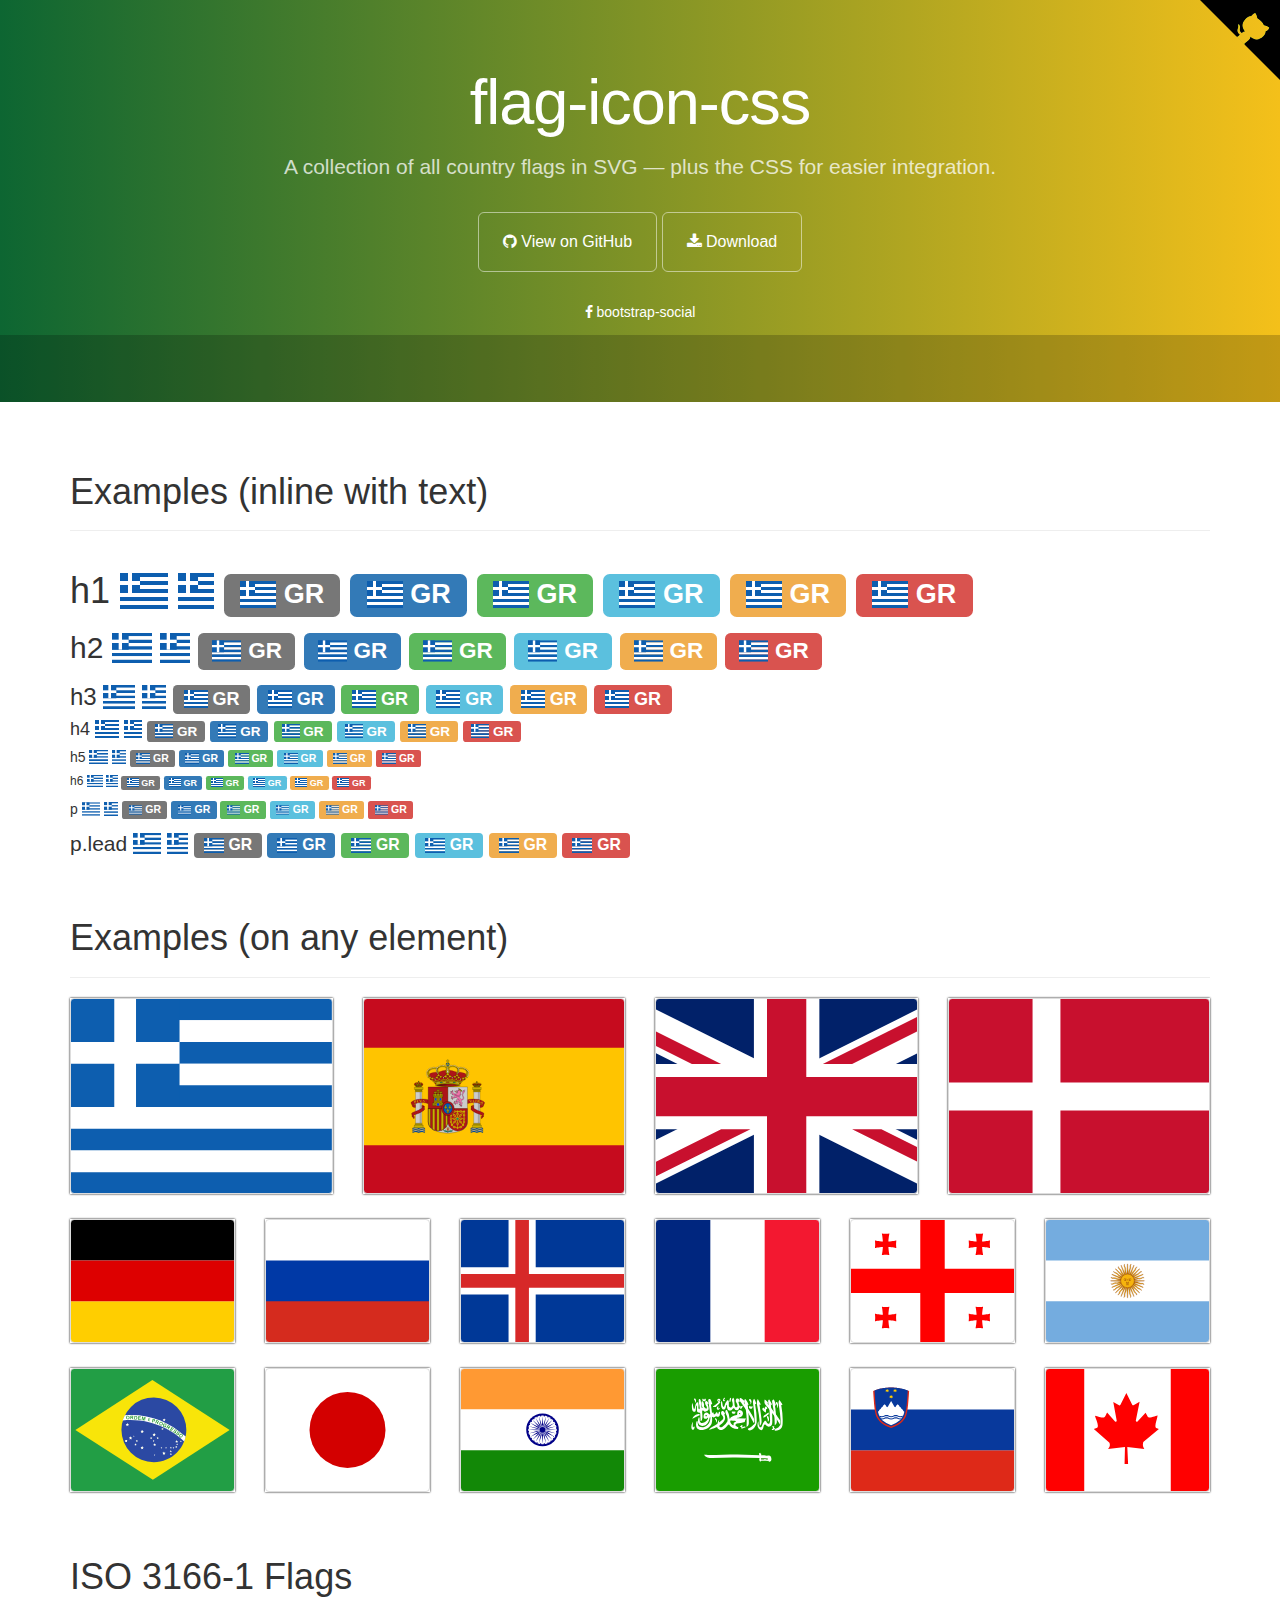
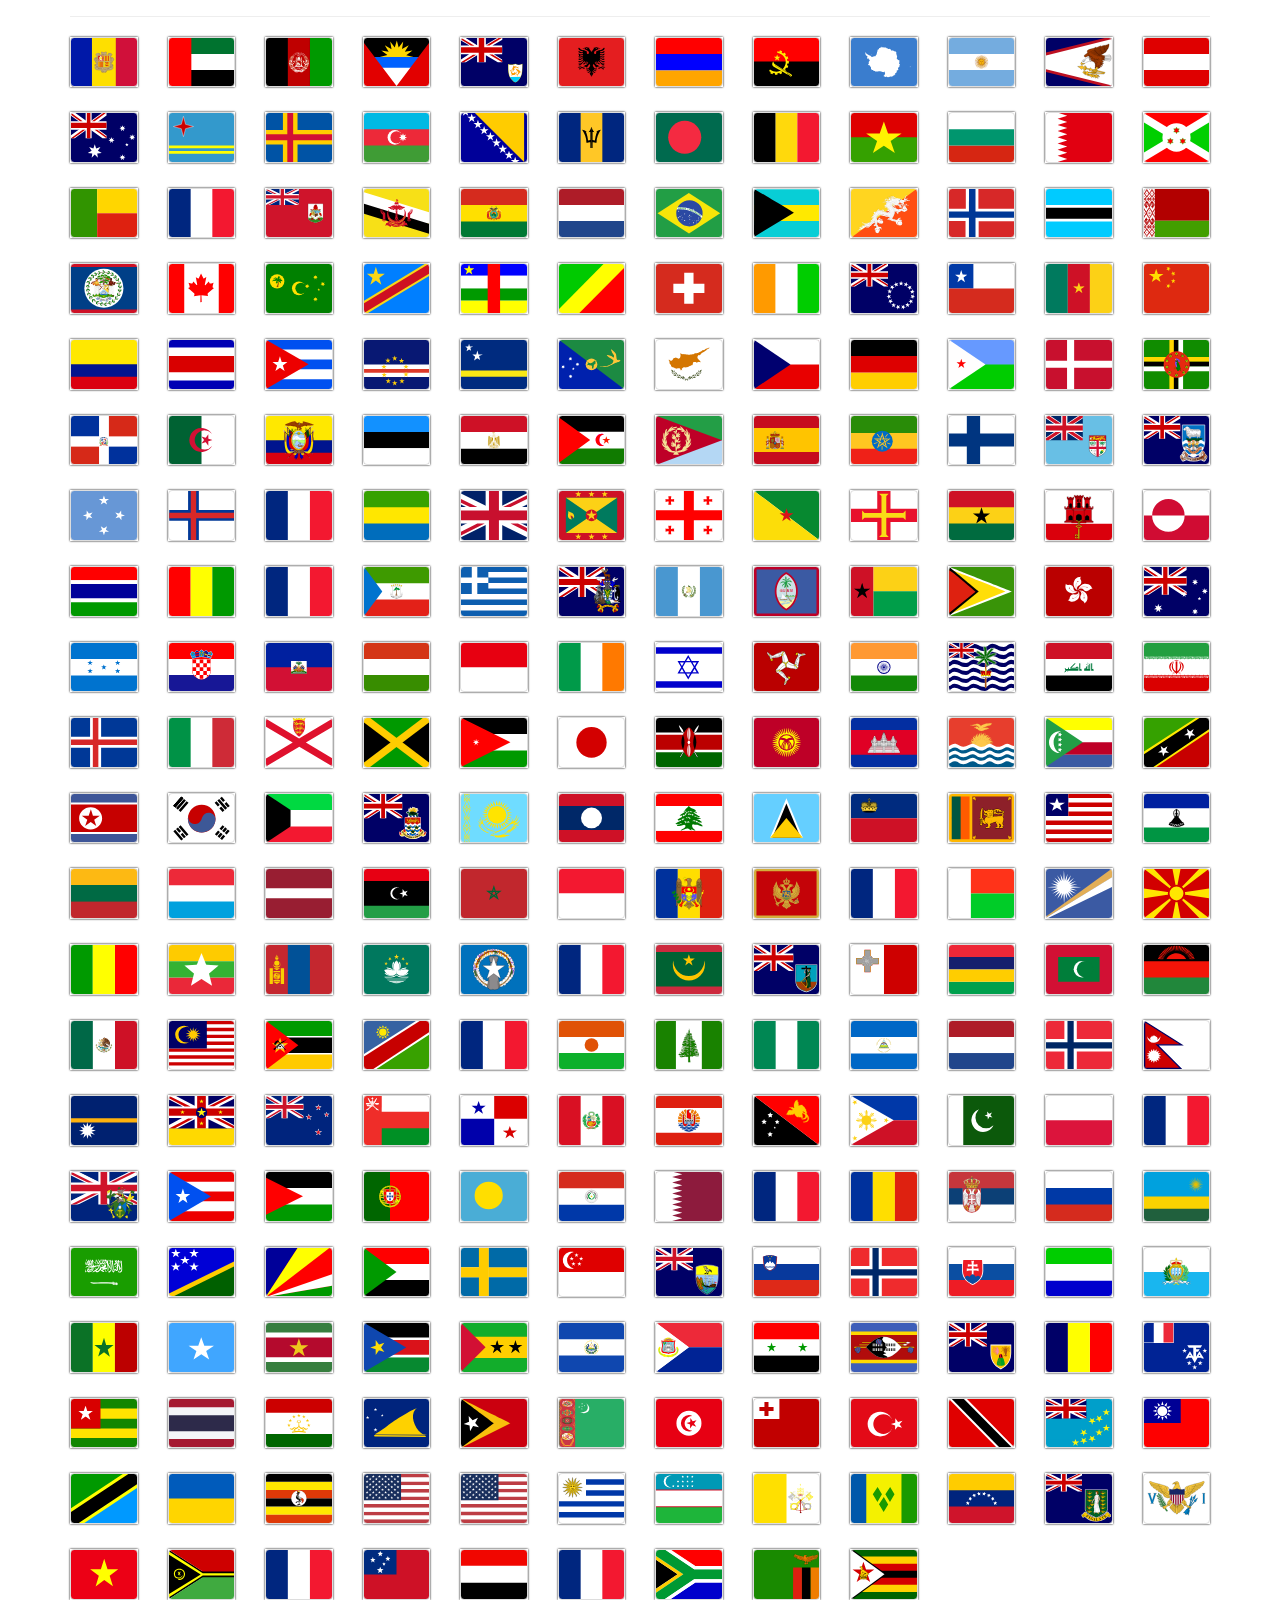
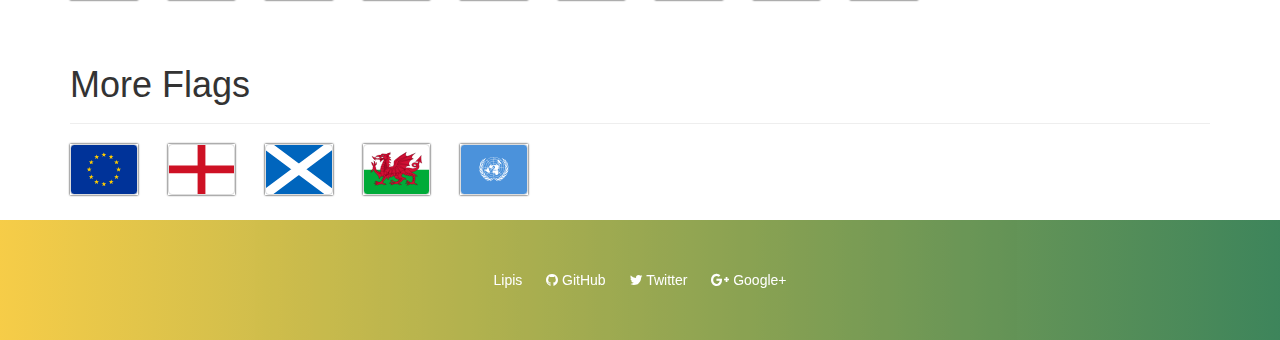
<file: Web/assets/vendors/iconfonts/flag-icon-css/index.html>
<!DOCTYPE html>
<html lang="en">
  <head>
    <meta charset="utf-8">
    <meta name="viewport" content="width=device-width, initial-scale=1.0">
    <meta property="og:type" content="website" />
    <meta property="og:url" content="https://lipis.github.io/flag-icon-css/" />
    <title>SVG Country Flags | flag-icon-css</title>
    <link href="https://maxcdn.bootstrapcdn.com/bootstrap/3.3.6/css/bootstrap.min.css" rel="stylesheet" id="bootstrap">
    <link href="https://maxcdn.bootstrapcdn.com/font-awesome/4.5.0/css/font-awesome.min.css" rel="stylesheet">
    <link href="./assets/docs.css" rel="stylesheet">
    <link href="./css/flag-icon.css" rel="stylesheet">
  </head>
  <body>
    <div class="jumbotron">
      <div class="container">
        <h1>flag-icon-css</h1>
        <p> A collection of all country flags in SVG — plus the CSS for easier integration. </p>
        <a href="https://github.com/lipis/flag-icon-css" class="btn btn-outline btn-lg"><span class="fa fa-github"></span> View on GitHub</a>
        <a href="https://github.com/lipis/flag-icon-css/archive/master.zip" class="btn btn-outline btn-lg"><span class="fa fa-download"></span> Download</a>
        <ul class="jumbotron-links">
          <li><a href="https://lipis.github.io/bootstrap-social"><span class="fa fa-facebook"></span> bootstrap-social</a></li>
        </ul>
      </div>
      <div class="bottom">
        <iframe src="https://ghbtns.com/github-btn.html?user=lipis&amp;repo=flag-icon-css&amp;type=watch&amp;count=true" class="social-share"></iframe>
      </div>
    </div>
    <script>
      if (window.location.hostname.indexOf('github') > 0)
      {
        window.location.replace("http://flag-icon-css.lip.is/");
      }
    </script>
    <div class="container">
      <section id="examples">
        <div class="page-header">
          <h1>Examples (inline with text)</h1>
        </div>
        <div class="no-wrap">
          <h1> h1 <span class="flag-icon flag-icon-gr"></span>
            <span class="flag-icon flag-icon-squared flag-icon-gr"></span>
            <span class="label label-default"><span class="flag-icon flag-icon-gr"></span> GR</span>
            <span class="label label-primary"><span class="flag-icon flag-icon-gr"></span> GR</span>
            <span class="label label-success"><span class="flag-icon flag-icon-gr"></span> GR</span>
            <span class="label label-info"><span class="flag-icon flag-icon-gr"></span> GR</span>
            <span class="label label-warning"><span class="flag-icon flag-icon-gr"></span> GR</span>
            <span class="label label-danger"><span class="flag-icon flag-icon-gr"></span> GR</span>
          </h1>
          <h2> h2 <span class="flag-icon flag-icon-gr"></span>
            <span class="flag-icon flag-icon-squared flag-icon-gr"></span>
            <span class="label label-default"><span class="flag-icon flag-icon-gr"></span> GR</span>
            <span class="label label-primary"><span class="flag-icon flag-icon-gr"></span> GR</span>
            <span class="label label-success"><span class="flag-icon flag-icon-gr"></span> GR</span>
            <span class="label label-info"><span class="flag-icon flag-icon-gr"></span> GR</span>
            <span class="label label-warning"><span class="flag-icon flag-icon-gr"></span> GR</span>
            <span class="label label-danger"><span class="flag-icon flag-icon-gr"></span> GR</span>
          </h2>
          <h3> h3 <span class="flag-icon flag-icon-gr"></span>
            <span class="flag-icon flag-icon-squared flag-icon-gr"></span>
            <span class="label label-default"><span class="flag-icon flag-icon-gr"></span> GR</span>
            <span class="label label-primary"><span class="flag-icon flag-icon-gr"></span> GR</span>
            <span class="label label-success"><span class="flag-icon flag-icon-gr"></span> GR</span>
            <span class="label label-info"><span class="flag-icon flag-icon-gr"></span> GR</span>
            <span class="label label-warning"><span class="flag-icon flag-icon-gr"></span> GR</span>
            <span class="label label-danger"><span class="flag-icon flag-icon-gr"></span> GR</span>
          </h3>
          <h4> h4 <span class="flag-icon flag-icon-gr"></span>
            <span class="flag-icon flag-icon-squared flag-icon-gr"></span>
            <span class="label label-default"><span class="flag-icon flag-icon-gr"></span> GR</span>
            <span class="label label-primary"><span class="flag-icon flag-icon-gr"></span> GR</span>
            <span class="label label-success"><span class="flag-icon flag-icon-gr"></span> GR</span>
            <span class="label label-info"><span class="flag-icon flag-icon-gr"></span> GR</span>
            <span class="label label-warning"><span class="flag-icon flag-icon-gr"></span> GR</span>
            <span class="label label-danger"><span class="flag-icon flag-icon-gr"></span> GR</span>
          </h4>
          <h5> h5 <span class="flag-icon flag-icon-gr"></span>
            <span class="flag-icon flag-icon-squared flag-icon-gr"></span>
            <span class="label label-default"><span class="flag-icon flag-icon-gr"></span> GR</span>
            <span class="label label-primary"><span class="flag-icon flag-icon-gr"></span> GR</span>
            <span class="label label-success"><span class="flag-icon flag-icon-gr"></span> GR</span>
            <span class="label label-info"><span class="flag-icon flag-icon-gr"></span> GR</span>
            <span class="label label-warning"><span class="flag-icon flag-icon-gr"></span> GR</span>
            <span class="label label-danger"><span class="flag-icon flag-icon-gr"></span> GR</span>
          </h5>
          <h6> h6 <span class="flag-icon flag-icon-gr"></span>
            <span class="flag-icon flag-icon-squared flag-icon-gr"></span>
            <span class="label label-default"><span class="flag-icon flag-icon-gr"></span> GR</span>
            <span class="label label-primary"><span class="flag-icon flag-icon-gr"></span> GR</span>
            <span class="label label-success"><span class="flag-icon flag-icon-gr"></span> GR</span>
            <span class="label label-info"><span class="flag-icon flag-icon-gr"></span> GR</span>
            <span class="label label-warning"><span class="flag-icon flag-icon-gr"></span> GR</span>
            <span class="label label-danger"><span class="flag-icon flag-icon-gr"></span> GR</span>
          </h6>
          <p> p <span class="flag-icon flag-icon-gr"></span>
            <span class="flag-icon flag-icon-squared flag-icon-gr"></span>
            <span class="label label-default"><span class="flag-icon flag-icon-gr"></span> GR</span>
            <span class="label label-primary"><span class="flag-icon flag-icon-gr"></span> GR</span>
            <span class="label label-success"><span class="flag-icon flag-icon-gr"></span> GR</span>
            <span class="label label-info"><span class="flag-icon flag-icon-gr"></span> GR</span>
            <span class="label label-warning"><span class="flag-icon flag-icon-gr"></span> GR</span>
            <span class="label label-danger"><span class="flag-icon flag-icon-gr"></span> GR</span>
          </p>
          <p class="lead"> p.lead <span class="flag-icon flag-icon-gr"></span>
            <span class="flag-icon flag-icon-squared flag-icon-gr"></span>
            <span class="label label-default"><span class="flag-icon flag-icon-gr"></span> GR</span>
            <span class="label label-primary"><span class="flag-icon flag-icon-gr"></span> GR</span>
            <span class="label label-success"><span class="flag-icon flag-icon-gr"></span> GR</span>
            <span class="label label-info"><span class="flag-icon flag-icon-gr"></span> GR</span>
            <span class="label label-warning"><span class="flag-icon flag-icon-gr"></span> GR</span>
            <span class="label label-danger"><span class="flag-icon flag-icon-gr"></span> GR</span>
          </p>
      </section>
      </section>
      <section id="more" class="d">
        <div class="page-header">
          <h1>Examples (on any element)</h1>
        </div>
        <div class="row">
          <div class="col-lg-3 col-md-4 col-sm-4 col-xs-6">
            <div class="flag-wrapper">
              <div class="img-thumbnail flag flag-icon-background flag-icon-gr"></div>
            </div>
          </div>
          <div class="col-lg-3 col-md-4 col-sm-4 col-xs-6">
            <div class="flag-wrapper">
              <div class="img-thumbnail flag flag-icon-background flag-icon-es"></div>
            </div>
          </div>
          <div class="col-lg-3 col-md-4 col-sm-4 col-xs-3">
            <div class="flag-wrapper">
              <div class="img-thumbnail flag flag-icon-background flag-icon-gb"></div>
            </div>
          </div>
          <div class="col-lg-3 col-sm-2 col-xs-3">
            <div class="flag-wrapper">
              <div class="img-thumbnail flag flag-icon-background flag-icon-dk"></div>
            </div>
          </div>
          <div class="col-sm-2 col-xs-3">
            <div class="flag-wrapper">
              <div class="img-thumbnail flag flag-icon-background flag-icon-de"></div>
            </div>
          </div>
          <div class="col-sm-2 col-xs-3">
            <div class="flag-wrapper">
              <div class="img-thumbnail flag flag-icon-background flag-icon-ru"></div>
            </div>
          </div>
          <div class="col-sm-2 col-xs-3">
            <div class="flag-wrapper">
              <div class="img-thumbnail flag flag-icon-background flag-icon-is"></div>
            </div>
          </div>
          <div class="col-sm-2 col-xs-3">
            <div class="flag-wrapper">
              <div class="img-thumbnail flag flag-icon-background flag-icon-fr"></div>
            </div>
          </div>
          <div class="col-sm-2 col-xs-3">
            <div class="flag-wrapper">
              <div class="img-thumbnail flag flag-icon-background flag-icon-ge"></div>
            </div>
          </div>
          <div class="col-sm-2 col-xs-3">
            <div class="flag-wrapper">
              <div class="img-thumbnail flag flag-icon-background flag-icon-ar"></div>
            </div>
          </div>
          <div class="col-sm-2 col-xs-3">
            <div class="flag-wrapper">
              <div class="img-thumbnail flag flag-icon-background flag-icon-br"></div>
            </div>
          </div>
          <div class="col-sm-2 col-xs-3">
            <div class="flag-wrapper">
              <div class="img-thumbnail flag flag-icon-background flag-icon-jp"></div>
            </div>
          </div>
          <div class="col-sm-2 col-xs-3 hidden-xs">
            <div class="flag-wrapper">
              <div class="img-thumbnail flag flag-icon-background flag-icon-in"></div>
            </div>
          </div>
          <div class="col-sm-2 col-xs-3">
            <div class="flag-wrapper">
              <div class="img-thumbnail flag flag-icon-background flag-icon-sa"></div>
            </div>
          </div>
          <div class="col-sm-2 col-xs-3">
            <div class="flag-wrapper">
              <div class="img-thumbnail flag flag-icon-background flag-icon-si"></div>
            </div>
          </div>
          <div class="col-sm-2 col-xs-3 visible-lg">
            <div class="flag-wrapper">
              <div class="img-thumbnail flag flag-icon-background flag-icon-ca"></div>
            </div>
          </div>
        </div>
      </section>
      <section class="all-flags">
        <div class="page-header">
          <h1>ISO 3166-1 Flags</h1>
        </div>
        <div class="row">
          <div class="col-md-1 col-sm-2 col-xs-3">
            <div class="flag-wrapper">
              <div class="img-thumbnail flag flag-icon-background flag-icon-ad" title="ad" id="ad"></div>
            </div>
          </div>
          <div class="col-md-1 col-sm-2 col-xs-3">
            <div class="flag-wrapper">
              <div class="img-thumbnail flag flag-icon-background flag-icon-ae" title="ae" id="ae"></div>
            </div>
          </div>
          <div class="col-md-1 col-sm-2 col-xs-3">
            <div class="flag-wrapper">
              <div class="img-thumbnail flag flag-icon-background flag-icon-af" title="af" id="af"></div>
            </div>
          </div>
          <div class="col-md-1 col-sm-2 col-xs-3">
            <div class="flag-wrapper">
              <div class="img-thumbnail flag flag-icon-background flag-icon-ag" title="ag" id="ag"></div>
            </div>
          </div>
          <div class="col-md-1 col-sm-2 col-xs-3">
            <div class="flag-wrapper">
              <div class="img-thumbnail flag flag-icon-background flag-icon-ai" title="ai" id="ai"></div>
            </div>
          </div>
          <div class="col-md-1 col-sm-2 col-xs-3">
            <div class="flag-wrapper">
              <div class="img-thumbnail flag flag-icon-background flag-icon-al" title="al" id="al"></div>
            </div>
          </div>
          <div class="col-md-1 col-sm-2 col-xs-3">
            <div class="flag-wrapper">
              <div class="img-thumbnail flag flag-icon-background flag-icon-am" title="am" id="am"></div>
            </div>
          </div>
          <div class="col-md-1 col-sm-2 col-xs-3">
            <div class="flag-wrapper">
              <div class="img-thumbnail flag flag-icon-background flag-icon-ao" title="ao" id="ao"></div>
            </div>
          </div>
          <div class="col-md-1 col-sm-2 col-xs-3">
            <div class="flag-wrapper">
              <div class="img-thumbnail flag flag-icon-background flag-icon-aq" title="aq" id="aq"></div>
            </div>
          </div>
          <div class="col-md-1 col-sm-2 col-xs-3">
            <div class="flag-wrapper">
              <div class="img-thumbnail flag flag-icon-background flag-icon-ar" title="ar" id="ar"></div>
            </div>
          </div>
          <div class="col-md-1 col-sm-2 col-xs-3">
            <div class="flag-wrapper">
              <div class="img-thumbnail flag flag-icon-background flag-icon-as" title="as" id="as"></div>
            </div>
          </div>
          <div class="col-md-1 col-sm-2 col-xs-3">
            <div class="flag-wrapper">
              <div class="img-thumbnail flag flag-icon-background flag-icon-at" title="at" id="at"></div>
            </div>
          </div>
          <div class="col-md-1 col-sm-2 col-xs-3">
            <div class="flag-wrapper">
              <div class="img-thumbnail flag flag-icon-background flag-icon-au" title="au" id="au"></div>
            </div>
          </div>
          <div class="col-md-1 col-sm-2 col-xs-3">
            <div class="flag-wrapper">
              <div class="img-thumbnail flag flag-icon-background flag-icon-aw" title="aw" id="aw"></div>
            </div>
          </div>
          <div class="col-md-1 col-sm-2 col-xs-3">
            <div class="flag-wrapper">
              <div class="img-thumbnail flag flag-icon-background flag-icon-ax" title="ax" id="ax"></div>
            </div>
          </div>
          <div class="col-md-1 col-sm-2 col-xs-3">
            <div class="flag-wrapper">
              <div class="img-thumbnail flag flag-icon-background flag-icon-az" title="az" id="az"></div>
            </div>
          </div>
          <div class="col-md-1 col-sm-2 col-xs-3">
            <div class="flag-wrapper">
              <div class="img-thumbnail flag flag-icon-background flag-icon-ba" title="ba" id="ba"></div>
            </div>
          </div>
          <div class="col-md-1 col-sm-2 col-xs-3">
            <div class="flag-wrapper">
              <div class="img-thumbnail flag flag-icon-background flag-icon-bb" title="bb" id="bb"></div>
            </div>
          </div>
          <div class="col-md-1 col-sm-2 col-xs-3">
            <div class="flag-wrapper">
              <div class="img-thumbnail flag flag-icon-background flag-icon-bd" title="bd" id="bd"></div>
            </div>
          </div>
          <div class="col-md-1 col-sm-2 col-xs-3">
            <div class="flag-wrapper">
              <div class="img-thumbnail flag flag-icon-background flag-icon-be" title="be" id="be"></div>
            </div>
          </div>
          <div class="col-md-1 col-sm-2 col-xs-3">
            <div class="flag-wrapper">
              <div class="img-thumbnail flag flag-icon-background flag-icon-bf" title="bf" id="bf"></div>
            </div>
          </div>
          <div class="col-md-1 col-sm-2 col-xs-3">
            <div class="flag-wrapper">
              <div class="img-thumbnail flag flag-icon-background flag-icon-bg" title="bg" id="bg"></div>
            </div>
          </div>
          <div class="col-md-1 col-sm-2 col-xs-3">
            <div class="flag-wrapper">
              <div class="img-thumbnail flag flag-icon-background flag-icon-bh" title="bh" id="bh"></div>
            </div>
          </div>
          <div class="col-md-1 col-sm-2 col-xs-3">
            <div class="flag-wrapper">
              <div class="img-thumbnail flag flag-icon-background flag-icon-bi" title="bi" id="bi"></div>
            </div>
          </div>
          <div class="col-md-1 col-sm-2 col-xs-3">
            <div class="flag-wrapper">
              <div class="img-thumbnail flag flag-icon-background flag-icon-bj" title="bj" id="bj"></div>
            </div>
          </div>
          <div class="col-md-1 col-sm-2 col-xs-3">
            <div class="flag-wrapper">
              <div class="img-thumbnail flag flag-icon-background flag-icon-bl" title="bl" id="bl"></div>
            </div>
          </div>
          <div class="col-md-1 col-sm-2 col-xs-3">
            <div class="flag-wrapper">
              <div class="img-thumbnail flag flag-icon-background flag-icon-bm" title="bm" id="bm"></div>
            </div>
          </div>
          <div class="col-md-1 col-sm-2 col-xs-3">
            <div class="flag-wrapper">
              <div class="img-thumbnail flag flag-icon-background flag-icon-bn" title="bn" id="bn"></div>
            </div>
          </div>
          <div class="col-md-1 col-sm-2 col-xs-3">
            <div class="flag-wrapper">
              <div class="img-thumbnail flag flag-icon-background flag-icon-bo" title="bo" id="bo"></div>
            </div>
          </div>
          <div class="col-md-1 col-sm-2 col-xs-3">
            <div class="flag-wrapper">
              <div class="img-thumbnail flag flag-icon-background flag-icon-bq" title="bq" id="bq"></div>
            </div>
          </div>
          <div class="col-md-1 col-sm-2 col-xs-3">
            <div class="flag-wrapper">
              <div class="img-thumbnail flag flag-icon-background flag-icon-br" title="br" id="br"></div>
            </div>
          </div>
          <div class="col-md-1 col-sm-2 col-xs-3">
            <div class="flag-wrapper">
              <div class="img-thumbnail flag flag-icon-background flag-icon-bs" title="bs" id="bs"></div>
            </div>
          </div>
          <div class="col-md-1 col-sm-2 col-xs-3">
            <div class="flag-wrapper">
              <div class="img-thumbnail flag flag-icon-background flag-icon-bt" title="bt" id="bt"></div>
            </div>
          </div>
          <div class="col-md-1 col-sm-2 col-xs-3">
            <div class="flag-wrapper">
              <div class="img-thumbnail flag flag-icon-background flag-icon-bv" title="bv" id="bv"></div>
            </div>
          </div>
          <div class="col-md-1 col-sm-2 col-xs-3">
            <div class="flag-wrapper">
              <div class="img-thumbnail flag flag-icon-background flag-icon-bw" title="bw" id="bw"></div>
            </div>
          </div>
          <div class="col-md-1 col-sm-2 col-xs-3">
            <div class="flag-wrapper">
              <div class="img-thumbnail flag flag-icon-background flag-icon-by" title="by" id="by"></div>
            </div>
          </div>
          <div class="col-md-1 col-sm-2 col-xs-3">
            <div class="flag-wrapper">
              <div class="img-thumbnail flag flag-icon-background flag-icon-bz" title="bz" id="bz"></div>
            </div>
          </div>
          <div class="col-md-1 col-sm-2 col-xs-3">
            <div class="flag-wrapper">
              <div class="img-thumbnail flag flag-icon-background flag-icon-ca" title="ca" id="ca"></div>
            </div>
          </div>
          <div class="col-md-1 col-sm-2 col-xs-3">
            <div class="flag-wrapper">
              <div class="img-thumbnail flag flag-icon-background flag-icon-cc" title="cc" id="cc"></div>
            </div>
          </div>
          <div class="col-md-1 col-sm-2 col-xs-3">
            <div class="flag-wrapper">
              <div class="img-thumbnail flag flag-icon-background flag-icon-cd" title="cd" id="cd"></div>
            </div>
          </div>
          <div class="col-md-1 col-sm-2 col-xs-3">
            <div class="flag-wrapper">
              <div class="img-thumbnail flag flag-icon-background flag-icon-cf" title="cf" id="cf"></div>
            </div>
          </div>
          <div class="col-md-1 col-sm-2 col-xs-3">
            <div class="flag-wrapper">
              <div class="img-thumbnail flag flag-icon-background flag-icon-cg" title="cg" id="cg"></div>
            </div>
          </div>
          <div class="col-md-1 col-sm-2 col-xs-3">
            <div class="flag-wrapper">
              <div class="img-thumbnail flag flag-icon-background flag-icon-ch" title="ch" id="ch"></div>
            </div>
          </div>
          <div class="col-md-1 col-sm-2 col-xs-3">
            <div class="flag-wrapper">
              <div class="img-thumbnail flag flag-icon-background flag-icon-ci" title="ci" id="ci"></div>
            </div>
          </div>
          <div class="col-md-1 col-sm-2 col-xs-3">
            <div class="flag-wrapper">
              <div class="img-thumbnail flag flag-icon-background flag-icon-ck" title="ck" id="ck"></div>
            </div>
          </div>
          <div class="col-md-1 col-sm-2 col-xs-3">
            <div class="flag-wrapper">
              <div class="img-thumbnail flag flag-icon-background flag-icon-cl" title="cl" id="cl"></div>
            </div>
          </div>
          <div class="col-md-1 col-sm-2 col-xs-3">
            <div class="flag-wrapper">
              <div class="img-thumbnail flag flag-icon-background flag-icon-cm" title="cm" id="cm"></div>
            </div>
          </div>
          <div class="col-md-1 col-sm-2 col-xs-3">
            <div class="flag-wrapper">
              <div class="img-thumbnail flag flag-icon-background flag-icon-cn" title="cn" id="cn"></div>
            </div>
          </div>
          <div class="col-md-1 col-sm-2 col-xs-3">
            <div class="flag-wrapper">
              <div class="img-thumbnail flag flag-icon-background flag-icon-co" title="co" id="co"></div>
            </div>
          </div>
          <div class="col-md-1 col-sm-2 col-xs-3">
            <div class="flag-wrapper">
              <div class="img-thumbnail flag flag-icon-background flag-icon-cr" title="cr" id="cr"></div>
            </div>
          </div>
          <div class="col-md-1 col-sm-2 col-xs-3">
            <div class="flag-wrapper">
              <div class="img-thumbnail flag flag-icon-background flag-icon-cu" title="cu" id="cu"></div>
            </div>
          </div>
          <div class="col-md-1 col-sm-2 col-xs-3">
            <div class="flag-wrapper">
              <div class="img-thumbnail flag flag-icon-background flag-icon-cv" title="cv" id="cv"></div>
            </div>
          </div>
          <div class="col-md-1 col-sm-2 col-xs-3">
            <div class="flag-wrapper">
              <div class="img-thumbnail flag flag-icon-background flag-icon-cw" title="cw" id="cw"></div>
            </div>
          </div>
          <div class="col-md-1 col-sm-2 col-xs-3">
            <div class="flag-wrapper">
              <div class="img-thumbnail flag flag-icon-background flag-icon-cx" title="cx" id="cx"></div>
            </div>
          </div>
          <div class="col-md-1 col-sm-2 col-xs-3">
            <div class="flag-wrapper">
              <div class="img-thumbnail flag flag-icon-background flag-icon-cy" title="cy" id="cy"></div>
            </div>
          </div>
          <div class="col-md-1 col-sm-2 col-xs-3">
            <div class="flag-wrapper">
              <div class="img-thumbnail flag flag-icon-background flag-icon-cz" title="cz" id="cz"></div>
            </div>
          </div>
          <div class="col-md-1 col-sm-2 col-xs-3">
            <div class="flag-wrapper">
              <div class="img-thumbnail flag flag-icon-background flag-icon-de" title="de" id="de"></div>
            </div>
          </div>
          <div class="col-md-1 col-sm-2 col-xs-3">
            <div class="flag-wrapper">
              <div class="img-thumbnail flag flag-icon-background flag-icon-dj" title="dj" id="dj"></div>
            </div>
          </div>
          <div class="col-md-1 col-sm-2 col-xs-3">
            <div class="flag-wrapper">
              <div class="img-thumbnail flag flag-icon-background flag-icon-dk" title="dk" id="dk"></div>
            </div>
          </div>
          <div class="col-md-1 col-sm-2 col-xs-3">
            <div class="flag-wrapper">
              <div class="img-thumbnail flag flag-icon-background flag-icon-dm" title="dm" id="dm"></div>
            </div>
          </div>
          <div class="col-md-1 col-sm-2 col-xs-3">
            <div class="flag-wrapper">
              <div class="img-thumbnail flag flag-icon-background flag-icon-do" title="do" id="do"></div>
            </div>
          </div>
          <div class="col-md-1 col-sm-2 col-xs-3">
            <div class="flag-wrapper">
              <div class="img-thumbnail flag flag-icon-background flag-icon-dz" title="dz" id="dz"></div>
            </div>
          </div>
          <div class="col-md-1 col-sm-2 col-xs-3">
            <div class="flag-wrapper">
              <div class="img-thumbnail flag flag-icon-background flag-icon-ec" title="ec" id="ec"></div>
            </div>
          </div>
          <div class="col-md-1 col-sm-2 col-xs-3">
            <div class="flag-wrapper">
              <div class="img-thumbnail flag flag-icon-background flag-icon-ee" title="ee" id="ee"></div>
            </div>
          </div>
          <div class="col-md-1 col-sm-2 col-xs-3">
            <div class="flag-wrapper">
              <div class="img-thumbnail flag flag-icon-background flag-icon-eg" title="eg" id="eg"></div>
            </div>
          </div>
          <div class="col-md-1 col-sm-2 col-xs-3">
            <div class="flag-wrapper">
              <div class="img-thumbnail flag flag-icon-background flag-icon-eh" title="eh" id="eh"></div>
            </div>
          </div>
          <div class="col-md-1 col-sm-2 col-xs-3">
            <div class="flag-wrapper">
              <div class="img-thumbnail flag flag-icon-background flag-icon-er" title="er" id="er"></div>
            </div>
          </div>
          <div class="col-md-1 col-sm-2 col-xs-3">
            <div class="flag-wrapper">
              <div class="img-thumbnail flag flag-icon-background flag-icon-es" title="es" id="es"></div>
            </div>
          </div>
          <div class="col-md-1 col-sm-2 col-xs-3">
            <div class="flag-wrapper">
              <div class="img-thumbnail flag flag-icon-background flag-icon-et" title="et" id="et"></div>
            </div>
          </div>
          <div class="col-md-1 col-sm-2 col-xs-3">
            <div class="flag-wrapper">
              <div class="img-thumbnail flag flag-icon-background flag-icon-fi" title="fi" id="fi"></div>
            </div>
          </div>
          <div class="col-md-1 col-sm-2 col-xs-3">
            <div class="flag-wrapper">
              <div class="img-thumbnail flag flag-icon-background flag-icon-fj" title="fj" id="fj"></div>
            </div>
          </div>
          <div class="col-md-1 col-sm-2 col-xs-3">
            <div class="flag-wrapper">
              <div class="img-thumbnail flag flag-icon-background flag-icon-fk" title="fk" id="fk"></div>
            </div>
          </div>
          <div class="col-md-1 col-sm-2 col-xs-3">
            <div class="flag-wrapper">
              <div class="img-thumbnail flag flag-icon-background flag-icon-fm" title="fm" id="fm"></div>
            </div>
          </div>
          <div class="col-md-1 col-sm-2 col-xs-3">
            <div class="flag-wrapper">
              <div class="img-thumbnail flag flag-icon-background flag-icon-fo" title="fo" id="fo"></div>
            </div>
          </div>
          <div class="col-md-1 col-sm-2 col-xs-3">
            <div class="flag-wrapper">
              <div class="img-thumbnail flag flag-icon-background flag-icon-fr" title="fr" id="fr"></div>
            </div>
          </div>
          <div class="col-md-1 col-sm-2 col-xs-3">
            <div class="flag-wrapper">
              <div class="img-thumbnail flag flag-icon-background flag-icon-ga" title="ga" id="ga"></div>
            </div>
          </div>
          <div class="col-md-1 col-sm-2 col-xs-3">
            <div class="flag-wrapper">
              <div class="img-thumbnail flag flag-icon-background flag-icon-gb" title="gb" id="gb"></div>
            </div>
          </div>
          <div class="col-md-1 col-sm-2 col-xs-3">
            <div class="flag-wrapper">
              <div class="img-thumbnail flag flag-icon-background flag-icon-gd" title="gd" id="gd"></div>
            </div>
          </div>
          <div class="col-md-1 col-sm-2 col-xs-3">
            <div class="flag-wrapper">
              <div class="img-thumbnail flag flag-icon-background flag-icon-ge" title="ge" id="ge"></div>
            </div>
          </div>
          <div class="col-md-1 col-sm-2 col-xs-3">
            <div class="flag-wrapper">
              <div class="img-thumbnail flag flag-icon-background flag-icon-gf" title="gf" id="gf"></div>
            </div>
          </div>
          <div class="col-md-1 col-sm-2 col-xs-3">
            <div class="flag-wrapper">
              <div class="img-thumbnail flag flag-icon-background flag-icon-gg" title="gg" id="gg"></div>
            </div>
          </div>
          <div class="col-md-1 col-sm-2 col-xs-3">
            <div class="flag-wrapper">
              <div class="img-thumbnail flag flag-icon-background flag-icon-gh" title="gh" id="gh"></div>
            </div>
          </div>
          <div class="col-md-1 col-sm-2 col-xs-3">
            <div class="flag-wrapper">
              <div class="img-thumbnail flag flag-icon-background flag-icon-gi" title="gi" id="gi"></div>
            </div>
          </div>
          <div class="col-md-1 col-sm-2 col-xs-3">
            <div class="flag-wrapper">
              <div class="img-thumbnail flag flag-icon-background flag-icon-gl" title="gl" id="gl"></div>
            </div>
          </div>
          <div class="col-md-1 col-sm-2 col-xs-3">
            <div class="flag-wrapper">
              <div class="img-thumbnail flag flag-icon-background flag-icon-gm" title="gm" id="gm"></div>
            </div>
          </div>
          <div class="col-md-1 col-sm-2 col-xs-3">
            <div class="flag-wrapper">
              <div class="img-thumbnail flag flag-icon-background flag-icon-gn" title="gn" id="gn"></div>
            </div>
          </div>
          <div class="col-md-1 col-sm-2 col-xs-3">
            <div class="flag-wrapper">
              <div class="img-thumbnail flag flag-icon-background flag-icon-gp" title="gp" id="gp"></div>
            </div>
          </div>
          <div class="col-md-1 col-sm-2 col-xs-3">
            <div class="flag-wrapper">
              <div class="img-thumbnail flag flag-icon-background flag-icon-gq" title="gq" id="gq"></div>
            </div>
          </div>
          <div class="col-md-1 col-sm-2 col-xs-3">
            <div class="flag-wrapper">
              <div class="img-thumbnail flag flag-icon-background flag-icon-gr" title="gr" id="gr"></div>
            </div>
          </div>
          <div class="col-md-1 col-sm-2 col-xs-3">
            <div class="flag-wrapper">
              <div class="img-thumbnail flag flag-icon-background flag-icon-gs" title="gs" id="gs"></div>
            </div>
          </div>
          <div class="col-md-1 col-sm-2 col-xs-3">
            <div class="flag-wrapper">
              <div class="img-thumbnail flag flag-icon-background flag-icon-gt" title="gt" id="gt"></div>
            </div>
          </div>
          <div class="col-md-1 col-sm-2 col-xs-3">
            <div class="flag-wrapper">
              <div class="img-thumbnail flag flag-icon-background flag-icon-gu" title="gu" id="gu"></div>
            </div>
          </div>
          <div class="col-md-1 col-sm-2 col-xs-3">
            <div class="flag-wrapper">
              <div class="img-thumbnail flag flag-icon-background flag-icon-gw" title="gw" id="gw"></div>
            </div>
          </div>
          <div class="col-md-1 col-sm-2 col-xs-3">
            <div class="flag-wrapper">
              <div class="img-thumbnail flag flag-icon-background flag-icon-gy" title="gy" id="gy"></div>
            </div>
          </div>
          <div class="col-md-1 col-sm-2 col-xs-3">
            <div class="flag-wrapper">
              <div class="img-thumbnail flag flag-icon-background flag-icon-hk" title="hk" id="hk"></div>
            </div>
          </div>
          <div class="col-md-1 col-sm-2 col-xs-3">
            <div class="flag-wrapper">
              <div class="img-thumbnail flag flag-icon-background flag-icon-hm" title="hm" id="hm"></div>
            </div>
          </div>
          <div class="col-md-1 col-sm-2 col-xs-3">
            <div class="flag-wrapper">
              <div class="img-thumbnail flag flag-icon-background flag-icon-hn" title="hn" id="hn"></div>
            </div>
          </div>
          <div class="col-md-1 col-sm-2 col-xs-3">
            <div class="flag-wrapper">
              <div class="img-thumbnail flag flag-icon-background flag-icon-hr" title="hr" id="hr"></div>
            </div>
          </div>
          <div class="col-md-1 col-sm-2 col-xs-3">
            <div class="flag-wrapper">
              <div class="img-thumbnail flag flag-icon-background flag-icon-ht" title="ht" id="ht"></div>
            </div>
          </div>
          <div class="col-md-1 col-sm-2 col-xs-3">
            <div class="flag-wrapper">
              <div class="img-thumbnail flag flag-icon-background flag-icon-hu" title="hu" id="hu"></div>
            </div>
          </div>
          <div class="col-md-1 col-sm-2 col-xs-3">
            <div class="flag-wrapper">
              <div class="img-thumbnail flag flag-icon-background flag-icon-id" title="id" id="id"></div>
            </div>
          </div>
          <div class="col-md-1 col-sm-2 col-xs-3">
            <div class="flag-wrapper">
              <div class="img-thumbnail flag flag-icon-background flag-icon-ie" title="ie" id="ie"></div>
            </div>
          </div>
          <div class="col-md-1 col-sm-2 col-xs-3">
            <div class="flag-wrapper">
              <div class="img-thumbnail flag flag-icon-background flag-icon-il" title="il" id="il"></div>
            </div>
          </div>
          <div class="col-md-1 col-sm-2 col-xs-3">
            <div class="flag-wrapper">
              <div class="img-thumbnail flag flag-icon-background flag-icon-im" title="im" id="im"></div>
            </div>
          </div>
          <div class="col-md-1 col-sm-2 col-xs-3">
            <div class="flag-wrapper">
              <div class="img-thumbnail flag flag-icon-background flag-icon-in" title="in" id="in"></div>
            </div>
          </div>
          <div class="col-md-1 col-sm-2 col-xs-3">
            <div class="flag-wrapper">
              <div class="img-thumbnail flag flag-icon-background flag-icon-io" title="io" id="io"></div>
            </div>
          </div>
          <div class="col-md-1 col-sm-2 col-xs-3">
            <div class="flag-wrapper">
              <div class="img-thumbnail flag flag-icon-background flag-icon-iq" title="iq" id="iq"></div>
            </div>
          </div>
          <div class="col-md-1 col-sm-2 col-xs-3">
            <div class="flag-wrapper">
              <div class="img-thumbnail flag flag-icon-background flag-icon-ir" title="ir" id="ir"></div>
            </div>
          </div>
          <div class="col-md-1 col-sm-2 col-xs-3">
            <div class="flag-wrapper">
              <div class="img-thumbnail flag flag-icon-background flag-icon-is" title="is" id="is"></div>
            </div>
          </div>
          <div class="col-md-1 col-sm-2 col-xs-3">
            <div class="flag-wrapper">
              <div class="img-thumbnail flag flag-icon-background flag-icon-it" title="it" id="it"></div>
            </div>
          </div>
          <div class="col-md-1 col-sm-2 col-xs-3">
            <div class="flag-wrapper">
              <div class="img-thumbnail flag flag-icon-background flag-icon-je" title="je" id="je"></div>
            </div>
          </div>
          <div class="col-md-1 col-sm-2 col-xs-3">
            <div class="flag-wrapper">
              <div class="img-thumbnail flag flag-icon-background flag-icon-jm" title="jm" id="jm"></div>
            </div>
          </div>
          <div class="col-md-1 col-sm-2 col-xs-3">
            <div class="flag-wrapper">
              <div class="img-thumbnail flag flag-icon-background flag-icon-jo" title="jo" id="jo"></div>
            </div>
          </div>
          <div class="col-md-1 col-sm-2 col-xs-3">
            <div class="flag-wrapper">
              <div class="img-thumbnail flag flag-icon-background flag-icon-jp" title="jp" id="jp"></div>
            </div>
          </div>
          <div class="col-md-1 col-sm-2 col-xs-3">
            <div class="flag-wrapper">
              <div class="img-thumbnail flag flag-icon-background flag-icon-ke" title="ke" id="ke"></div>
            </div>
          </div>
          <div class="col-md-1 col-sm-2 col-xs-3">
            <div class="flag-wrapper">
              <div class="img-thumbnail flag flag-icon-background flag-icon-kg" title="kg" id="kg"></div>
            </div>
          </div>
          <div class="col-md-1 col-sm-2 col-xs-3">
            <div class="flag-wrapper">
              <div class="img-thumbnail flag flag-icon-background flag-icon-kh" title="kh" id="kh"></div>
            </div>
          </div>
          <div class="col-md-1 col-sm-2 col-xs-3">
            <div class="flag-wrapper">
              <div class="img-thumbnail flag flag-icon-background flag-icon-ki" title="ki" id="ki"></div>
            </div>
          </div>
          <div class="col-md-1 col-sm-2 col-xs-3">
            <div class="flag-wrapper">
              <div class="img-thumbnail flag flag-icon-background flag-icon-km" title="km" id="km"></div>
            </div>
          </div>
          <div class="col-md-1 col-sm-2 col-xs-3">
            <div class="flag-wrapper">
              <div class="img-thumbnail flag flag-icon-background flag-icon-kn" title="kn" id="kn"></div>
            </div>
          </div>
          <div class="col-md-1 col-sm-2 col-xs-3">
            <div class="flag-wrapper">
              <div class="img-thumbnail flag flag-icon-background flag-icon-kp" title="kp" id="kp"></div>
            </div>
          </div>
          <div class="col-md-1 col-sm-2 col-xs-3">
            <div class="flag-wrapper">
              <div class="img-thumbnail flag flag-icon-background flag-icon-kr" title="kr" id="kr"></div>
            </div>
          </div>
          <div class="col-md-1 col-sm-2 col-xs-3">
            <div class="flag-wrapper">
              <div class="img-thumbnail flag flag-icon-background flag-icon-kw" title="kw" id="kw"></div>
            </div>
          </div>
          <div class="col-md-1 col-sm-2 col-xs-3">
            <div class="flag-wrapper">
              <div class="img-thumbnail flag flag-icon-background flag-icon-ky" title="ky" id="ky"></div>
            </div>
          </div>
          <div class="col-md-1 col-sm-2 col-xs-3">
            <div class="flag-wrapper">
              <div class="img-thumbnail flag flag-icon-background flag-icon-kz" title="kz" id="kz"></div>
            </div>
          </div>
          <div class="col-md-1 col-sm-2 col-xs-3">
            <div class="flag-wrapper">
              <div class="img-thumbnail flag flag-icon-background flag-icon-la" title="la" id="la"></div>
            </div>
          </div>
          <div class="col-md-1 col-sm-2 col-xs-3">
            <div class="flag-wrapper">
              <div class="img-thumbnail flag flag-icon-background flag-icon-lb" title="lb" id="lb"></div>
            </div>
          </div>
          <div class="col-md-1 col-sm-2 col-xs-3">
            <div class="flag-wrapper">
              <div class="img-thumbnail flag flag-icon-background flag-icon-lc" title="lc" id="lc"></div>
            </div>
          </div>
          <div class="col-md-1 col-sm-2 col-xs-3">
            <div class="flag-wrapper">
              <div class="img-thumbnail flag flag-icon-background flag-icon-li" title="li" id="li"></div>
            </div>
          </div>
          <div class="col-md-1 col-sm-2 col-xs-3">
            <div class="flag-wrapper">
              <div class="img-thumbnail flag flag-icon-background flag-icon-lk" title="lk" id="lk"></div>
            </div>
          </div>
          <div class="col-md-1 col-sm-2 col-xs-3">
            <div class="flag-wrapper">
              <div class="img-thumbnail flag flag-icon-background flag-icon-lr" title="lr" id="lr"></div>
            </div>
          </div>
          <div class="col-md-1 col-sm-2 col-xs-3">
            <div class="flag-wrapper">
              <div class="img-thumbnail flag flag-icon-background flag-icon-ls" title="ls" id="ls"></div>
            </div>
          </div>
          <div class="col-md-1 col-sm-2 col-xs-3">
            <div class="flag-wrapper">
              <div class="img-thumbnail flag flag-icon-background flag-icon-lt" title="lt" id="lt"></div>
            </div>
          </div>
          <div class="col-md-1 col-sm-2 col-xs-3">
            <div class="flag-wrapper">
              <div class="img-thumbnail flag flag-icon-background flag-icon-lu" title="lu" id="lu"></div>
            </div>
          </div>
          <div class="col-md-1 col-sm-2 col-xs-3">
            <div class="flag-wrapper">
              <div class="img-thumbnail flag flag-icon-background flag-icon-lv" title="lv" id="lv"></div>
            </div>
          </div>
          <div class="col-md-1 col-sm-2 col-xs-3">
            <div class="flag-wrapper">
              <div class="img-thumbnail flag flag-icon-background flag-icon-ly" title="ly" id="ly"></div>
            </div>
          </div>
          <div class="col-md-1 col-sm-2 col-xs-3">
            <div class="flag-wrapper">
              <div class="img-thumbnail flag flag-icon-background flag-icon-ma" title="ma" id="ma"></div>
            </div>
          </div>
          <div class="col-md-1 col-sm-2 col-xs-3">
            <div class="flag-wrapper">
              <div class="img-thumbnail flag flag-icon-background flag-icon-mc" title="mc" id="mc"></div>
            </div>
          </div>
          <div class="col-md-1 col-sm-2 col-xs-3">
            <div class="flag-wrapper">
              <div class="img-thumbnail flag flag-icon-background flag-icon-md" title="md" id="md"></div>
            </div>
          </div>
          <div class="col-md-1 col-sm-2 col-xs-3">
            <div class="flag-wrapper">
              <div class="img-thumbnail flag flag-icon-background flag-icon-me" title="me" id="me"></div>
            </div>
          </div>
          <div class="col-md-1 col-sm-2 col-xs-3">
            <div class="flag-wrapper">
              <div class="img-thumbnail flag flag-icon-background flag-icon-mf" title="mf" id="mf"></div>
            </div>
          </div>
          <div class="col-md-1 col-sm-2 col-xs-3">
            <div class="flag-wrapper">
              <div class="img-thumbnail flag flag-icon-background flag-icon-mg" title="mg" id="mg"></div>
            </div>
          </div>
          <div class="col-md-1 col-sm-2 col-xs-3">
            <div class="flag-wrapper">
              <div class="img-thumbnail flag flag-icon-background flag-icon-mh" title="mh" id="mh"></div>
            </div>
          </div>
          <div class="col-md-1 col-sm-2 col-xs-3">
            <div class="flag-wrapper">
              <div class="img-thumbnail flag flag-icon-background flag-icon-mk" title="mk" id="mk"></div>
            </div>
          </div>
          <div class="col-md-1 col-sm-2 col-xs-3">
            <div class="flag-wrapper">
              <div class="img-thumbnail flag flag-icon-background flag-icon-ml" title="ml" id="ml"></div>
            </div>
          </div>
          <div class="col-md-1 col-sm-2 col-xs-3">
            <div class="flag-wrapper">
              <div class="img-thumbnail flag flag-icon-background flag-icon-mm" title="mm" id="mm"></div>
            </div>
          </div>
          <div class="col-md-1 col-sm-2 col-xs-3">
            <div class="flag-wrapper">
              <div class="img-thumbnail flag flag-icon-background flag-icon-mn" title="mn" id="mn"></div>
            </div>
          </div>
          <div class="col-md-1 col-sm-2 col-xs-3">
            <div class="flag-wrapper">
              <div class="img-thumbnail flag flag-icon-background flag-icon-mo" title="mo" id="mo"></div>
            </div>
          </div>
          <div class="col-md-1 col-sm-2 col-xs-3">
            <div class="flag-wrapper">
              <div class="img-thumbnail flag flag-icon-background flag-icon-mp" title="mp" id="mp"></div>
            </div>
          </div>
          <div class="col-md-1 col-sm-2 col-xs-3">
            <div class="flag-wrapper">
              <div class="img-thumbnail flag flag-icon-background flag-icon-mq" title="mq" id="mq"></div>
            </div>
          </div>
          <div class="col-md-1 col-sm-2 col-xs-3">
            <div class="flag-wrapper">
              <div class="img-thumbnail flag flag-icon-background flag-icon-mr" title="mr" id="mr"></div>
            </div>
          </div>
          <div class="col-md-1 col-sm-2 col-xs-3">
            <div class="flag-wrapper">
              <div class="img-thumbnail flag flag-icon-background flag-icon-ms" title="ms" id="ms"></div>
            </div>
          </div>
          <div class="col-md-1 col-sm-2 col-xs-3">
            <div class="flag-wrapper">
              <div class="img-thumbnail flag flag-icon-background flag-icon-mt" title="mt" id="mt"></div>
            </div>
          </div>
          <div class="col-md-1 col-sm-2 col-xs-3">
            <div class="flag-wrapper">
              <div class="img-thumbnail flag flag-icon-background flag-icon-mu" title="mu" id="mu"></div>
            </div>
          </div>
          <div class="col-md-1 col-sm-2 col-xs-3">
            <div class="flag-wrapper">
              <div class="img-thumbnail flag flag-icon-background flag-icon-mv" title="mv" id="mv"></div>
            </div>
          </div>
          <div class="col-md-1 col-sm-2 col-xs-3">
            <div class="flag-wrapper">
              <div class="img-thumbnail flag flag-icon-background flag-icon-mw" title="mw" id="mw"></div>
            </div>
          </div>
          <div class="col-md-1 col-sm-2 col-xs-3">
            <div class="flag-wrapper">
              <div class="img-thumbnail flag flag-icon-background flag-icon-mx" title="mx" id="mx"></div>
            </div>
          </div>
          <div class="col-md-1 col-sm-2 col-xs-3">
            <div class="flag-wrapper">
              <div class="img-thumbnail flag flag-icon-background flag-icon-my" title="my" id="my"></div>
            </div>
          </div>
          <div class="col-md-1 col-sm-2 col-xs-3">
            <div class="flag-wrapper">
              <div class="img-thumbnail flag flag-icon-background flag-icon-mz" title="mz" id="mz"></div>
            </div>
          </div>
          <div class="col-md-1 col-sm-2 col-xs-3">
            <div class="flag-wrapper">
              <div class="img-thumbnail flag flag-icon-background flag-icon-na" title="na" id="na"></div>
            </div>
          </div>
          <div class="col-md-1 col-sm-2 col-xs-3">
            <div class="flag-wrapper">
              <div class="img-thumbnail flag flag-icon-background flag-icon-nc" title="nc" id="nc"></div>
            </div>
          </div>
          <div class="col-md-1 col-sm-2 col-xs-3">
            <div class="flag-wrapper">
              <div class="img-thumbnail flag flag-icon-background flag-icon-ne" title="ne" id="ne"></div>
            </div>
          </div>
          <div class="col-md-1 col-sm-2 col-xs-3">
            <div class="flag-wrapper">
              <div class="img-thumbnail flag flag-icon-background flag-icon-nf" title="nf" id="nf"></div>
            </div>
          </div>
          <div class="col-md-1 col-sm-2 col-xs-3">
            <div class="flag-wrapper">
              <div class="img-thumbnail flag flag-icon-background flag-icon-ng" title="ng" id="ng"></div>
            </div>
          </div>
          <div class="col-md-1 col-sm-2 col-xs-3">
            <div class="flag-wrapper">
              <div class="img-thumbnail flag flag-icon-background flag-icon-ni" title="ni" id="ni"></div>
            </div>
          </div>
          <div class="col-md-1 col-sm-2 col-xs-3">
            <div class="flag-wrapper">
              <div class="img-thumbnail flag flag-icon-background flag-icon-nl" title="nl" id="nl"></div>
            </div>
          </div>
          <div class="col-md-1 col-sm-2 col-xs-3">
            <div class="flag-wrapper">
              <div class="img-thumbnail flag flag-icon-background flag-icon-no" title="no" id="no"></div>
            </div>
          </div>
          <div class="col-md-1 col-sm-2 col-xs-3">
            <div class="flag-wrapper">
              <div class="img-thumbnail flag flag-icon-background flag-icon-np" title="np" id="np"></div>
            </div>
          </div>
          <div class="col-md-1 col-sm-2 col-xs-3">
            <div class="flag-wrapper">
              <div class="img-thumbnail flag flag-icon-background flag-icon-nr" title="nr" id="nr"></div>
            </div>
          </div>
          <div class="col-md-1 col-sm-2 col-xs-3">
            <div class="flag-wrapper">
              <div class="img-thumbnail flag flag-icon-background flag-icon-nu" title="nu" id="nu"></div>
            </div>
          </div>
          <div class="col-md-1 col-sm-2 col-xs-3">
            <div class="flag-wrapper">
              <div class="img-thumbnail flag flag-icon-background flag-icon-nz" title="nz" id="nz"></div>
            </div>
          </div>
          <div class="col-md-1 col-sm-2 col-xs-3">
            <div class="flag-wrapper">
              <div class="img-thumbnail flag flag-icon-background flag-icon-om" title="om" id="om"></div>
            </div>
          </div>
          <div class="col-md-1 col-sm-2 col-xs-3">
            <div class="flag-wrapper">
              <div class="img-thumbnail flag flag-icon-background flag-icon-pa" title="pa" id="pa"></div>
            </div>
          </div>
          <div class="col-md-1 col-sm-2 col-xs-3">
            <div class="flag-wrapper">
              <div class="img-thumbnail flag flag-icon-background flag-icon-pe" title="pe" id="pe"></div>
            </div>
          </div>
          <div class="col-md-1 col-sm-2 col-xs-3">
            <div class="flag-wrapper">
              <div class="img-thumbnail flag flag-icon-background flag-icon-pf" title="pf" id="pf"></div>
            </div>
          </div>
          <div class="col-md-1 col-sm-2 col-xs-3">
            <div class="flag-wrapper">
              <div class="img-thumbnail flag flag-icon-background flag-icon-pg" title="pg" id="pg"></div>
            </div>
          </div>
          <div class="col-md-1 col-sm-2 col-xs-3">
            <div class="flag-wrapper">
              <div class="img-thumbnail flag flag-icon-background flag-icon-ph" title="ph" id="ph"></div>
            </div>
          </div>
          <div class="col-md-1 col-sm-2 col-xs-3">
            <div class="flag-wrapper">
              <div class="img-thumbnail flag flag-icon-background flag-icon-pk" title="pk" id="pk"></div>
            </div>
          </div>
          <div class="col-md-1 col-sm-2 col-xs-3">
            <div class="flag-wrapper">
              <div class="img-thumbnail flag flag-icon-background flag-icon-pl" title="pl" id="pl"></div>
            </div>
          </div>
          <div class="col-md-1 col-sm-2 col-xs-3">
            <div class="flag-wrapper">
              <div class="img-thumbnail flag flag-icon-background flag-icon-pm" title="pm" id="pm"></div>
            </div>
          </div>
          <div class="col-md-1 col-sm-2 col-xs-3">
            <div class="flag-wrapper">
              <div class="img-thumbnail flag flag-icon-background flag-icon-pn" title="pn" id="pn"></div>
            </div>
          </div>
          <div class="col-md-1 col-sm-2 col-xs-3">
            <div class="flag-wrapper">
              <div class="img-thumbnail flag flag-icon-background flag-icon-pr" title="pr" id="pr"></div>
            </div>
          </div>
          <div class="col-md-1 col-sm-2 col-xs-3">
            <div class="flag-wrapper">
              <div class="img-thumbnail flag flag-icon-background flag-icon-ps" title="ps" id="ps"></div>
            </div>
          </div>
          <div class="col-md-1 col-sm-2 col-xs-3">
            <div class="flag-wrapper">
              <div class="img-thumbnail flag flag-icon-background flag-icon-pt" title="pt" id="pt"></div>
            </div>
          </div>
          <div class="col-md-1 col-sm-2 col-xs-3">
            <div class="flag-wrapper">
              <div class="img-thumbnail flag flag-icon-background flag-icon-pw" title="pw" id="pw"></div>
            </div>
          </div>
          <div class="col-md-1 col-sm-2 col-xs-3">
            <div class="flag-wrapper">
              <div class="img-thumbnail flag flag-icon-background flag-icon-py" title="py" id="py"></div>
            </div>
          </div>
          <div class="col-md-1 col-sm-2 col-xs-3">
            <div class="flag-wrapper">
              <div class="img-thumbnail flag flag-icon-background flag-icon-qa" title="qa" id="qa"></div>
            </div>
          </div>
          <div class="col-md-1 col-sm-2 col-xs-3">
            <div class="flag-wrapper">
              <div class="img-thumbnail flag flag-icon-background flag-icon-re" title="re" id="re"></div>
            </div>
          </div>
          <div class="col-md-1 col-sm-2 col-xs-3">
            <div class="flag-wrapper">
              <div class="img-thumbnail flag flag-icon-background flag-icon-ro" title="ro" id="ro"></div>
            </div>
          </div>
          <div class="col-md-1 col-sm-2 col-xs-3">
            <div class="flag-wrapper">
              <div class="img-thumbnail flag flag-icon-background flag-icon-rs" title="rs" id="rs"></div>
            </div>
          </div>
          <div class="col-md-1 col-sm-2 col-xs-3">
            <div class="flag-wrapper">
              <div class="img-thumbnail flag flag-icon-background flag-icon-ru" title="ru" id="ru"></div>
            </div>
          </div>
          <div class="col-md-1 col-sm-2 col-xs-3">
            <div class="flag-wrapper">
              <div class="img-thumbnail flag flag-icon-background flag-icon-rw" title="rw" id="rw"></div>
            </div>
          </div>
          <div class="col-md-1 col-sm-2 col-xs-3">
            <div class="flag-wrapper">
              <div class="img-thumbnail flag flag-icon-background flag-icon-sa" title="sa" id="sa"></div>
            </div>
          </div>
          <div class="col-md-1 col-sm-2 col-xs-3">
            <div class="flag-wrapper">
              <div class="img-thumbnail flag flag-icon-background flag-icon-sb" title="sb" id="sb"></div>
            </div>
          </div>
          <div class="col-md-1 col-sm-2 col-xs-3">
            <div class="flag-wrapper">
              <div class="img-thumbnail flag flag-icon-background flag-icon-sc" title="sc" id="sc"></div>
            </div>
          </div>
          <div class="col-md-1 col-sm-2 col-xs-3">
            <div class="flag-wrapper">
              <div class="img-thumbnail flag flag-icon-background flag-icon-sd" title="sd" id="sd"></div>
            </div>
          </div>
          <div class="col-md-1 col-sm-2 col-xs-3">
            <div class="flag-wrapper">
              <div class="img-thumbnail flag flag-icon-background flag-icon-se" title="se" id="se"></div>
            </div>
          </div>
          <div class="col-md-1 col-sm-2 col-xs-3">
            <div class="flag-wrapper">
              <div class="img-thumbnail flag flag-icon-background flag-icon-sg" title="sg" id="sg"></div>
            </div>
          </div>
          <div class="col-md-1 col-sm-2 col-xs-3">
            <div class="flag-wrapper">
              <div class="img-thumbnail flag flag-icon-background flag-icon-sh" title="sh" id="sh"></div>
            </div>
          </div>
          <div class="col-md-1 col-sm-2 col-xs-3">
            <div class="flag-wrapper">
              <div class="img-thumbnail flag flag-icon-background flag-icon-si" title="si" id="si"></div>
            </div>
          </div>
          <div class="col-md-1 col-sm-2 col-xs-3">
            <div class="flag-wrapper">
              <div class="img-thumbnail flag flag-icon-background flag-icon-sj" title="sj" id="sj"></div>
            </div>
          </div>
          <div class="col-md-1 col-sm-2 col-xs-3">
            <div class="flag-wrapper">
              <div class="img-thumbnail flag flag-icon-background flag-icon-sk" title="sk" id="sk"></div>
            </div>
          </div>
          <div class="col-md-1 col-sm-2 col-xs-3">
            <div class="flag-wrapper">
              <div class="img-thumbnail flag flag-icon-background flag-icon-sl" title="sl" id="sl"></div>
            </div>
          </div>
          <div class="col-md-1 col-sm-2 col-xs-3">
            <div class="flag-wrapper">
              <div class="img-thumbnail flag flag-icon-background flag-icon-sm" title="sm" id="sm"></div>
            </div>
          </div>
          <div class="col-md-1 col-sm-2 col-xs-3">
            <div class="flag-wrapper">
              <div class="img-thumbnail flag flag-icon-background flag-icon-sn" title="sn" id="sn"></div>
            </div>
          </div>
          <div class="col-md-1 col-sm-2 col-xs-3">
            <div class="flag-wrapper">
              <div class="img-thumbnail flag flag-icon-background flag-icon-so" title="so" id="so"></div>
            </div>
          </div>
          <div class="col-md-1 col-sm-2 col-xs-3">
            <div class="flag-wrapper">
              <div class="img-thumbnail flag flag-icon-background flag-icon-sr" title="sr" id="sr"></div>
            </div>
          </div>
          <div class="col-md-1 col-sm-2 col-xs-3">
            <div class="flag-wrapper">
              <div class="img-thumbnail flag flag-icon-background flag-icon-ss" title="ss" id="ss"></div>
            </div>
          </div>
          <div class="col-md-1 col-sm-2 col-xs-3">
            <div class="flag-wrapper">
              <div class="img-thumbnail flag flag-icon-background flag-icon-st" title="st" id="st"></div>
            </div>
          </div>
          <div class="col-md-1 col-sm-2 col-xs-3">
            <div class="flag-wrapper">
              <div class="img-thumbnail flag flag-icon-background flag-icon-sv" title="sv" id="sv"></div>
            </div>
          </div>
          <div class="col-md-1 col-sm-2 col-xs-3">
            <div class="flag-wrapper">
              <div class="img-thumbnail flag flag-icon-background flag-icon-sx" title="sx" id="sx"></div>
            </div>
          </div>
          <div class="col-md-1 col-sm-2 col-xs-3">
            <div class="flag-wrapper">
              <div class="img-thumbnail flag flag-icon-background flag-icon-sy" title="sy" id="sy"></div>
            </div>
          </div>
          <div class="col-md-1 col-sm-2 col-xs-3">
            <div class="flag-wrapper">
              <div class="img-thumbnail flag flag-icon-background flag-icon-sz" title="sz" id="sz"></div>
            </div>
          </div>
          <div class="col-md-1 col-sm-2 col-xs-3">
            <div class="flag-wrapper">
              <div class="img-thumbnail flag flag-icon-background flag-icon-tc" title="tc" id="tc"></div>
            </div>
          </div>
          <div class="col-md-1 col-sm-2 col-xs-3">
            <div class="flag-wrapper">
              <div class="img-thumbnail flag flag-icon-background flag-icon-td" title="td" id="td"></div>
            </div>
          </div>
          <div class="col-md-1 col-sm-2 col-xs-3">
            <div class="flag-wrapper">
              <div class="img-thumbnail flag flag-icon-background flag-icon-tf" title="tf" id="tf"></div>
            </div>
          </div>
          <div class="col-md-1 col-sm-2 col-xs-3">
            <div class="flag-wrapper">
              <div class="img-thumbnail flag flag-icon-background flag-icon-tg" title="tg" id="tg"></div>
            </div>
          </div>
          <div class="col-md-1 col-sm-2 col-xs-3">
            <div class="flag-wrapper">
              <div class="img-thumbnail flag flag-icon-background flag-icon-th" title="th" id="th"></div>
            </div>
          </div>
          <div class="col-md-1 col-sm-2 col-xs-3">
            <div class="flag-wrapper">
              <div class="img-thumbnail flag flag-icon-background flag-icon-tj" title="tj" id="tj"></div>
            </div>
          </div>
          <div class="col-md-1 col-sm-2 col-xs-3">
            <div class="flag-wrapper">
              <div class="img-thumbnail flag flag-icon-background flag-icon-tk" title="tk" id="tk"></div>
            </div>
          </div>
          <div class="col-md-1 col-sm-2 col-xs-3">
            <div class="flag-wrapper">
              <div class="img-thumbnail flag flag-icon-background flag-icon-tl" title="tl" id="tl"></div>
            </div>
          </div>
          <div class="col-md-1 col-sm-2 col-xs-3">
            <div class="flag-wrapper">
              <div class="img-thumbnail flag flag-icon-background flag-icon-tm" title="tm" id="tm"></div>
            </div>
          </div>
          <div class="col-md-1 col-sm-2 col-xs-3">
            <div class="flag-wrapper">
              <div class="img-thumbnail flag flag-icon-background flag-icon-tn" title="tn" id="tn"></div>
            </div>
          </div>
          <div class="col-md-1 col-sm-2 col-xs-3">
            <div class="flag-wrapper">
              <div class="img-thumbnail flag flag-icon-background flag-icon-to" title="to" id="to"></div>
            </div>
          </div>
          <div class="col-md-1 col-sm-2 col-xs-3">
            <div class="flag-wrapper">
              <div class="img-thumbnail flag flag-icon-background flag-icon-tr" title="tr" id="tr"></div>
            </div>
          </div>
          <div class="col-md-1 col-sm-2 col-xs-3">
            <div class="flag-wrapper">
              <div class="img-thumbnail flag flag-icon-background flag-icon-tt" title="tt" id="tt"></div>
            </div>
          </div>
          <div class="col-md-1 col-sm-2 col-xs-3">
            <div class="flag-wrapper">
              <div class="img-thumbnail flag flag-icon-background flag-icon-tv" title="tv" id="tv"></div>
            </div>
          </div>
          <div class="col-md-1 col-sm-2 col-xs-3">
            <div class="flag-wrapper">
              <div class="img-thumbnail flag flag-icon-background flag-icon-tw" title="tw" id="tw"></div>
            </div>
          </div>
          <div class="col-md-1 col-sm-2 col-xs-3">
            <div class="flag-wrapper">
              <div class="img-thumbnail flag flag-icon-background flag-icon-tz" title="tz" id="tz"></div>
            </div>
          </div>
          <div class="col-md-1 col-sm-2 col-xs-3">
            <div class="flag-wrapper">
              <div class="img-thumbnail flag flag-icon-background flag-icon-ua" title="ua" id="ua"></div>
            </div>
          </div>
          <div class="col-md-1 col-sm-2 col-xs-3">
            <div class="flag-wrapper">
              <div class="img-thumbnail flag flag-icon-background flag-icon-ug" title="ug" id="ug"></div>
            </div>
          </div>
          <div class="col-md-1 col-sm-2 col-xs-3">
            <div class="flag-wrapper">
              <div class="img-thumbnail flag flag-icon-background flag-icon-um" title="um" id="um"></div>
            </div>
          </div>
          <div class="col-md-1 col-sm-2 col-xs-3">
            <div class="flag-wrapper">
              <div class="img-thumbnail flag flag-icon-background flag-icon-us" title="us" id="us"></div>
            </div>
          </div>
          <div class="col-md-1 col-sm-2 col-xs-3">
            <div class="flag-wrapper">
              <div class="img-thumbnail flag flag-icon-background flag-icon-uy" title="uy" id="uy"></div>
            </div>
          </div>
          <div class="col-md-1 col-sm-2 col-xs-3">
            <div class="flag-wrapper">
              <div class="img-thumbnail flag flag-icon-background flag-icon-uz" title="uz" id="uz"></div>
            </div>
          </div>
          <div class="col-md-1 col-sm-2 col-xs-3">
            <div class="flag-wrapper">
              <div class="img-thumbnail flag flag-icon-background flag-icon-va" title="va" id="va"></div>
            </div>
          </div>
          <div class="col-md-1 col-sm-2 col-xs-3">
            <div class="flag-wrapper">
              <div class="img-thumbnail flag flag-icon-background flag-icon-vc" title="vc" id="vc"></div>
            </div>
          </div>
          <div class="col-md-1 col-sm-2 col-xs-3">
            <div class="flag-wrapper">
              <div class="img-thumbnail flag flag-icon-background flag-icon-ve" title="ve" id="ve"></div>
            </div>
          </div>
          <div class="col-md-1 col-sm-2 col-xs-3">
            <div class="flag-wrapper">
              <div class="img-thumbnail flag flag-icon-background flag-icon-vg" title="vg" id="vg"></div>
            </div>
          </div>
          <div class="col-md-1 col-sm-2 col-xs-3">
            <div class="flag-wrapper">
              <div class="img-thumbnail flag flag-icon-background flag-icon-vi" title="vi" id="vi"></div>
            </div>
          </div>
          <div class="col-md-1 col-sm-2 col-xs-3">
            <div class="flag-wrapper">
              <div class="img-thumbnail flag flag-icon-background flag-icon-vn" title="vn" id="vn"></div>
            </div>
          </div>
          <div class="col-md-1 col-sm-2 col-xs-3">
            <div class="flag-wrapper">
              <div class="img-thumbnail flag flag-icon-background flag-icon-vu" title="vu" id="vu"></div>
            </div>
          </div>
          <div class="col-md-1 col-sm-2 col-xs-3">
            <div class="flag-wrapper">
              <div class="img-thumbnail flag flag-icon-background flag-icon-wf" title="wf" id="wf"></div>
            </div>
          </div>
          <div class="col-md-1 col-sm-2 col-xs-3">
            <div class="flag-wrapper">
              <div class="img-thumbnail flag flag-icon-background flag-icon-ws" title="ws" id="ws"></div>
            </div>
          </div>
          <div class="col-md-1 col-sm-2 col-xs-3">
            <div class="flag-wrapper">
              <div class="img-thumbnail flag flag-icon-background flag-icon-ye" title="ye" id="ye"></div>
            </div>
          </div>
          <div class="col-md-1 col-sm-2 col-xs-3">
            <div class="flag-wrapper">
              <div class="img-thumbnail flag flag-icon-background flag-icon-yt" title="yt" id="yt"></div>
            </div>
          </div>
          <div class="col-md-1 col-sm-2 col-xs-3">
            <div class="flag-wrapper">
              <div class="img-thumbnail flag flag-icon-background flag-icon-za" title="za" id="za"></div>
            </div>
          </div>
          <div class="col-md-1 col-sm-2 col-xs-3">
            <div class="flag-wrapper">
              <div class="img-thumbnail flag flag-icon-background flag-icon-zm" title="zm" id="zm"></div>
            </div>
          </div>
          <div class="col-md-1 col-sm-2 col-xs-3">
            <div class="flag-wrapper">
              <div class="img-thumbnail flag flag-icon-background flag-icon-zw" title="zw" id="zw"></div>
            </div>
          </div>
        </div>
      </section>
      <section class="all-flags">
        <div class="page-header">
          <h1>More Flags</h1>
        </div>
        <div class="row">
          <div class="col-md-1 col-sm-2 col-xs-3">
            <div class="flag-wrapper">
              <div class="img-thumbnail flag flag-icon-background flag-icon-eu" title="eu" id="eu"></div>
            </div>
          </div>
          <div class="col-md-1 col-sm-2 col-xs-3">
            <div class="flag-wrapper">
              <div class="img-thumbnail flag flag-icon-background flag-icon-gb-eng" title="gb-eng" id="gb-eng"></div>
            </div>
          </div>
          <div class="col-md-1 col-sm-2 col-xs-3">
            <div class="flag-wrapper">
              <div class="img-thumbnail flag flag-icon-background flag-icon-gb-sct" title="gb-sct" id="gb-sct"></div>
            </div>
          </div>
          <div class="col-md-1 col-sm-2 col-xs-3">
            <div class="flag-wrapper">
              <div class="img-thumbnail flag flag-icon-background flag-icon-gb-wls" title="gb-wls" id="gb-wls"></div>
            </div>
          </div>
          <div class="col-md-1 col-sm-2 col-xs-3">
            <div class="flag-wrapper">
              <div class="img-thumbnail flag flag-icon-background flag-icon-un" title="un" id="un"></div>
            </div>
          </div>
        </div>
      </section>
    </div>
    <footer>
      <ul class="links">
        <li><a href="https://lip.is">Lipis</a></li>
        <li><a href="https://github.com/lipis"><span class="fa fa-github"></span> GitHub</a></li>
        <li><a href="https://twitter.com/lipis"><span class="fa fa-twitter"></span> Twitter</a></li>
        <li><a href="https://google.com/+PanayiotisLipiridis"><span class="fa fa-google-plus"></span> Google+</a></li>
      </ul>
    </footer>
    <a href="https://github.com/lipis/flag-icon-css" title="Fork me on GitHub" class="github-corner"><svg width="80" height="80" viewbox="0 0 250 250">
        <title>Fork me on GitHub</title>
        <path d="M0 0h250v250"></path>
        <path d="M127.4 110c-14.6-9.2-9.4-19.5-9.4-19.5 3-7 1.5-11 1.5-11-1-6.2 3-2 3-2 4 4.7 2 11 2 11-2.2 10.4 5 14.8 9 16.2" fill="currentColor" style="transform-origin:130px 110px" class="octo-arm"></path>
        <path d="M113.2 114.3s3.6 1.6 4.7.6l15-13.7c3-2.4 6-3 8.2-2.7-8-11.2-14-25 3-41 4.7-4.4 10.6-6.4 16.2-6.4.6-1.6 3.6-7.3 11.8-10.7 0 0 4.5 2.7 6.8 16.5 4.3 2.7 8.3 6 12 9.8 3.3 3.5 6.7 8 8.6 12.3 14 3 16.8 8 16.8 8-3.4 8-9.4 11-11.4 11 0 5.8-2.3 11-7.5 15.5-16.4 16-30 9-40 .2 0 3-1 7-5.2 11l-13.3 11c-1 1 .5 5.3.8 5z" fill="currentColor" class="octo-body"></path>
      </svg>
      <style>
        .github-corner svg {
          position: absolute;
          right: 0;
          top: 0;
          mix-blend-mode: darken;
          color: #ffffff;
          fill: #000000;
        }

        .github-corner:hover .octo-arm {
          animation: octocat-wave .56s;
        }

        @keyframes octocat-wave {

          0%,
          100% {
            transform: rotate(0);
          }

          20%,
          60% {
            transform: rotate(-20deg);
          }

          40%,
          80% {
            transform: rotate(10deg);
          }
        }
      </style>
    </a>
    <script src="https://ajax.googleapis.com/ajax/libs/jquery/2.1.4/jquery.min.js"></script>
    <script src="./assets/docs.js"></script>
  </body>
</html>
</file>
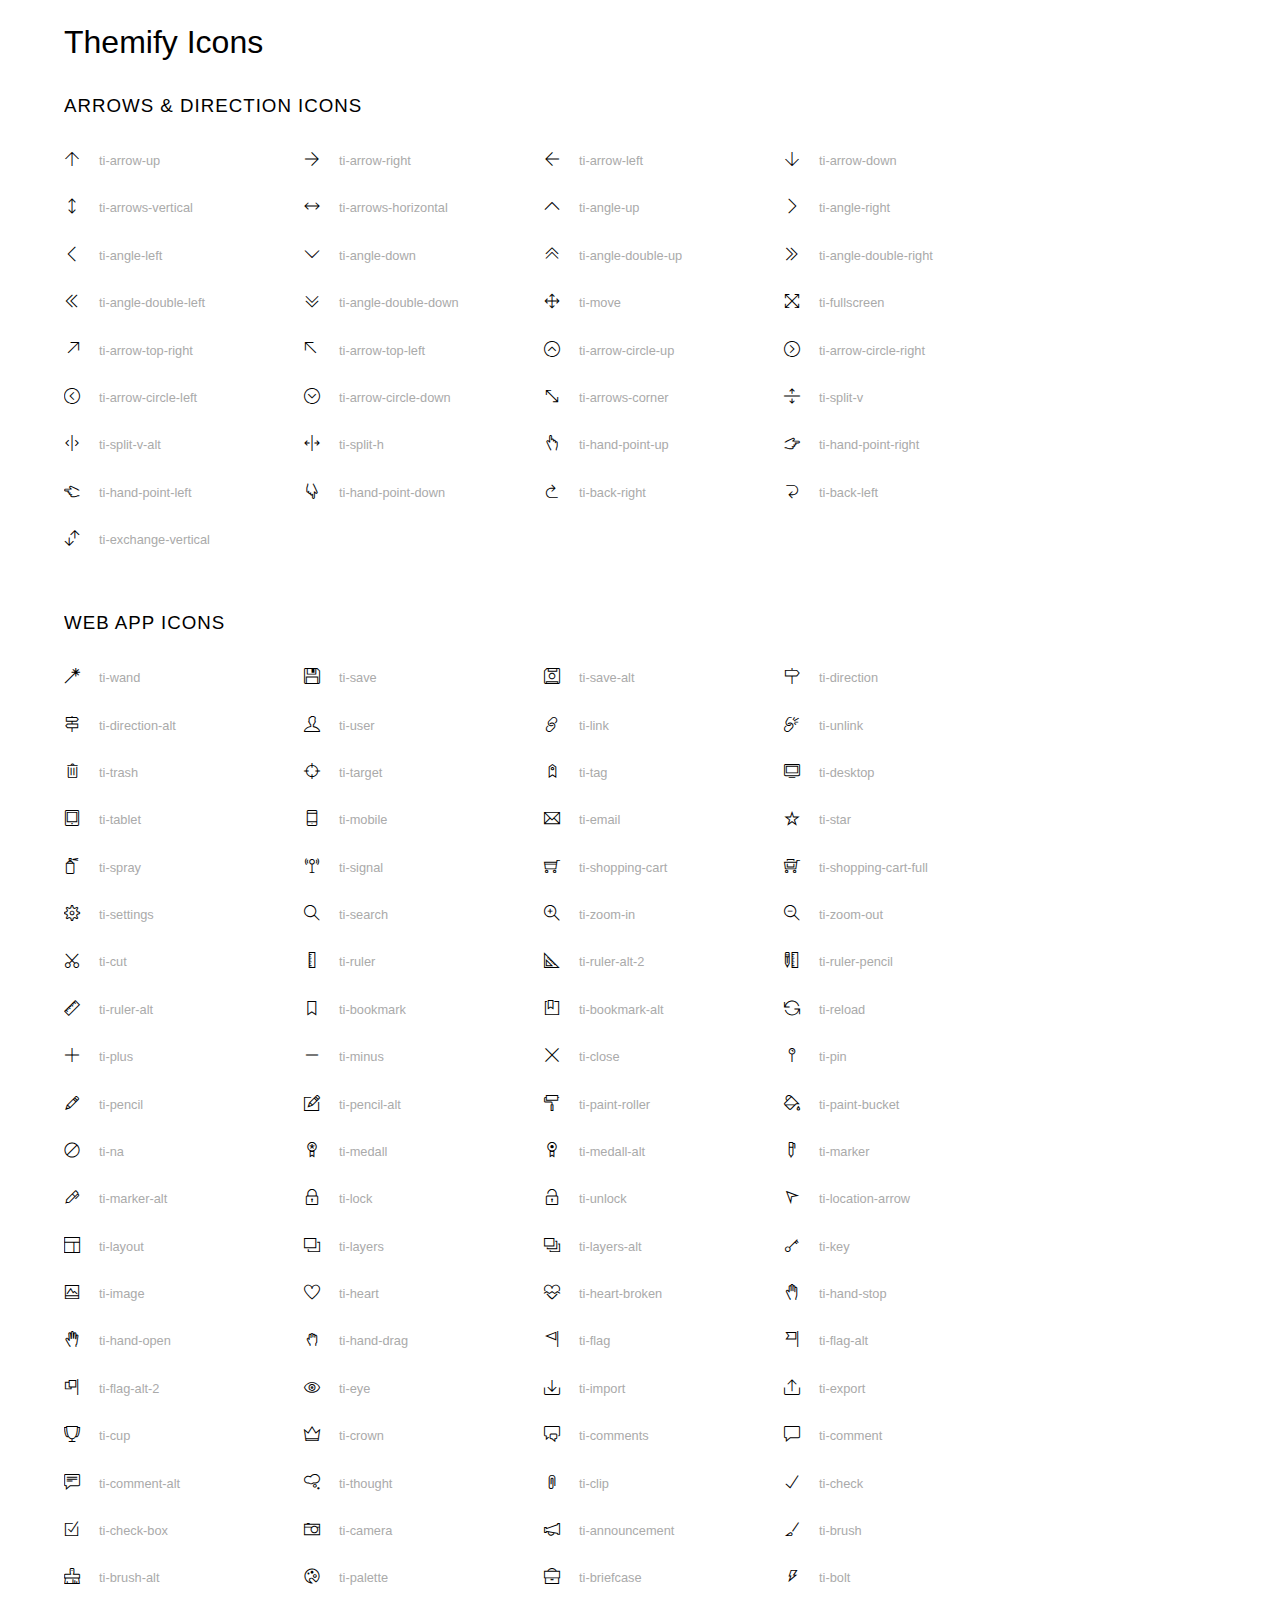
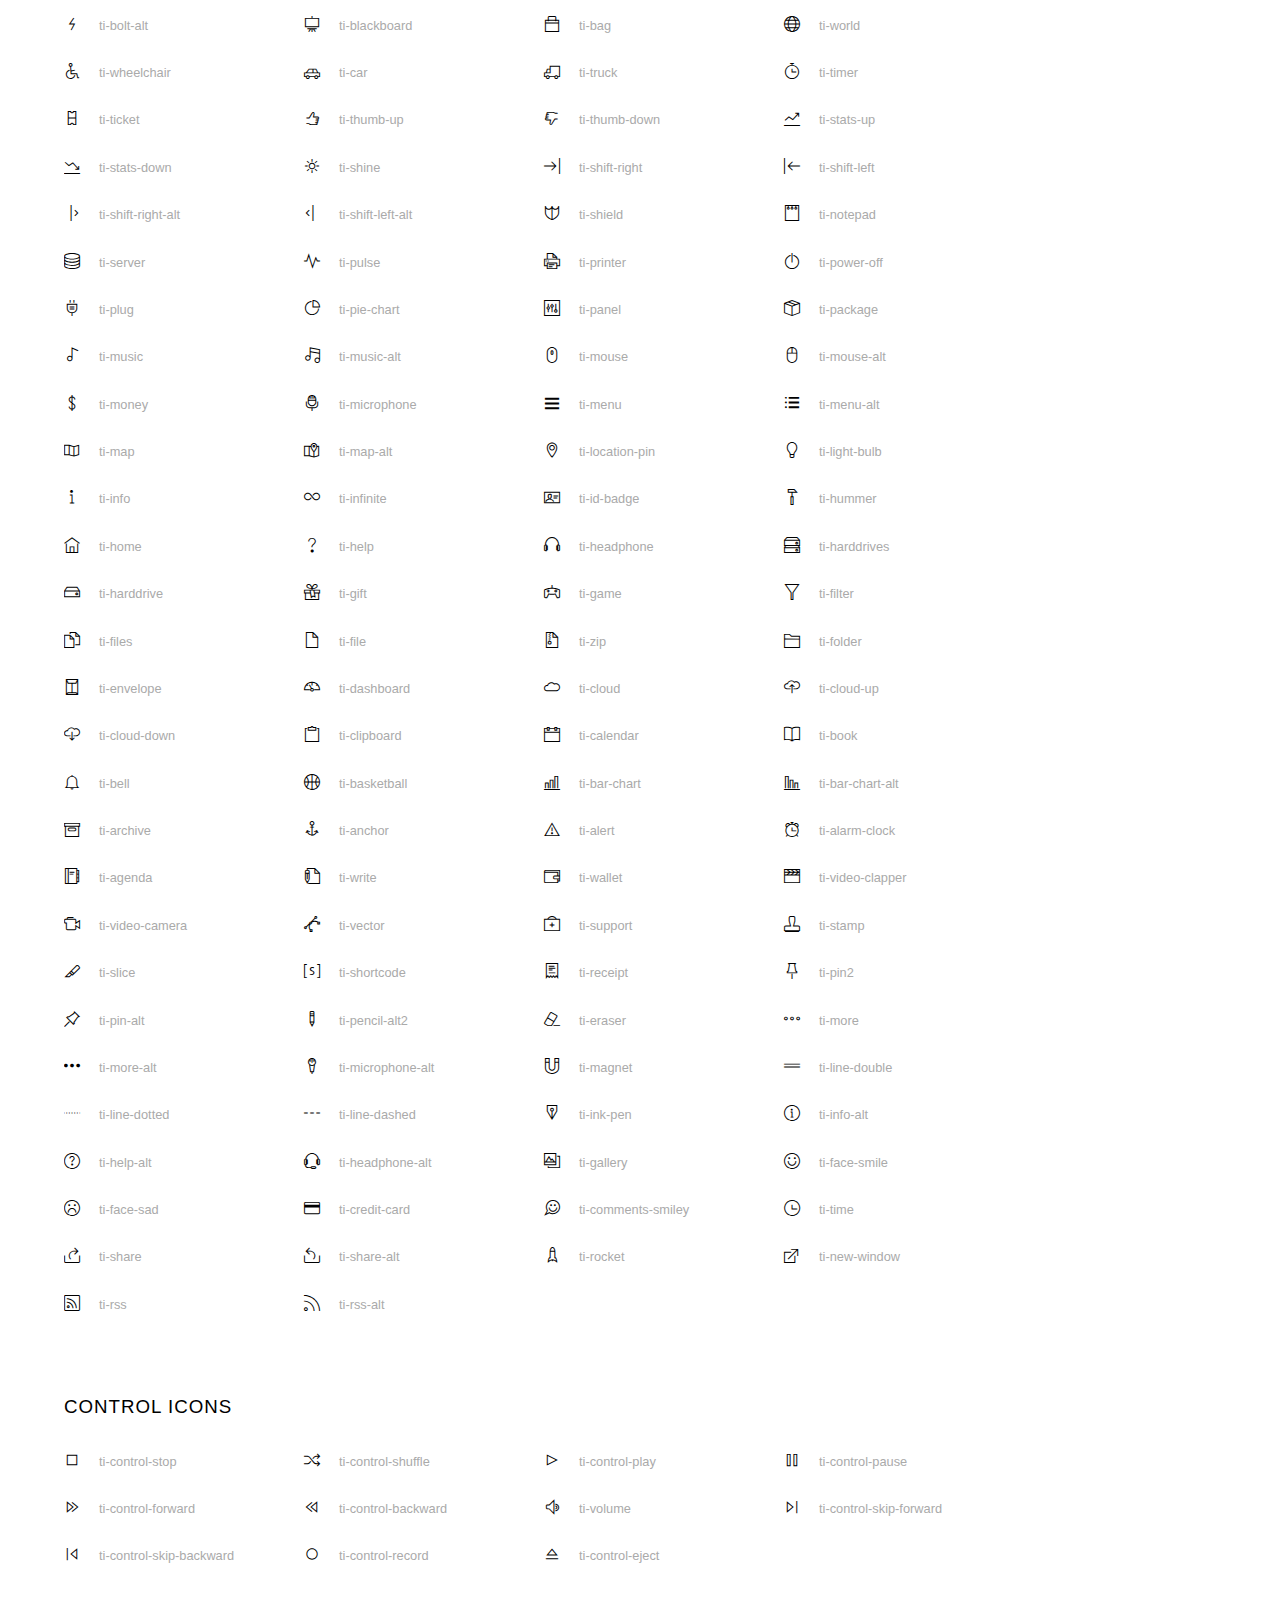
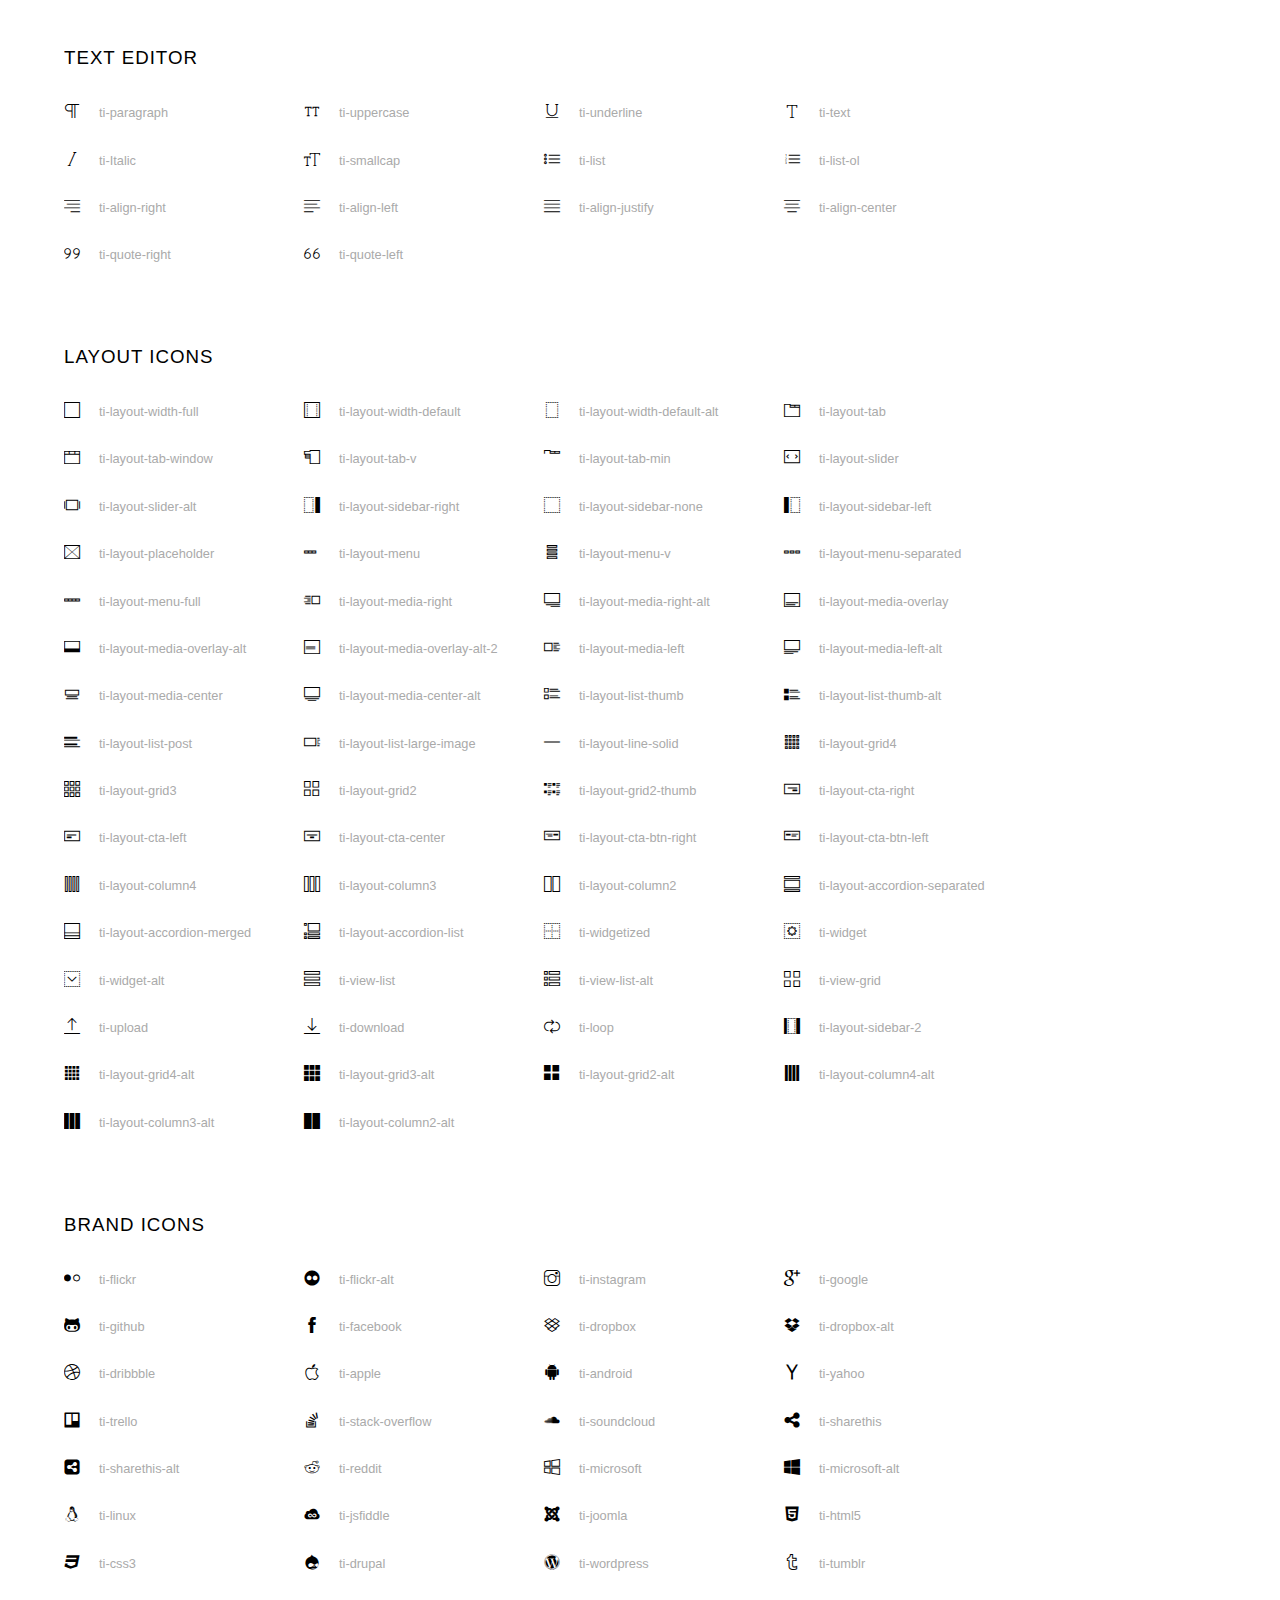
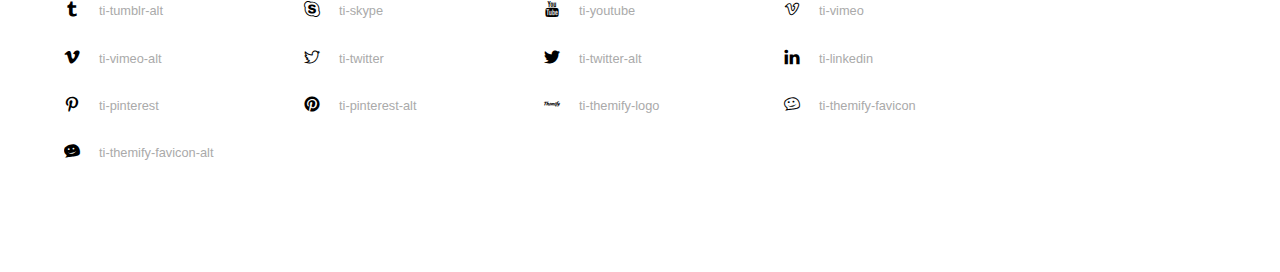
<file: Web/assets/vendors/iconfonts/themify/index.html>
<!doctype html>
<html>
  <head>
    <meta charset="utf-8">
    <title>Themify Icon Font</title>
    <meta name="viewport" content="width=device-width">
    <link rel="stylesheet" href="demo-files/demo.css">
    <link rel="stylesheet" href="css/themify-icons.css">
    <!--[if lt IE 8]><!-->
    <link rel="stylesheet" href="ie7/ie7.css">
    <!--<![endif]-->
  </head>
  <body>
    <h1>Themify Icons</h1>
    <div class="icon-section">
      <div class="icon-section">
        <h3>Arrows &amp; Direction Icons </h3>
        <div class="icon-container">
          <span class="ti-arrow-up"></span><span class="icon-name"> ti-arrow-up</span>
        </div>
        <div class="icon-container">
          <span class="ti-arrow-right"></span><span class="icon-name"> ti-arrow-right</span>
        </div>
        <div class="icon-container">
          <span class="ti-arrow-left"></span><span class="icon-name"> ti-arrow-left</span>
        </div>
        <div class="icon-container">
          <span class="ti-arrow-down"></span><span class="icon-name"> ti-arrow-down</span>
        </div>
        <div class="icon-container">
          <span class="ti-arrows-vertical"></span><span class="icon-name"> ti-arrows-vertical</span>
        </div>
        <div class="icon-container">
          <span class="ti-arrows-horizontal"></span><span class="icon-name"> ti-arrows-horizontal</span>
        </div>
        <div class="icon-container">
          <span class="ti-angle-up"></span><span class="icon-name"> ti-angle-up</span>
        </div>
        <div class="icon-container">
          <span class="ti-angle-right"></span><span class="icon-name"> ti-angle-right</span>
        </div>
        <div class="icon-container">
          <span class="ti-angle-left"></span><span class="icon-name"> ti-angle-left</span>
        </div>
        <div class="icon-container">
          <span class="ti-angle-down"></span><span class="icon-name"> ti-angle-down</span>
        </div>
        <div class="icon-container">
          <span class="ti-angle-double-up"></span><span class="icon-name"> ti-angle-double-up</span>
        </div>
        <div class="icon-container">
          <span class="ti-angle-double-right"></span><span class="icon-name"> ti-angle-double-right</span>
        </div>
        <div class="icon-container">
          <span class="ti-angle-double-left"></span><span class="icon-name"> ti-angle-double-left</span>
        </div>
        <div class="icon-container">
          <span class="ti-angle-double-down"></span><span class="icon-name"> ti-angle-double-down</span>
        </div>
        <div class="icon-container">
          <span class="ti-move"></span><span class="icon-name"> ti-move</span>
        </div>
        <div class="icon-container">
          <span class="ti-fullscreen"></span><span class="icon-name"> ti-fullscreen</span>
        </div>
        <div class="icon-container">
          <span class="ti-arrow-top-right"></span><span class="icon-name"> ti-arrow-top-right</span>
        </div>
        <div class="icon-container">
          <span class="ti-arrow-top-left"></span><span class="icon-name"> ti-arrow-top-left</span>
        </div>
        <div class="icon-container">
          <span class="ti-arrow-circle-up"></span><span class="icon-name"> ti-arrow-circle-up</span>
        </div>
        <div class="icon-container">
          <span class="ti-arrow-circle-right"></span><span class="icon-name"> ti-arrow-circle-right</span>
        </div>
        <div class="icon-container">
          <span class="ti-arrow-circle-left"></span><span class="icon-name"> ti-arrow-circle-left</span>
        </div>
        <div class="icon-container">
          <span class="ti-arrow-circle-down"></span><span class="icon-name"> ti-arrow-circle-down</span>
        </div>
        <div class="icon-container">
          <span class="ti-arrows-corner"></span><span class="icon-name"> ti-arrows-corner</span>
        </div>
        <div class="icon-container">
          <span class="ti-split-v"></span><span class="icon-name"> ti-split-v</span>
        </div>
        <div class="icon-container">
          <span class="ti-split-v-alt"></span><span class="icon-name"> ti-split-v-alt</span>
        </div>
        <div class="icon-container">
          <span class="ti-split-h"></span><span class="icon-name"> ti-split-h</span>
        </div>
        <div class="icon-container">
          <span class="ti-hand-point-up"></span><span class="icon-name"> ti-hand-point-up</span>
        </div>
        <div class="icon-container">
          <span class="ti-hand-point-right"></span><span class="icon-name"> ti-hand-point-right</span>
        </div>
        <div class="icon-container">
          <span class="ti-hand-point-left"></span><span class="icon-name"> ti-hand-point-left</span>
        </div>
        <div class="icon-container">
          <span class="ti-hand-point-down"></span><span class="icon-name"> ti-hand-point-down</span>
        </div>
        <div class="icon-container">
          <span class="ti-back-right"></span><span class="icon-name"> ti-back-right</span>
        </div>
        <div class="icon-container">
          <span class="ti-back-left"></span><span class="icon-name"> ti-back-left</span>
        </div>
        <div class="icon-container">
          <span class="ti-exchange-vertical"></span><span class="icon-name"> ti-exchange-vertical</span>
        </div>
      </div> <!-- Arrows Icons -->
      <h3>Web App Icons</h3>
      <div class="icon-section">
        <div class="icon-container">
          <span class="ti-wand"></span><span class="icon-name"> ti-wand</span>
        </div>
        <div class="icon-container">
          <span class="ti-save"></span><span class="icon-name"> ti-save</span>
        </div>
        <div class="icon-container">
          <span class="ti-save-alt"></span><span class="icon-name"> ti-save-alt</span>
        </div>
        <div class="icon-container">
          <span class="ti-direction"></span><span class="icon-name"> ti-direction</span>
        </div>
        <div class="icon-container">
          <span class="ti-direction-alt"></span><span class="icon-name"> ti-direction-alt</span>
        </div>
        <div class="icon-container">
          <span class="ti-user"></span><span class="icon-name"> ti-user</span>
        </div>
        <div class="icon-container">
          <span class="ti-link"></span><span class="icon-name"> ti-link</span>
        </div>
        <div class="icon-container">
          <span class="ti-unlink"></span><span class="icon-name"> ti-unlink</span>
        </div>
        <div class="icon-container">
          <span class="ti-trash"></span><span class="icon-name"> ti-trash</span>
        </div>
        <div class="icon-container">
          <span class="ti-target"></span><span class="icon-name"> ti-target</span>
        </div>
        <div class="icon-container">
          <span class="ti-tag"></span><span class="icon-name"> ti-tag</span>
        </div>
        <div class="icon-container">
          <span class="ti-desktop"></span><span class="icon-name"> ti-desktop</span>
        </div>
        <div class="icon-container">
          <span class="ti-tablet"></span><span class="icon-name"> ti-tablet</span>
        </div>
        <div class="icon-container">
          <span class="ti-mobile"></span><span class="icon-name"> ti-mobile</span>
        </div>
        <div class="icon-container">
          <span class="ti-email"></span><span class="icon-name"> ti-email</span>
        </div>
        <div class="icon-container">
          <span class="ti-star"></span><span class="icon-name"> ti-star</span>
        </div>
        <div class="icon-container">
          <span class="ti-spray"></span><span class="icon-name"> ti-spray</span>
        </div>
        <div class="icon-container">
          <span class="ti-signal"></span><span class="icon-name"> ti-signal</span>
        </div>
        <div class="icon-container">
          <span class="ti-shopping-cart"></span><span class="icon-name"> ti-shopping-cart</span>
        </div>
        <div class="icon-container">
          <span class="ti-shopping-cart-full"></span><span class="icon-name"> ti-shopping-cart-full</span>
        </div>
        <div class="icon-container">
          <span class="ti-settings"></span><span class="icon-name"> ti-settings</span>
        </div>
        <div class="icon-container">
          <span class="ti-search"></span><span class="icon-name"> ti-search</span>
        </div>
        <div class="icon-container">
          <span class="ti-zoom-in"></span><span class="icon-name"> ti-zoom-in</span>
        </div>
        <div class="icon-container">
          <span class="ti-zoom-out"></span><span class="icon-name"> ti-zoom-out</span>
        </div>
        <div class="icon-container">
          <span class="ti-cut"></span><span class="icon-name"> ti-cut</span>
        </div>
        <div class="icon-container">
          <span class="ti-ruler"></span><span class="icon-name"> ti-ruler</span>
        </div>
        <div class="icon-container">
          <span class="ti-ruler-alt-2"></span><span class="icon-name"> ti-ruler-alt-2</span>
        </div>
        <div class="icon-container">
          <span class="ti-ruler-pencil"></span><span class="icon-name"> ti-ruler-pencil</span>
        </div>
        <div class="icon-container">
          <span class="ti-ruler-alt"></span><span class="icon-name"> ti-ruler-alt</span>
        </div>
        <div class="icon-container">
          <span class="ti-bookmark"></span><span class="icon-name"> ti-bookmark</span>
        </div>
        <div class="icon-container">
          <span class="ti-bookmark-alt"></span><span class="icon-name"> ti-bookmark-alt</span>
        </div>
        <div class="icon-container">
          <span class="ti-reload"></span><span class="icon-name"> ti-reload</span>
        </div>
        <div class="icon-container">
          <span class="ti-plus"></span><span class="icon-name"> ti-plus</span>
        </div>
        <div class="icon-container">
          <span class="ti-minus"></span><span class="icon-name"> ti-minus</span>
        </div>
        <div class="icon-container">
          <span class="ti-close"></span><span class="icon-name"> ti-close</span>
        </div>
        <div class="icon-container">
          <span class="ti-pin"></span><span class="icon-name"> ti-pin</span>
        </div>
        <div class="icon-container">
          <span class="ti-pencil"></span><span class="icon-name"> ti-pencil</span>
        </div>
        <div class="icon-container">
          <span class="ti-pencil-alt"></span><span class="icon-name"> ti-pencil-alt</span>
        </div>
        <div class="icon-container">
          <span class="ti-paint-roller"></span><span class="icon-name"> ti-paint-roller</span>
        </div>
        <div class="icon-container">
          <span class="ti-paint-bucket"></span><span class="icon-name"> ti-paint-bucket</span>
        </div>
        <div class="icon-container">
          <span class="ti-na"></span><span class="icon-name"> ti-na</span>
        </div>
        <div class="icon-container">
          <span class="ti-medall"></span><span class="icon-name"> ti-medall</span>
        </div>
        <div class="icon-container">
          <span class="ti-medall-alt"></span><span class="icon-name"> ti-medall-alt</span>
        </div>
        <div class="icon-container">
          <span class="ti-marker"></span><span class="icon-name"> ti-marker</span>
        </div>
        <div class="icon-container">
          <span class="ti-marker-alt"></span><span class="icon-name"> ti-marker-alt</span>
        </div>
        <div class="icon-container">
          <span class="ti-lock"></span><span class="icon-name"> ti-lock</span>
        </div>
        <div class="icon-container">
          <span class="ti-unlock"></span><span class="icon-name"> ti-unlock</span>
        </div>
        <div class="icon-container">
          <span class="ti-location-arrow"></span><span class="icon-name"> ti-location-arrow</span>
        </div>
        <div class="icon-container">
          <span class="ti-layout"></span><span class="icon-name"> ti-layout</span>
        </div>
        <div class="icon-container">
          <span class="ti-layers"></span><span class="icon-name"> ti-layers</span>
        </div>
        <div class="icon-container">
          <span class="ti-layers-alt"></span><span class="icon-name"> ti-layers-alt</span>
        </div>
        <div class="icon-container">
          <span class="ti-key"></span><span class="icon-name"> ti-key</span>
        </div>
        <div class="icon-container">
          <span class="ti-image"></span><span class="icon-name"> ti-image</span>
        </div>
        <div class="icon-container">
          <span class="ti-heart"></span><span class="icon-name"> ti-heart</span>
        </div>
        <div class="icon-container">
          <span class="ti-heart-broken"></span><span class="icon-name"> ti-heart-broken</span>
        </div>
        <div class="icon-container">
          <span class="ti-hand-stop"></span><span class="icon-name"> ti-hand-stop</span>
        </div>
        <div class="icon-container">
          <span class="ti-hand-open"></span><span class="icon-name"> ti-hand-open</span>
        </div>
        <div class="icon-container">
          <span class="ti-hand-drag"></span><span class="icon-name"> ti-hand-drag</span>
        </div>
        <div class="icon-container">
          <span class="ti-flag"></span><span class="icon-name"> ti-flag</span>
        </div>
        <div class="icon-container">
          <span class="ti-flag-alt"></span><span class="icon-name"> ti-flag-alt</span>
        </div>
        <div class="icon-container">
          <span class="ti-flag-alt-2"></span><span class="icon-name"> ti-flag-alt-2</span>
        </div>
        <div class="icon-container">
          <span class="ti-eye"></span><span class="icon-name"> ti-eye</span>
        </div>
        <div class="icon-container">
          <span class="ti-import"></span><span class="icon-name"> ti-import</span>
        </div>
        <div class="icon-container">
          <span class="ti-export"></span><span class="icon-name"> ti-export</span>
        </div>
        <div class="icon-container">
          <span class="ti-cup"></span><span class="icon-name"> ti-cup</span>
        </div>
        <div class="icon-container">
          <span class="ti-crown"></span><span class="icon-name"> ti-crown</span>
        </div>
        <div class="icon-container">
          <span class="ti-comments"></span><span class="icon-name"> ti-comments</span>
        </div>
        <div class="icon-container">
          <span class="ti-comment"></span><span class="icon-name"> ti-comment</span>
        </div>
        <div class="icon-container">
          <span class="ti-comment-alt"></span><span class="icon-name"> ti-comment-alt</span>
        </div>
        <div class="icon-container">
          <span class="ti-thought"></span><span class="icon-name"> ti-thought</span>
        </div>
        <div class="icon-container">
          <span class="ti-clip"></span><span class="icon-name"> ti-clip</span>
        </div>
        <div class="icon-container">
          <span class="ti-check"></span><span class="icon-name"> ti-check</span>
        </div>
        <div class="icon-container">
          <span class="ti-check-box"></span><span class="icon-name"> ti-check-box</span>
        </div>
        <div class="icon-container">
          <span class="ti-camera"></span><span class="icon-name"> ti-camera</span>
        </div>
        <div class="icon-container">
          <span class="ti-announcement"></span><span class="icon-name"> ti-announcement</span>
        </div>
        <div class="icon-container">
          <span class="ti-brush"></span><span class="icon-name"> ti-brush</span>
        </div>
        <div class="icon-container">
          <span class="ti-brush-alt"></span><span class="icon-name"> ti-brush-alt</span>
        </div>
        <div class="icon-container">
          <span class="ti-palette"></span><span class="icon-name"> ti-palette</span>
        </div>
        <div class="icon-container">
          <span class="ti-briefcase"></span><span class="icon-name"> ti-briefcase</span>
        </div>
        <div class="icon-container">
          <span class="ti-bolt"></span><span class="icon-name"> ti-bolt</span>
        </div>
        <div class="icon-container">
          <span class="ti-bolt-alt"></span><span class="icon-name"> ti-bolt-alt</span>
        </div>
        <div class="icon-container">
          <span class="ti-blackboard"></span><span class="icon-name"> ti-blackboard</span>
        </div>
        <div class="icon-container">
          <span class="ti-bag"></span><span class="icon-name"> ti-bag</span>
        </div>
        <div class="icon-container">
          <span class="ti-world"></span><span class="icon-name"> ti-world</span>
        </div>
        <div class="icon-container">
          <span class="ti-wheelchair"></span><span class="icon-name"> ti-wheelchair</span>
        </div>
        <div class="icon-container">
          <span class="ti-car"></span><span class="icon-name"> ti-car</span>
        </div>
        <div class="icon-container">
          <span class="ti-truck"></span><span class="icon-name"> ti-truck</span>
        </div>
        <div class="icon-container">
          <span class="ti-timer"></span><span class="icon-name"> ti-timer</span>
        </div>
        <div class="icon-container">
          <span class="ti-ticket"></span><span class="icon-name"> ti-ticket</span>
        </div>
        <div class="icon-container">
          <span class="ti-thumb-up"></span><span class="icon-name"> ti-thumb-up</span>
        </div>
        <div class="icon-container">
          <span class="ti-thumb-down"></span><span class="icon-name"> ti-thumb-down</span>
        </div>
        <div class="icon-container">
          <span class="ti-stats-up"></span><span class="icon-name"> ti-stats-up</span>
        </div>
        <div class="icon-container">
          <span class="ti-stats-down"></span><span class="icon-name"> ti-stats-down</span>
        </div>
        <div class="icon-container">
          <span class="ti-shine"></span><span class="icon-name"> ti-shine</span>
        </div>
        <div class="icon-container">
          <span class="ti-shift-right"></span><span class="icon-name"> ti-shift-right</span>
        </div>
        <div class="icon-container">
          <span class="ti-shift-left"></span><span class="icon-name"> ti-shift-left</span>
        </div>
        <div class="icon-container">
          <span class="ti-shift-right-alt"></span><span class="icon-name"> ti-shift-right-alt</span>
        </div>
        <div class="icon-container">
          <span class="ti-shift-left-alt"></span><span class="icon-name"> ti-shift-left-alt</span>
        </div>
        <div class="icon-container">
          <span class="ti-shield"></span><span class="icon-name"> ti-shield</span>
        </div>
        <div class="icon-container">
          <span class="ti-notepad"></span><span class="icon-name"> ti-notepad</span>
        </div>
        <div class="icon-container">
          <span class="ti-server"></span><span class="icon-name"> ti-server</span>
        </div>
        <div class="icon-container">
          <span class="ti-pulse"></span><span class="icon-name"> ti-pulse</span>
        </div>
        <div class="icon-container">
          <span class="ti-printer"></span><span class="icon-name"> ti-printer</span>
        </div>
        <div class="icon-container">
          <span class="ti-power-off"></span><span class="icon-name"> ti-power-off</span>
        </div>
        <div class="icon-container">
          <span class="ti-plug"></span><span class="icon-name"> ti-plug</span>
        </div>
        <div class="icon-container">
          <span class="ti-pie-chart"></span><span class="icon-name"> ti-pie-chart</span>
        </div>
        <div class="icon-container">
          <span class="ti-panel"></span><span class="icon-name"> ti-panel</span>
        </div>
        <div class="icon-container">
          <span class="ti-package"></span><span class="icon-name"> ti-package</span>
        </div>
        <div class="icon-container">
          <span class="ti-music"></span><span class="icon-name"> ti-music</span>
        </div>
        <div class="icon-container">
          <span class="ti-music-alt"></span><span class="icon-name"> ti-music-alt</span>
        </div>
        <div class="icon-container">
          <span class="ti-mouse"></span><span class="icon-name"> ti-mouse</span>
        </div>
        <div class="icon-container">
          <span class="ti-mouse-alt"></span><span class="icon-name"> ti-mouse-alt</span>
        </div>
        <div class="icon-container">
          <span class="ti-money"></span><span class="icon-name"> ti-money</span>
        </div>
        <div class="icon-container">
          <span class="ti-microphone"></span><span class="icon-name"> ti-microphone</span>
        </div>
        <div class="icon-container">
          <span class="ti-menu"></span><span class="icon-name"> ti-menu</span>
        </div>
        <div class="icon-container">
          <span class="ti-menu-alt"></span><span class="icon-name"> ti-menu-alt</span>
        </div>
        <div class="icon-container">
          <span class="ti-map"></span><span class="icon-name"> ti-map</span>
        </div>
        <div class="icon-container">
          <span class="ti-map-alt"></span><span class="icon-name"> ti-map-alt</span>
        </div>
        <div class="icon-container">
          <span class="ti-location-pin"></span><span class="icon-name"> ti-location-pin</span>
        </div>
        <div class="icon-container">
          <span class="ti-light-bulb"></span><span class="icon-name"> ti-light-bulb</span>
        </div>
        <div class="icon-container">
          <span class="ti-info"></span><span class="icon-name"> ti-info</span>
        </div>
        <div class="icon-container">
          <span class="ti-infinite"></span><span class="icon-name"> ti-infinite</span>
        </div>
        <div class="icon-container">
          <span class="ti-id-badge"></span><span class="icon-name"> ti-id-badge</span>
        </div>
        <div class="icon-container">
          <span class="ti-hummer"></span><span class="icon-name"> ti-hummer</span>
        </div>
        <div class="icon-container">
          <span class="ti-home"></span><span class="icon-name"> ti-home</span>
        </div>
        <div class="icon-container">
          <span class="ti-help"></span><span class="icon-name"> ti-help</span>
        </div>
        <div class="icon-container">
          <span class="ti-headphone"></span><span class="icon-name"> ti-headphone</span>
        </div>
        <div class="icon-container">
          <span class="ti-harddrives"></span><span class="icon-name"> ti-harddrives</span>
        </div>
        <div class="icon-container">
          <span class="ti-harddrive"></span><span class="icon-name"> ti-harddrive</span>
        </div>
        <div class="icon-container">
          <span class="ti-gift"></span><span class="icon-name"> ti-gift</span>
        </div>
        <div class="icon-container">
          <span class="ti-game"></span><span class="icon-name"> ti-game</span>
        </div>
        <div class="icon-container">
          <span class="ti-filter"></span><span class="icon-name"> ti-filter</span>
        </div>
        <div class="icon-container">
          <span class="ti-files"></span><span class="icon-name"> ti-files</span>
        </div>
        <div class="icon-container">
          <span class="ti-file"></span><span class="icon-name"> ti-file</span>
        </div>
        <div class="icon-container">
          <span class="ti-zip"></span><span class="icon-name"> ti-zip</span>
        </div>
        <div class="icon-container">
          <span class="ti-folder"></span><span class="icon-name"> ti-folder</span>
        </div>
        <div class="icon-container">
          <span class="ti-envelope"></span><span class="icon-name"> ti-envelope</span>
        </div>
        <div class="icon-container">
          <span class="ti-dashboard"></span><span class="icon-name"> ti-dashboard</span>
        </div>
        <div class="icon-container">
          <span class="ti-cloud"></span><span class="icon-name"> ti-cloud</span>
        </div>
        <div class="icon-container">
          <span class="ti-cloud-up"></span><span class="icon-name"> ti-cloud-up</span>
        </div>
        <div class="icon-container">
          <span class="ti-cloud-down"></span><span class="icon-name"> ti-cloud-down</span>
        </div>
        <div class="icon-container">
          <span class="ti-clipboard"></span><span class="icon-name"> ti-clipboard</span>
        </div>
        <div class="icon-container">
          <span class="ti-calendar"></span><span class="icon-name"> ti-calendar</span>
        </div>
        <div class="icon-container">
          <span class="ti-book"></span><span class="icon-name"> ti-book</span>
        </div>
        <div class="icon-container">
          <span class="ti-bell"></span><span class="icon-name"> ti-bell</span>
        </div>
        <div class="icon-container">
          <span class="ti-basketball"></span><span class="icon-name"> ti-basketball</span>
        </div>
        <div class="icon-container">
          <span class="ti-bar-chart"></span><span class="icon-name"> ti-bar-chart</span>
        </div>
        <div class="icon-container">
          <span class="ti-bar-chart-alt"></span><span class="icon-name"> ti-bar-chart-alt</span>
        </div>
        <div class="icon-container">
          <span class="ti-archive"></span><span class="icon-name"> ti-archive</span>
        </div>
        <div class="icon-container">
          <span class="ti-anchor"></span><span class="icon-name"> ti-anchor</span>
        </div>
        <div class="icon-container">
          <span class="ti-alert"></span><span class="icon-name"> ti-alert</span>
        </div>
        <div class="icon-container">
          <span class="ti-alarm-clock"></span><span class="icon-name"> ti-alarm-clock</span>
        </div>
        <div class="icon-container">
          <span class="ti-agenda"></span><span class="icon-name"> ti-agenda</span>
        </div>
        <div class="icon-container">
          <span class="ti-write"></span><span class="icon-name"> ti-write</span>
        </div>
        <div class="icon-container">
          <span class="ti-wallet"></span><span class="icon-name"> ti-wallet</span>
        </div>
        <div class="icon-container">
          <span class="ti-video-clapper"></span><span class="icon-name"> ti-video-clapper</span>
        </div>
        <div class="icon-container">
          <span class="ti-video-camera"></span><span class="icon-name"> ti-video-camera</span>
        </div>
        <div class="icon-container">
          <span class="ti-vector"></span><span class="icon-name"> ti-vector</span>
        </div>
        <div class="icon-container">
          <span class="ti-support"></span><span class="icon-name"> ti-support</span>
        </div>
        <div class="icon-container">
          <span class="ti-stamp"></span><span class="icon-name"> ti-stamp</span>
        </div>
        <div class="icon-container">
          <span class="ti-slice"></span><span class="icon-name"> ti-slice</span>
        </div>
        <div class="icon-container">
          <span class="ti-shortcode"></span><span class="icon-name"> ti-shortcode</span>
        </div>
        <div class="icon-container">
          <span class="ti-receipt"></span><span class="icon-name"> ti-receipt</span>
        </div>
        <div class="icon-container">
          <span class="ti-pin2"></span><span class="icon-name"> ti-pin2</span>
        </div>
        <div class="icon-container">
          <span class="ti-pin-alt"></span><span class="icon-name"> ti-pin-alt</span>
        </div>
        <div class="icon-container">
          <span class="ti-pencil-alt2"></span><span class="icon-name"> ti-pencil-alt2</span>
        </div>
        <div class="icon-container">
          <span class="ti-eraser"></span><span class="icon-name"> ti-eraser</span>
        </div>
        <div class="icon-container">
          <span class="ti-more"></span><span class="icon-name"> ti-more</span>
        </div>
        <div class="icon-container">
          <span class="ti-more-alt"></span><span class="icon-name"> ti-more-alt</span>
        </div>
        <div class="icon-container">
          <span class="ti-microphone-alt"></span><span class="icon-name"> ti-microphone-alt</span>
        </div>
        <div class="icon-container">
          <span class="ti-magnet"></span><span class="icon-name"> ti-magnet</span>
        </div>
        <div class="icon-container">
          <span class="ti-line-double"></span><span class="icon-name"> ti-line-double</span>
        </div>
        <div class="icon-container">
          <span class="ti-line-dotted"></span><span class="icon-name"> ti-line-dotted</span>
        </div>
        <div class="icon-container">
          <span class="ti-line-dashed"></span><span class="icon-name"> ti-line-dashed</span>
        </div>
        <div class="icon-container">
          <span class="ti-ink-pen"></span><span class="icon-name"> ti-ink-pen</span>
        </div>
        <div class="icon-container">
          <span class="ti-info-alt"></span><span class="icon-name"> ti-info-alt</span>
        </div>
        <div class="icon-container">
          <span class="ti-help-alt"></span><span class="icon-name"> ti-help-alt</span>
        </div>
        <div class="icon-container">
          <span class="ti-headphone-alt"></span><span class="icon-name"> ti-headphone-alt</span>
        </div>
        <div class="icon-container">
          <span class="ti-gallery"></span><span class="icon-name"> ti-gallery</span>
        </div>
        <div class="icon-container">
          <span class="ti-face-smile"></span><span class="icon-name"> ti-face-smile</span>
        </div>
        <div class="icon-container">
          <span class="ti-face-sad"></span><span class="icon-name"> ti-face-sad</span>
        </div>
        <div class="icon-container">
          <span class="ti-credit-card"></span><span class="icon-name"> ti-credit-card</span>
        </div>
        <div class="icon-container">
          <span class="ti-comments-smiley"></span><span class="icon-name"> ti-comments-smiley</span>
        </div>
        <div class="icon-container">
          <span class="ti-time"></span><span class="icon-name"> ti-time</span>
        </div>
        <div class="icon-container">
          <span class="ti-share"></span><span class="icon-name"> ti-share</span>
        </div>
        <div class="icon-container">
          <span class="ti-share-alt"></span><span class="icon-name"> ti-share-alt</span>
        </div>
        <div class="icon-container">
          <span class="ti-rocket"></span><span class="icon-name"> ti-rocket</span>
        </div>
        <div class="icon-container">
          <span class="ti-new-window"></span><span class="icon-name"> ti-new-window</span>
        </div>
        <div class="icon-container">
          <span class="ti-rss"></span><span class="icon-name"> ti-rss</span>
        </div>
        <div class="icon-container">
          <span class="ti-rss-alt"></span><span class="icon-name"> ti-rss-alt</span>
        </div>
      </div><!-- Web App Icons -->
      <div class="icon-section">
        <h3>Control Icons</h3>
        <div class="icon-container">
          <span class="ti-control-stop"></span><span class="icon-name"> ti-control-stop</span>
        </div>
        <div class="icon-container">
          <span class="ti-control-shuffle"></span><span class="icon-name"> ti-control-shuffle</span>
        </div>
        <div class="icon-container">
          <span class="ti-control-play"></span><span class="icon-name"> ti-control-play</span>
        </div>
        <div class="icon-container">
          <span class="ti-control-pause"></span><span class="icon-name"> ti-control-pause</span>
        </div>
        <div class="icon-container">
          <span class="ti-control-forward"></span><span class="icon-name"> ti-control-forward</span>
        </div>
        <div class="icon-container">
          <span class="ti-control-backward"></span><span class="icon-name"> ti-control-backward</span>
        </div>
        <div class="icon-container">
          <span class="ti-volume"></span><span class="icon-name"> ti-volume</span>
        </div>
        <div class="icon-container">
          <span class="ti-control-skip-forward"></span><span class="icon-name"> ti-control-skip-forward</span>
        </div>
        <div class="icon-container">
          <span class="ti-control-skip-backward"></span><span class="icon-name"> ti-control-skip-backward</span>
        </div>
        <div class="icon-container">
          <span class="ti-control-record"></span><span class="icon-name"> ti-control-record</span>
        </div>
        <div class="icon-container">
          <span class="ti-control-eject"></span><span class="icon-name"> ti-control-eject</span>
        </div>
      </div> <!-- Control Icons -->
      <div class="icon-section">
        <h3>Text Editor</h3>
        <div class="icon-container">
          <span class="ti-paragraph"></span><span class="icon-name"> ti-paragraph</span>
        </div>
        <div class="icon-container">
          <span class="ti-uppercase"></span><span class="icon-name"> ti-uppercase</span>
        </div>
        <div class="icon-container">
          <span class="ti-underline"></span><span class="icon-name"> ti-underline</span>
        </div>
        <div class="icon-container">
          <span class="ti-text"></span><span class="icon-name"> ti-text</span>
        </div>
        <div class="icon-container">
          <span class="ti-Italic"></span><span class="icon-name"> ti-Italic</span>
        </div>
        <div class="icon-container">
          <span class="ti-smallcap"></span><span class="icon-name"> ti-smallcap</span>
        </div>
        <div class="icon-container">
          <span class="ti-list"></span><span class="icon-name"> ti-list</span>
        </div>
        <div class="icon-container">
          <span class="ti-list-ol"></span><span class="icon-name"> ti-list-ol</span>
        </div>
        <div class="icon-container">
          <span class="ti-align-right"></span><span class="icon-name"> ti-align-right</span>
        </div>
        <div class="icon-container">
          <span class="ti-align-left"></span><span class="icon-name"> ti-align-left</span>
        </div>
        <div class="icon-container">
          <span class="ti-align-justify"></span><span class="icon-name"> ti-align-justify</span>
        </div>
        <div class="icon-container">
          <span class="ti-align-center"></span><span class="icon-name"> ti-align-center</span>
        </div>
        <div class="icon-container">
          <span class="ti-quote-right"></span><span class="icon-name"> ti-quote-right</span>
        </div>
        <div class="icon-container">
          <span class="ti-quote-left"></span><span class="icon-name"> ti-quote-left</span>
        </div>
      </div> <!-- Text Editor -->
      <div class="icon-section">
        <h3>Layout Icons</h3>
        <div class="icon-container">
          <span class="ti-layout-width-full"></span><span class="icon-name"> ti-layout-width-full</span>
        </div>
        <div class="icon-container">
          <span class="ti-layout-width-default"></span><span class="icon-name"> ti-layout-width-default</span>
        </div>
        <div class="icon-container">
          <span class="ti-layout-width-default-alt"></span><span class="icon-name"> ti-layout-width-default-alt</span>
        </div>
        <div class="icon-container">
          <span class="ti-layout-tab"></span><span class="icon-name"> ti-layout-tab</span>
        </div>
        <div class="icon-container">
          <span class="ti-layout-tab-window"></span><span class="icon-name"> ti-layout-tab-window</span>
        </div>
        <div class="icon-container">
          <span class="ti-layout-tab-v"></span><span class="icon-name"> ti-layout-tab-v</span>
        </div>
        <div class="icon-container">
          <span class="ti-layout-tab-min"></span><span class="icon-name"> ti-layout-tab-min</span>
        </div>
        <div class="icon-container">
          <span class="ti-layout-slider"></span><span class="icon-name"> ti-layout-slider</span>
        </div>
        <div class="icon-container">
          <span class="ti-layout-slider-alt"></span><span class="icon-name"> ti-layout-slider-alt</span>
        </div>
        <div class="icon-container">
          <span class="ti-layout-sidebar-right"></span><span class="icon-name"> ti-layout-sidebar-right</span>
        </div>
        <div class="icon-container">
          <span class="ti-layout-sidebar-none"></span><span class="icon-name"> ti-layout-sidebar-none</span>
        </div>
        <div class="icon-container">
          <span class="ti-layout-sidebar-left"></span><span class="icon-name"> ti-layout-sidebar-left</span>
        </div>
        <div class="icon-container">
          <span class="ti-layout-placeholder"></span><span class="icon-name"> ti-layout-placeholder</span>
        </div>
        <div class="icon-container">
          <span class="ti-layout-menu"></span><span class="icon-name"> ti-layout-menu</span>
        </div>
        <div class="icon-container">
          <span class="ti-layout-menu-v"></span><span class="icon-name"> ti-layout-menu-v</span>
        </div>
        <div class="icon-container">
          <span class="ti-layout-menu-separated"></span><span class="icon-name"> ti-layout-menu-separated</span>
        </div>
        <div class="icon-container">
          <span class="ti-layout-menu-full"></span><span class="icon-name"> ti-layout-menu-full</span>
        </div>
        <div class="icon-container">
          <span class="ti-layout-media-right"></span><span class="icon-name"> ti-layout-media-right</span>
        </div>
        <div class="icon-container">
          <span class="ti-layout-media-right-alt"></span><span class="icon-name"> ti-layout-media-right-alt</span>
        </div>
        <div class="icon-container">
          <span class="ti-layout-media-overlay"></span><span class="icon-name"> ti-layout-media-overlay</span>
        </div>
        <div class="icon-container">
          <span class="ti-layout-media-overlay-alt"></span><span class="icon-name"> ti-layout-media-overlay-alt</span>
        </div>
        <div class="icon-container">
          <span class="ti-layout-media-overlay-alt-2"></span><span class="icon-name"> ti-layout-media-overlay-alt-2</span>
        </div>
        <div class="icon-container">
          <span class="ti-layout-media-left"></span><span class="icon-name"> ti-layout-media-left</span>
        </div>
        <div class="icon-container">
          <span class="ti-layout-media-left-alt"></span><span class="icon-name"> ti-layout-media-left-alt</span>
        </div>
        <div class="icon-container">
          <span class="ti-layout-media-center"></span><span class="icon-name"> ti-layout-media-center</span>
        </div>
        <div class="icon-container">
          <span class="ti-layout-media-center-alt"></span><span class="icon-name"> ti-layout-media-center-alt</span>
        </div>
        <div class="icon-container">
          <span class="ti-layout-list-thumb"></span><span class="icon-name"> ti-layout-list-thumb</span>
        </div>
        <div class="icon-container">
          <span class="ti-layout-list-thumb-alt"></span><span class="icon-name"> ti-layout-list-thumb-alt</span>
        </div>
        <div class="icon-container">
          <span class="ti-layout-list-post"></span><span class="icon-name"> ti-layout-list-post</span>
        </div>
        <div class="icon-container">
          <span class="ti-layout-list-large-image"></span><span class="icon-name"> ti-layout-list-large-image</span>
        </div>
        <div class="icon-container">
          <span class="ti-layout-line-solid"></span><span class="icon-name"> ti-layout-line-solid</span>
        </div>
        <div class="icon-container">
          <span class="ti-layout-grid4"></span><span class="icon-name"> ti-layout-grid4</span>
        </div>
        <div class="icon-container">
          <span class="ti-layout-grid3"></span><span class="icon-name"> ti-layout-grid3</span>
        </div>
        <div class="icon-container">
          <span class="ti-layout-grid2"></span><span class="icon-name"> ti-layout-grid2</span>
        </div>
        <div class="icon-container">
          <span class="ti-layout-grid2-thumb"></span><span class="icon-name"> ti-layout-grid2-thumb</span>
        </div>
        <div class="icon-container">
          <span class="ti-layout-cta-right"></span><span class="icon-name"> ti-layout-cta-right</span>
        </div>
        <div class="icon-container">
          <span class="ti-layout-cta-left"></span><span class="icon-name"> ti-layout-cta-left</span>
        </div>
        <div class="icon-container">
          <span class="ti-layout-cta-center"></span><span class="icon-name"> ti-layout-cta-center</span>
        </div>
        <div class="icon-container">
          <span class="ti-layout-cta-btn-right"></span><span class="icon-name"> ti-layout-cta-btn-right</span>
        </div>
        <div class="icon-container">
          <span class="ti-layout-cta-btn-left"></span><span class="icon-name"> ti-layout-cta-btn-left</span>
        </div>
        <div class="icon-container">
          <span class="ti-layout-column4"></span><span class="icon-name"> ti-layout-column4</span>
        </div>
        <div class="icon-container">
          <span class="ti-layout-column3"></span><span class="icon-name"> ti-layout-column3</span>
        </div>
        <div class="icon-container">
          <span class="ti-layout-column2"></span><span class="icon-name"> ti-layout-column2</span>
        </div>
        <div class="icon-container">
          <span class="ti-layout-accordion-separated"></span><span class="icon-name"> ti-layout-accordion-separated</span>
        </div>
        <div class="icon-container">
          <span class="ti-layout-accordion-merged"></span><span class="icon-name"> ti-layout-accordion-merged</span>
        </div>
        <div class="icon-container">
          <span class="ti-layout-accordion-list"></span><span class="icon-name"> ti-layout-accordion-list</span>
        </div>
        <div class="icon-container">
          <span class="ti-widgetized"></span><span class="icon-name"> ti-widgetized</span>
        </div>
        <div class="icon-container">
          <span class="ti-widget"></span><span class="icon-name"> ti-widget</span>
        </div>
        <div class="icon-container">
          <span class="ti-widget-alt"></span><span class="icon-name"> ti-widget-alt</span>
        </div>
        <div class="icon-container">
          <span class="ti-view-list"></span><span class="icon-name"> ti-view-list</span>
        </div>
        <div class="icon-container">
          <span class="ti-view-list-alt"></span><span class="icon-name"> ti-view-list-alt</span>
        </div>
        <div class="icon-container">
          <span class="ti-view-grid"></span><span class="icon-name"> ti-view-grid</span>
        </div>
        <div class="icon-container">
          <span class="ti-upload"></span><span class="icon-name"> ti-upload</span>
        </div>
        <div class="icon-container">
          <span class="ti-download"></span><span class="icon-name"> ti-download</span>
        </div>
        <div class="icon-container">
          <span class="ti-loop"></span><span class="icon-name"> ti-loop</span>
        </div>
        <div class="icon-container">
          <span class="ti-layout-sidebar-2"></span><span class="icon-name"> ti-layout-sidebar-2</span>
        </div>
        <div class="icon-container">
          <span class="ti-layout-grid4-alt"></span><span class="icon-name"> ti-layout-grid4-alt</span>
        </div>
        <div class="icon-container">
          <span class="ti-layout-grid3-alt"></span><span class="icon-name"> ti-layout-grid3-alt</span>
        </div>
        <div class="icon-container">
          <span class="ti-layout-grid2-alt"></span><span class="icon-name"> ti-layout-grid2-alt</span>
        </div>
        <div class="icon-container">
          <span class="ti-layout-column4-alt"></span><span class="icon-name"> ti-layout-column4-alt</span>
        </div>
        <div class="icon-container">
          <span class="ti-layout-column3-alt"></span><span class="icon-name"> ti-layout-column3-alt</span>
        </div>
        <div class="icon-container">
          <span class="ti-layout-column2-alt"></span><span class="icon-name"> ti-layout-column2-alt</span>
        </div>
      </div> <!-- Layout Icons -->
      <div class="icon-section">
        <h3>Brand Icons</h3>
        <div class="icon-container">
          <span class="ti-flickr"></span><span class="icon-name"> ti-flickr</span>
        </div>
        <div class="icon-container">
          <span class="ti-flickr-alt"></span><span class="icon-name"> ti-flickr-alt</span>
        </div>
        <div class="icon-container">
          <span class="ti-instagram"></span><span class="icon-name"> ti-instagram</span>
        </div>
        <div class="icon-container">
          <span class="ti-google"></span><span class="icon-name"> ti-google</span>
        </div>
        <div class="icon-container">
          <span class="ti-github"></span><span class="icon-name"> ti-github</span>
        </div>
        <div class="icon-container">
          <span class="ti-facebook"></span><span class="icon-name"> ti-facebook</span>
        </div>
        <div class="icon-container">
          <span class="ti-dropbox"></span><span class="icon-name"> ti-dropbox</span>
        </div>
        <div class="icon-container">
          <span class="ti-dropbox-alt"></span><span class="icon-name"> ti-dropbox-alt</span>
        </div>
        <div class="icon-container">
          <span class="ti-dribbble"></span><span class="icon-name"> ti-dribbble</span>
        </div>
        <div class="icon-container">
          <span class="ti-apple"></span><span class="icon-name"> ti-apple</span>
        </div>
        <div class="icon-container">
          <span class="ti-android"></span><span class="icon-name"> ti-android</span>
        </div>
        <div class="icon-container">
          <span class="ti-yahoo"></span><span class="icon-name"> ti-yahoo</span>
        </div>
        <div class="icon-container">
          <span class="ti-trello"></span><span class="icon-name"> ti-trello</span>
        </div>
        <div class="icon-container">
          <span class="ti-stack-overflow"></span><span class="icon-name"> ti-stack-overflow</span>
        </div>
        <div class="icon-container">
          <span class="ti-soundcloud"></span><span class="icon-name"> ti-soundcloud</span>
        </div>
        <div class="icon-container">
          <span class="ti-sharethis"></span><span class="icon-name"> ti-sharethis</span>
        </div>
        <div class="icon-container">
          <span class="ti-sharethis-alt"></span><span class="icon-name"> ti-sharethis-alt</span>
        </div>
        <div class="icon-container">
          <span class="ti-reddit"></span><span class="icon-name"> ti-reddit</span>
        </div>
        <div class="icon-container">
          <span class="ti-microsoft"></span><span class="icon-name"> ti-microsoft</span>
        </div>
        <div class="icon-container">
          <span class="ti-microsoft-alt"></span><span class="icon-name"> ti-microsoft-alt</span>
        </div>
        <div class="icon-container">
          <span class="ti-linux"></span><span class="icon-name"> ti-linux</span>
        </div>
        <div class="icon-container">
          <span class="ti-jsfiddle"></span><span class="icon-name"> ti-jsfiddle</span>
        </div>
        <div class="icon-container">
          <span class="ti-joomla"></span><span class="icon-name"> ti-joomla</span>
        </div>
        <div class="icon-container">
          <span class="ti-html5"></span><span class="icon-name"> ti-html5</span>
        </div>
        <div class="icon-container">
          <span class="ti-css3"></span><span class="icon-name"> ti-css3</span>
        </div>
        <div class="icon-container">
          <span class="ti-drupal"></span><span class="icon-name"> ti-drupal</span>
        </div>
        <div class="icon-container">
          <span class="ti-wordpress"></span><span class="icon-name"> ti-wordpress</span>
        </div>
        <div class="icon-container">
          <span class="ti-tumblr"></span><span class="icon-name"> ti-tumblr</span>
        </div>
        <div class="icon-container">
          <span class="ti-tumblr-alt"></span><span class="icon-name"> ti-tumblr-alt</span>
        </div>
        <div class="icon-container">
          <span class="ti-skype"></span><span class="icon-name"> ti-skype</span>
        </div>
        <div class="icon-container">
          <span class="ti-youtube"></span><span class="icon-name"> ti-youtube</span>
        </div>
        <div class="icon-container">
          <span class="ti-vimeo"></span><span class="icon-name"> ti-vimeo</span>
        </div>
        <div class="icon-container">
          <span class="ti-vimeo-alt"></span><span class="icon-name"> ti-vimeo-alt</span>
        </div>
        <div class="icon-container">
          <span class="ti-twitter"></span><span class="icon-name"> ti-twitter</span>
        </div>
        <div class="icon-container">
          <span class="ti-twitter-alt"></span><span class="icon-name"> ti-twitter-alt</span>
        </div>
        <div class="icon-container">
          <span class="ti-linkedin"></span><span class="icon-name"> ti-linkedin</span>
        </div>
        <div class="icon-container">
          <span class="ti-pinterest"></span><span class="icon-name"> ti-pinterest</span>
        </div>
        <div class="icon-container">
          <span class="ti-pinterest-alt"></span><span class="icon-name"> ti-pinterest-alt</span>
        </div>
        <div class="icon-container">
          <span class="ti-themify-logo"></span><span class="icon-name"> ti-themify-logo</span>
        </div>
        <div class="icon-container">
          <span class="ti-themify-favicon"></span><span class="icon-name"> ti-themify-favicon</span>
        </div>
        <div class="icon-container">
          <span class="ti-themify-favicon-alt"></span><span class="icon-name"> ti-themify-favicon-alt</span>
        </div>
      </div> <!-- brand Icons -->
    </div>
  </body>
</html>
</file>
<file: Web/assets/vendors/iconfonts/flag-icon-css/assets/docs.css>
body {
  font-weight: 300;
  -webkit-font-smoothing: antialiased;
}
h1,
h2,
h3,
h4,
h5,
h6 {
  font-weight: 300;
}
.flag-wrapper {
  width: 100%;
  display: inline-block;
  position: relative;
  box-shadow: 0 0 2px black;
  overflow: hidden;
  margin-bottom: 20px;
}
.flag-wrapper:after {
  padding-top: 75%;
  /* ratio */
  display: block;
  content: '';
}
.flag-wrapper .flag {
  position: absolute;
  top: 0;
  bottom: 0;
  right: 0;
  left: 0;
  width: 100%;
  height: 100%;
  background-size: cover;
}
.no-wrap {
  white-space: nowrap;
  margin-bottom: 8px;
  overflow: hidden;
}
.all-flags .flag-icon-background {
  cursor: pointer;
}
.jumbotron {
  position: relative;
  font-size: 16px;
  color: #fff;
  color: rgba(255, 255, 255, 0.75);
  text-align: center;
  border-radius: 0;
  padding-bottom: 80px;
  background: linear-gradient(to right, #0d6632, #f4c01a);
}
.jumbotron h1 {
  margin-bottom: 15px;
  font-weight: 300;
  letter-spacing: -1px;
  color: #fff;
}
.jumbotron iframe {
  width: 100px!important;
  height: 20px!important;
  border: none;
  overflow: hidden;
  margin: 2px;
}
.jumbotron p a,
.jumbotron .jumbotron-links a {
  font-weight: 500;
  color: #fff;
}
.jumbotron .jumbotron-links {
  margin-top: 15px;
  margin-bottom: 0;
  padding-left: 0;
  list-style: none;
  font-size: 14px;
}
.jumbotron .jumbotron-links li {
  display: inline;
}
.jumbotron .jumbotron-links li + li {
  margin-left: 20px;
}
.jumbotron .bottom {
  position: absolute;
  bottom: 0;
  left: 0;
  right: 0;
  padding: 18px;
  background-color: rgba(0, 0, 0, 0.2);
}
.btn-outline {
  margin-top: 15px;
  margin-bottom: 15px;
  padding: 18px 24px;
  font-size: inherit;
  font-weight: 500;
  color: #fff;
  /* redeclare to override the `.jumbotron a` */
  background-color: transparent;
  border-color: #fff;
  border-color: rgba(255, 255, 255, 0.5);
  transition: all 0.1s ease-in-out;
}
.btn-outline:hover,
.btn-outline:active {
  color: #0d6632;
  background-color: #fff;
  border-color: #fff;
}
.how-to {
  padding: 20px;
}
.how-to h2 {
  text-align: center;
}
.how-to li {
  font-size: 21px;
  line-height: 1.7;
  margin-top: 20px;
}
.how-to li p {
  font-size: 16px;
  color: #555;
}
.how-to code {
  font-size: 85%;
  word-wrap: break-word;
  white-space: normal;
}
footer {
  text-align: center;
  opacity: 0.8;
  padding: 50px;
  background: linear-gradient(to right, #f4c01a, #0d6632);
}
footer a {
  color: #fff;
}
footer a:hover {
  color: #fff;
}
.links {
  margin: 0;
  list-style: none;
  padding-left: 0;
}
.links li {
  display: inline;
  padding: 0 10px;
}
</file>
<file: Web/assets/vendors/iconfonts/flag-icon-css/css/flag-icon.css>
.flag-icon-background {
  background-size: contain;
  background-position: 50%;
  background-repeat: no-repeat;
}
.flag-icon {
  background-size: contain;
  background-position: 50%;
  background-repeat: no-repeat;
  position: relative;
  display: inline-block;
  width: 1.33333333em;
  line-height: 1em;
}
.flag-icon:before {
  content: "\00a0";
}
.flag-icon.flag-icon-squared {
  width: 1em;
}
.flag-icon-ad {
  background-image: url(../flags/4x3/ad.svg);
}
.flag-icon-ad.flag-icon-squared {
  background-image: url(../flags/1x1/ad.svg);
}
.flag-icon-ae {
  background-image: url(../flags/4x3/ae.svg);
}
.flag-icon-ae.flag-icon-squared {
  background-image: url(../flags/1x1/ae.svg);
}
.flag-icon-af {
  background-image: url(../flags/4x3/af.svg);
}
.flag-icon-af.flag-icon-squared {
  background-image: url(../flags/1x1/af.svg);
}
.flag-icon-ag {
  background-image: url(../flags/4x3/ag.svg);
}
.flag-icon-ag.flag-icon-squared {
  background-image: url(../flags/1x1/ag.svg);
}
.flag-icon-ai {
  background-image: url(../flags/4x3/ai.svg);
}
.flag-icon-ai.flag-icon-squared {
  background-image: url(../flags/1x1/ai.svg);
}
.flag-icon-al {
  background-image: url(../flags/4x3/al.svg);
}
.flag-icon-al.flag-icon-squared {
  background-image: url(../flags/1x1/al.svg);
}
.flag-icon-am {
  background-image: url(../flags/4x3/am.svg);
}
.flag-icon-am.flag-icon-squared {
  background-image: url(../flags/1x1/am.svg);
}
.flag-icon-ao {
  background-image: url(../flags/4x3/ao.svg);
}
.flag-icon-ao.flag-icon-squared {
  background-image: url(../flags/1x1/ao.svg);
}
.flag-icon-aq {
  background-image: url(../flags/4x3/aq.svg);
}
.flag-icon-aq.flag-icon-squared {
  background-image: url(../flags/1x1/aq.svg);
}
.flag-icon-ar {
  background-image: url(../flags/4x3/ar.svg);
}
.flag-icon-ar.flag-icon-squared {
  background-image: url(../flags/1x1/ar.svg);
}
.flag-icon-as {
  background-image: url(../flags/4x3/as.svg);
}
.flag-icon-as.flag-icon-squared {
  background-image: url(../flags/1x1/as.svg);
}
.flag-icon-at {
  background-image: url(../flags/4x3/at.svg);
}
.flag-icon-at.flag-icon-squared {
  background-image: url(../flags/1x1/at.svg);
}
.flag-icon-au {
  background-image: url(../flags/4x3/au.svg);
}
.flag-icon-au.flag-icon-squared {
  background-image: url(../flags/1x1/au.svg);
}
.flag-icon-aw {
  background-image: url(../flags/4x3/aw.svg);
}
.flag-icon-aw.flag-icon-squared {
  background-image: url(../flags/1x1/aw.svg);
}
.flag-icon-ax {
  background-image: url(../flags/4x3/ax.svg);
}
.flag-icon-ax.flag-icon-squared {
  background-image: url(../flags/1x1/ax.svg);
}
.flag-icon-az {
  background-image: url(../flags/4x3/az.svg);
}
.flag-icon-az.flag-icon-squared {
  background-image: url(../flags/1x1/az.svg);
}
.flag-icon-ba {
  background-image: url(../flags/4x3/ba.svg);
}
.flag-icon-ba.flag-icon-squared {
  background-image: url(../flags/1x1/ba.svg);
}
.flag-icon-bb {
  background-image: url(../flags/4x3/bb.svg);
}
.flag-icon-bb.flag-icon-squared {
  background-image: url(../flags/1x1/bb.svg);
}
.flag-icon-bd {
  background-image: url(../flags/4x3/bd.svg);
}
.flag-icon-bd.flag-icon-squared {
  background-image: url(../flags/1x1/bd.svg);
}
.flag-icon-be {
  background-image: url(../flags/4x3/be.svg);
}
.flag-icon-be.flag-icon-squared {
  background-image: url(../flags/1x1/be.svg);
}
.flag-icon-bf {
  background-image: url(../flags/4x3/bf.svg);
}
.flag-icon-bf.flag-icon-squared {
  background-image: url(../flags/1x1/bf.svg);
}
.flag-icon-bg {
  background-image: url(../flags/4x3/bg.svg);
}
.flag-icon-bg.flag-icon-squared {
  background-image: url(../flags/1x1/bg.svg);
}
.flag-icon-bh {
  background-image: url(../flags/4x3/bh.svg);
}
.flag-icon-bh.flag-icon-squared {
  background-image: url(../flags/1x1/bh.svg);
}
.flag-icon-bi {
  background-image: url(../flags/4x3/bi.svg);
}
.flag-icon-bi.flag-icon-squared {
  background-image: url(../flags/1x1/bi.svg);
}
.flag-icon-bj {
  background-image: url(../flags/4x3/bj.svg);
}
.flag-icon-bj.flag-icon-squared {
  background-image: url(../flags/1x1/bj.svg);
}
.flag-icon-bl {
  background-image: url(../flags/4x3/bl.svg);
}
.flag-icon-bl.flag-icon-squared {
  background-image: url(../flags/1x1/bl.svg);
}
.flag-icon-bm {
  background-image: url(../flags/4x3/bm.svg);
}
.flag-icon-bm.flag-icon-squared {
  background-image: url(../flags/1x1/bm.svg);
}
.flag-icon-bn {
  background-image: url(../flags/4x3/bn.svg);
}
.flag-icon-bn.flag-icon-squared {
  background-image: url(../flags/1x1/bn.svg);
}
.flag-icon-bo {
  background-image: url(../flags/4x3/bo.svg);
}
.flag-icon-bo.flag-icon-squared {
  background-image: url(../flags/1x1/bo.svg);
}
.flag-icon-bq {
  background-image: url(../flags/4x3/bq.svg);
}
.flag-icon-bq.flag-icon-squared {
  background-image: url(../flags/1x1/bq.svg);
}
.flag-icon-br {
  background-image: url(../flags/4x3/br.svg);
}
.flag-icon-br.flag-icon-squared {
  background-image: url(../flags/1x1/br.svg);
}
.flag-icon-bs {
  background-image: url(../flags/4x3/bs.svg);
}
.flag-icon-bs.flag-icon-squared {
  background-image: url(../flags/1x1/bs.svg);
}
.flag-icon-bt {
  background-image: url(../flags/4x3/bt.svg);
}
.flag-icon-bt.flag-icon-squared {
  background-image: url(../flags/1x1/bt.svg);
}
.flag-icon-bv {
  background-image: url(../flags/4x3/bv.svg);
}
.flag-icon-bv.flag-icon-squared {
  background-image: url(../flags/1x1/bv.svg);
}
.flag-icon-bw {
  background-image: url(../flags/4x3/bw.svg);
}
.flag-icon-bw.flag-icon-squared {
  background-image: url(../flags/1x1/bw.svg);
}
.flag-icon-by {
  background-image: url(../flags/4x3/by.svg);
}
.flag-icon-by.flag-icon-squared {
  background-image: url(../flags/1x1/by.svg);
}
.flag-icon-bz {
  background-image: url(../flags/4x3/bz.svg);
}
.flag-icon-bz.flag-icon-squared {
  background-image: url(../flags/1x1/bz.svg);
}
.flag-icon-ca {
  background-image: url(../flags/4x3/ca.svg);
}
.flag-icon-ca.flag-icon-squared {
  background-image: url(../flags/1x1/ca.svg);
}
.flag-icon-cc {
  background-image: url(../flags/4x3/cc.svg);
}
.flag-icon-cc.flag-icon-squared {
  background-image: url(../flags/1x1/cc.svg);
}
.flag-icon-cd {
  background-image: url(../flags/4x3/cd.svg);
}
.flag-icon-cd.flag-icon-squared {
  background-image: url(../flags/1x1/cd.svg);
}
.flag-icon-cf {
  background-image: url(../flags/4x3/cf.svg);
}
.flag-icon-cf.flag-icon-squared {
  background-image: url(../flags/1x1/cf.svg);
}
.flag-icon-cg {
  background-image: url(../flags/4x3/cg.svg);
}
.flag-icon-cg.flag-icon-squared {
  background-image: url(../flags/1x1/cg.svg);
}
.flag-icon-ch {
  background-image: url(../flags/4x3/ch.svg);
}
.flag-icon-ch.flag-icon-squared {
  background-image: url(../flags/1x1/ch.svg);
}
.flag-icon-ci {
  background-image: url(../flags/4x3/ci.svg);
}
.flag-icon-ci.flag-icon-squared {
  background-image: url(../flags/1x1/ci.svg);
}
.flag-icon-ck {
  background-image: url(../flags/4x3/ck.svg);
}
.flag-icon-ck.flag-icon-squared {
  background-image: url(../flags/1x1/ck.svg);
}
.flag-icon-cl {
  background-image: url(../flags/4x3/cl.svg);
}
.flag-icon-cl.flag-icon-squared {
  background-image: url(../flags/1x1/cl.svg);
}
.flag-icon-cm {
  background-image: url(../flags/4x3/cm.svg);
}
.flag-icon-cm.flag-icon-squared {
  background-image: url(../flags/1x1/cm.svg);
}
.flag-icon-cn {
  background-image: url(../flags/4x3/cn.svg);
}
.flag-icon-cn.flag-icon-squared {
  background-image: url(../flags/1x1/cn.svg);
}
.flag-icon-co {
  background-image: url(../flags/4x3/co.svg);
}
.flag-icon-co.flag-icon-squared {
  background-image: url(../flags/1x1/co.svg);
}
.flag-icon-cr {
  background-image: url(../flags/4x3/cr.svg);
}
.flag-icon-cr.flag-icon-squared {
  background-image: url(../flags/1x1/cr.svg);
}
.flag-icon-cu {
  background-image: url(../flags/4x3/cu.svg);
}
.flag-icon-cu.flag-icon-squared {
  background-image: url(../flags/1x1/cu.svg);
}
.flag-icon-cv {
  background-image: url(../flags/4x3/cv.svg);
}
.flag-icon-cv.flag-icon-squared {
  background-image: url(../flags/1x1/cv.svg);
}
.flag-icon-cw {
  background-image: url(../flags/4x3/cw.svg);
}
.flag-icon-cw.flag-icon-squared {
  background-image: url(../flags/1x1/cw.svg);
}
.flag-icon-cx {
  background-image: url(../flags/4x3/cx.svg);
}
.flag-icon-cx.flag-icon-squared {
  background-image: url(../flags/1x1/cx.svg);
}
.flag-icon-cy {
  background-image: url(../flags/4x3/cy.svg);
}
.flag-icon-cy.flag-icon-squared {
  background-image: url(../flags/1x1/cy.svg);
}
.flag-icon-cz {
  background-image: url(../flags/4x3/cz.svg);
}
.flag-icon-cz.flag-icon-squared {
  background-image: url(../flags/1x1/cz.svg);
}
.flag-icon-de {
  background-image: url(../flags/4x3/de.svg);
}
.flag-icon-de.flag-icon-squared {
  background-image: url(../flags/1x1/de.svg);
}
.flag-icon-dj {
  background-image: url(../flags/4x3/dj.svg);
}
.flag-icon-dj.flag-icon-squared {
  background-image: url(../flags/1x1/dj.svg);
}
.flag-icon-dk {
  background-image: url(../flags/4x3/dk.svg);
}
.flag-icon-dk.flag-icon-squared {
  background-image: url(../flags/1x1/dk.svg);
}
.flag-icon-dm {
  background-image: url(../flags/4x3/dm.svg);
}
.flag-icon-dm.flag-icon-squared {
  background-image: url(../flags/1x1/dm.svg);
}
.flag-icon-do {
  background-image: url(../flags/4x3/do.svg);
}
.flag-icon-do.flag-icon-squared {
  background-image: url(../flags/1x1/do.svg);
}
.flag-icon-dz {
  background-image: url(../flags/4x3/dz.svg);
}
.flag-icon-dz.flag-icon-squared {
  background-image: url(../flags/1x1/dz.svg);
}
.flag-icon-ec {
  background-image: url(../flags/4x3/ec.svg);
}
.flag-icon-ec.flag-icon-squared {
  background-image: url(../flags/1x1/ec.svg);
}
.flag-icon-ee {
  background-image: url(../flags/4x3/ee.svg);
}
.flag-icon-ee.flag-icon-squared {
  background-image: url(../flags/1x1/ee.svg);
}
.flag-icon-eg {
  background-image: url(../flags/4x3/eg.svg);
}
.flag-icon-eg.flag-icon-squared {
  background-image: url(../flags/1x1/eg.svg);
}
.flag-icon-eh {
  background-image: url(../flags/4x3/eh.svg);
}
.flag-icon-eh.flag-icon-squared {
  background-image: url(../flags/1x1/eh.svg);
}
.flag-icon-er {
  background-image: url(../flags/4x3/er.svg);
}
.flag-icon-er.flag-icon-squared {
  background-image: url(../flags/1x1/er.svg);
}
.flag-icon-es {
  background-image: url(../flags/4x3/es.svg);
}
.flag-icon-es.flag-icon-squared {
  background-image: url(../flags/1x1/es.svg);
}
.flag-icon-et {
  background-image: url(../flags/4x3/et.svg);
}
.flag-icon-et.flag-icon-squared {
  background-image: url(../flags/1x1/et.svg);
}
.flag-icon-fi {
  background-image: url(../flags/4x3/fi.svg);
}
.flag-icon-fi.flag-icon-squared {
  background-image: url(../flags/1x1/fi.svg);
}
.flag-icon-fj {
  background-image: url(../flags/4x3/fj.svg);
}
.flag-icon-fj.flag-icon-squared {
  background-image: url(../flags/1x1/fj.svg);
}
.flag-icon-fk {
  background-image: url(../flags/4x3/fk.svg);
}
.flag-icon-fk.flag-icon-squared {
  background-image: url(../flags/1x1/fk.svg);
}
.flag-icon-fm {
  background-image: url(../flags/4x3/fm.svg);
}
.flag-icon-fm.flag-icon-squared {
  background-image: url(../flags/1x1/fm.svg);
}
.flag-icon-fo {
  background-image: url(../flags/4x3/fo.svg);
}
.flag-icon-fo.flag-icon-squared {
  background-image: url(../flags/1x1/fo.svg);
}
.flag-icon-fr {
  background-image: url(../flags/4x3/fr.svg);
}
.flag-icon-fr.flag-icon-squared {
  background-image: url(../flags/1x1/fr.svg);
}
.flag-icon-ga {
  background-image: url(../flags/4x3/ga.svg);
}
.flag-icon-ga.flag-icon-squared {
  background-image: url(../flags/1x1/ga.svg);
}
.flag-icon-gb {
  background-image: url(../flags/4x3/gb.svg);
}
.flag-icon-gb.flag-icon-squared {
  background-image: url(../flags/1x1/gb.svg);
}
.flag-icon-gd {
  background-image: url(../flags/4x3/gd.svg);
}
.flag-icon-gd.flag-icon-squared {
  background-image: url(../flags/1x1/gd.svg);
}
.flag-icon-ge {
  background-image: url(../flags/4x3/ge.svg);
}
.flag-icon-ge.flag-icon-squared {
  background-image: url(../flags/1x1/ge.svg);
}
.flag-icon-gf {
  background-image: url(../flags/4x3/gf.svg);
}
.flag-icon-gf.flag-icon-squared {
  background-image: url(../flags/1x1/gf.svg);
}
.flag-icon-gg {
  background-image: url(../flags/4x3/gg.svg);
}
.flag-icon-gg.flag-icon-squared {
  background-image: url(../flags/1x1/gg.svg);
}
.flag-icon-gh {
  background-image: url(../flags/4x3/gh.svg);
}
.flag-icon-gh.flag-icon-squared {
  background-image: url(../flags/1x1/gh.svg);
}
.flag-icon-gi {
  background-image: url(../flags/4x3/gi.svg);
}
.flag-icon-gi.flag-icon-squared {
  background-image: url(../flags/1x1/gi.svg);
}
.flag-icon-gl {
  background-image: url(../flags/4x3/gl.svg);
}
.flag-icon-gl.flag-icon-squared {
  background-image: url(../flags/1x1/gl.svg);
}
.flag-icon-gm {
  background-image: url(../flags/4x3/gm.svg);
}
.flag-icon-gm.flag-icon-squared {
  background-image: url(../flags/1x1/gm.svg);
}
.flag-icon-gn {
  background-image: url(../flags/4x3/gn.svg);
}
.flag-icon-gn.flag-icon-squared {
  background-image: url(../flags/1x1/gn.svg);
}
.flag-icon-gp {
  background-image: url(../flags/4x3/gp.svg);
}
.flag-icon-gp.flag-icon-squared {
  background-image: url(../flags/1x1/gp.svg);
}
.flag-icon-gq {
  background-image: url(../flags/4x3/gq.svg);
}
.flag-icon-gq.flag-icon-squared {
  background-image: url(../flags/1x1/gq.svg);
}
.flag-icon-gr {
  background-image: url(../flags/4x3/gr.svg);
}
.flag-icon-gr.flag-icon-squared {
  background-image: url(../flags/1x1/gr.svg);
}
.flag-icon-gs {
  background-image: url(../flags/4x3/gs.svg);
}
.flag-icon-gs.flag-icon-squared {
  background-image: url(../flags/1x1/gs.svg);
}
.flag-icon-gt {
  background-image: url(../flags/4x3/gt.svg);
}
.flag-icon-gt.flag-icon-squared {
  background-image: url(../flags/1x1/gt.svg);
}
.flag-icon-gu {
  background-image: url(../flags/4x3/gu.svg);
}
.flag-icon-gu.flag-icon-squared {
  background-image: url(../flags/1x1/gu.svg);
}
.flag-icon-gw {
  background-image: url(../flags/4x3/gw.svg);
}
.flag-icon-gw.flag-icon-squared {
  background-image: url(../flags/1x1/gw.svg);
}
.flag-icon-gy {
  background-image: url(../flags/4x3/gy.svg);
}
.flag-icon-gy.flag-icon-squared {
  background-image: url(../flags/1x1/gy.svg);
}
.flag-icon-hk {
  background-image: url(../flags/4x3/hk.svg);
}
.flag-icon-hk.flag-icon-squared {
  background-image: url(../flags/1x1/hk.svg);
}
.flag-icon-hm {
  background-image: url(../flags/4x3/hm.svg);
}
.flag-icon-hm.flag-icon-squared {
  background-image: url(../flags/1x1/hm.svg);
}
.flag-icon-hn {
  background-image: url(../flags/4x3/hn.svg);
}
.flag-icon-hn.flag-icon-squared {
  background-image: url(../flags/1x1/hn.svg);
}
.flag-icon-hr {
  background-image: url(../flags/4x3/hr.svg);
}
.flag-icon-hr.flag-icon-squared {
  background-image: url(../flags/1x1/hr.svg);
}
.flag-icon-ht {
  background-image: url(../flags/4x3/ht.svg);
}
.flag-icon-ht.flag-icon-squared {
  background-image: url(../flags/1x1/ht.svg);
}
.flag-icon-hu {
  background-image: url(../flags/4x3/hu.svg);
}
.flag-icon-hu.flag-icon-squared {
  background-image: url(../flags/1x1/hu.svg);
}
.flag-icon-id {
  background-image: url(../flags/4x3/id.svg);
}
.flag-icon-id.flag-icon-squared {
  background-image: url(../flags/1x1/id.svg);
}
.flag-icon-ie {
  background-image: url(../flags/4x3/ie.svg);
}
.flag-icon-ie.flag-icon-squared {
  background-image: url(../flags/1x1/ie.svg);
}
.flag-icon-il {
  background-image: url(../flags/4x3/il.svg);
}
.flag-icon-il.flag-icon-squared {
  background-image: url(../flags/1x1/il.svg);
}
.flag-icon-im {
  background-image: url(../flags/4x3/im.svg);
}
.flag-icon-im.flag-icon-squared {
  background-image: url(../flags/1x1/im.svg);
}
.flag-icon-in {
  background-image: url(../flags/4x3/in.svg);
}
.flag-icon-in.flag-icon-squared {
  background-image: url(../flags/1x1/in.svg);
}
.flag-icon-io {
  background-image: url(../flags/4x3/io.svg);
}
.flag-icon-io.flag-icon-squared {
  background-image: url(../flags/1x1/io.svg);
}
.flag-icon-iq {
  background-image: url(../flags/4x3/iq.svg);
}
.flag-icon-iq.flag-icon-squared {
  background-image: url(../flags/1x1/iq.svg);
}
.flag-icon-ir {
  background-image: url(../flags/4x3/ir.svg);
}
.flag-icon-ir.flag-icon-squared {
  background-image: url(../flags/1x1/ir.svg);
}
.flag-icon-is {
  background-image: url(../flags/4x3/is.svg);
}
.flag-icon-is.flag-icon-squared {
  background-image: url(../flags/1x1/is.svg);
}
.flag-icon-it {
  background-image: url(../flags/4x3/it.svg);
}
.flag-icon-it.flag-icon-squared {
  background-image: url(../flags/1x1/it.svg);
}
.flag-icon-je {
  background-image: url(../flags/4x3/je.svg);
}
.flag-icon-je.flag-icon-squared {
  background-image: url(../flags/1x1/je.svg);
}
.flag-icon-jm {
  background-image: url(../flags/4x3/jm.svg);
}
.flag-icon-jm.flag-icon-squared {
  background-image: url(../flags/1x1/jm.svg);
}
.flag-icon-jo {
  background-image: url(../flags/4x3/jo.svg);
}
.flag-icon-jo.flag-icon-squared {
  background-image: url(../flags/1x1/jo.svg);
}
.flag-icon-jp {
  background-image: url(../flags/4x3/jp.svg);
}
.flag-icon-jp.flag-icon-squared {
  background-image: url(../flags/1x1/jp.svg);
}
.flag-icon-ke {
  background-image: url(../flags/4x3/ke.svg);
}
.flag-icon-ke.flag-icon-squared {
  background-image: url(../flags/1x1/ke.svg);
}
.flag-icon-kg {
  background-image: url(../flags/4x3/kg.svg);
}
.flag-icon-kg.flag-icon-squared {
  background-image: url(../flags/1x1/kg.svg);
}
.flag-icon-kh {
  background-image: url(../flags/4x3/kh.svg);
}
.flag-icon-kh.flag-icon-squared {
  background-image: url(../flags/1x1/kh.svg);
}
.flag-icon-ki {
  background-image: url(../flags/4x3/ki.svg);
}
.flag-icon-ki.flag-icon-squared {
  background-image: url(../flags/1x1/ki.svg);
}
.flag-icon-km {
  background-image: url(../flags/4x3/km.svg);
}
.flag-icon-km.flag-icon-squared {
  background-image: url(../flags/1x1/km.svg);
}
.flag-icon-kn {
  background-image: url(../flags/4x3/kn.svg);
}
.flag-icon-kn.flag-icon-squared {
  background-image: url(../flags/1x1/kn.svg);
}
.flag-icon-kp {
  background-image: url(../flags/4x3/kp.svg);
}
.flag-icon-kp.flag-icon-squared {
  background-image: url(../flags/1x1/kp.svg);
}
.flag-icon-kr {
  background-image: url(../flags/4x3/kr.svg);
}
.flag-icon-kr.flag-icon-squared {
  background-image: url(../flags/1x1/kr.svg);
}
.flag-icon-kw {
  background-image: url(../flags/4x3/kw.svg);
}
.flag-icon-kw.flag-icon-squared {
  background-image: url(../flags/1x1/kw.svg);
}
.flag-icon-ky {
  background-image: url(../flags/4x3/ky.svg);
}
.flag-icon-ky.flag-icon-squared {
  background-image: url(../flags/1x1/ky.svg);
}
.flag-icon-kz {
  background-image: url(../flags/4x3/kz.svg);
}
.flag-icon-kz.flag-icon-squared {
  background-image: url(../flags/1x1/kz.svg);
}
.flag-icon-la {
  background-image: url(../flags/4x3/la.svg);
}
.flag-icon-la.flag-icon-squared {
  background-image: url(../flags/1x1/la.svg);
}
.flag-icon-lb {
  background-image: url(../flags/4x3/lb.svg);
}
.flag-icon-lb.flag-icon-squared {
  background-image: url(../flags/1x1/lb.svg);
}
.flag-icon-lc {
  background-image: url(../flags/4x3/lc.svg);
}
.flag-icon-lc.flag-icon-squared {
  background-image: url(../flags/1x1/lc.svg);
}
.flag-icon-li {
  background-image: url(../flags/4x3/li.svg);
}
.flag-icon-li.flag-icon-squared {
  background-image: url(../flags/1x1/li.svg);
}
.flag-icon-lk {
  background-image: url(../flags/4x3/lk.svg);
}
.flag-icon-lk.flag-icon-squared {
  background-image: url(../flags/1x1/lk.svg);
}
.flag-icon-lr {
  background-image: url(../flags/4x3/lr.svg);
}
.flag-icon-lr.flag-icon-squared {
  background-image: url(../flags/1x1/lr.svg);
}
.flag-icon-ls {
  background-image: url(../flags/4x3/ls.svg);
}
.flag-icon-ls.flag-icon-squared {
  background-image: url(../flags/1x1/ls.svg);
}
.flag-icon-lt {
  background-image: url(../flags/4x3/lt.svg);
}
.flag-icon-lt.flag-icon-squared {
  background-image: url(../flags/1x1/lt.svg);
}
.flag-icon-lu {
  background-image: url(../flags/4x3/lu.svg);
}
.flag-icon-lu.flag-icon-squared {
  background-image: url(../flags/1x1/lu.svg);
}
.flag-icon-lv {
  background-image: url(../flags/4x3/lv.svg);
}
.flag-icon-lv.flag-icon-squared {
  background-image: url(../flags/1x1/lv.svg);
}
.flag-icon-ly {
  background-image: url(../flags/4x3/ly.svg);
}
.flag-icon-ly.flag-icon-squared {
  background-image: url(../flags/1x1/ly.svg);
}
.flag-icon-ma {
  background-image: url(../flags/4x3/ma.svg);
}
.flag-icon-ma.flag-icon-squared {
  background-image: url(../flags/1x1/ma.svg);
}
.flag-icon-mc {
  background-image: url(../flags/4x3/mc.svg);
}
.flag-icon-mc.flag-icon-squared {
  background-image: url(../flags/1x1/mc.svg);
}
.flag-icon-md {
  background-image: url(../flags/4x3/md.svg);
}
.flag-icon-md.flag-icon-squared {
  background-image: url(../flags/1x1/md.svg);
}
.flag-icon-me {
  background-image: url(../flags/4x3/me.svg);
}
.flag-icon-me.flag-icon-squared {
  background-image: url(../flags/1x1/me.svg);
}
.flag-icon-mf {
  background-image: url(../flags/4x3/mf.svg);
}
.flag-icon-mf.flag-icon-squared {
  background-image: url(../flags/1x1/mf.svg);
}
.flag-icon-mg {
  background-image: url(../flags/4x3/mg.svg);
}
.flag-icon-mg.flag-icon-squared {
  background-image: url(../flags/1x1/mg.svg);
}
.flag-icon-mh {
  background-image: url(../flags/4x3/mh.svg);
}
.flag-icon-mh.flag-icon-squared {
  background-image: url(../flags/1x1/mh.svg);
}
.flag-icon-mk {
  background-image: url(../flags/4x3/mk.svg);
}
.flag-icon-mk.flag-icon-squared {
  background-image: url(../flags/1x1/mk.svg);
}
.flag-icon-ml {
  background-image: url(../flags/4x3/ml.svg);
}
.flag-icon-ml.flag-icon-squared {
  background-image: url(../flags/1x1/ml.svg);
}
.flag-icon-mm {
  background-image: url(../flags/4x3/mm.svg);
}
.flag-icon-mm.flag-icon-squared {
  background-image: url(../flags/1x1/mm.svg);
}
.flag-icon-mn {
  background-image: url(../flags/4x3/mn.svg);
}
.flag-icon-mn.flag-icon-squared {
  background-image: url(../flags/1x1/mn.svg);
}
.flag-icon-mo {
  background-image: url(../flags/4x3/mo.svg);
}
.flag-icon-mo.flag-icon-squared {
  background-image: url(../flags/1x1/mo.svg);
}
.flag-icon-mp {
  background-image: url(../flags/4x3/mp.svg);
}
.flag-icon-mp.flag-icon-squared {
  background-image: url(../flags/1x1/mp.svg);
}
.flag-icon-mq {
  background-image: url(../flags/4x3/mq.svg);
}
.flag-icon-mq.flag-icon-squared {
  background-image: url(../flags/1x1/mq.svg);
}
.flag-icon-mr {
  background-image: url(../flags/4x3/mr.svg);
}
.flag-icon-mr.flag-icon-squared {
  background-image: url(../flags/1x1/mr.svg);
}
.flag-icon-ms {
  background-image: url(../flags/4x3/ms.svg);
}
.flag-icon-ms.flag-icon-squared {
  background-image: url(../flags/1x1/ms.svg);
}
.flag-icon-mt {
  background-image: url(../flags/4x3/mt.svg);
}
.flag-icon-mt.flag-icon-squared {
  background-image: url(../flags/1x1/mt.svg);
}
.flag-icon-mu {
  background-image: url(../flags/4x3/mu.svg);
}
.flag-icon-mu.flag-icon-squared {
  background-image: url(../flags/1x1/mu.svg);
}
.flag-icon-mv {
  background-image: url(../flags/4x3/mv.svg);
}
.flag-icon-mv.flag-icon-squared {
  background-image: url(../flags/1x1/mv.svg);
}
.flag-icon-mw {
  background-image: url(../flags/4x3/mw.svg);
}
.flag-icon-mw.flag-icon-squared {
  background-image: url(../flags/1x1/mw.svg);
}
.flag-icon-mx {
  background-image: url(../flags/4x3/mx.svg);
}
.flag-icon-mx.flag-icon-squared {
  background-image: url(../flags/1x1/mx.svg);
}
.flag-icon-my {
  background-image: url(../flags/4x3/my.svg);
}
.flag-icon-my.flag-icon-squared {
  background-image: url(../flags/1x1/my.svg);
}
.flag-icon-mz {
  background-image: url(../flags/4x3/mz.svg);
}
.flag-icon-mz.flag-icon-squared {
  background-image: url(../flags/1x1/mz.svg);
}
.flag-icon-na {
  background-image: url(../flags/4x3/na.svg);
}
.flag-icon-na.flag-icon-squared {
  background-image: url(../flags/1x1/na.svg);
}
.flag-icon-nc {
  background-image: url(../flags/4x3/nc.svg);
}
.flag-icon-nc.flag-icon-squared {
  background-image: url(../flags/1x1/nc.svg);
}
.flag-icon-ne {
  background-image: url(../flags/4x3/ne.svg);
}
.flag-icon-ne.flag-icon-squared {
  background-image: url(../flags/1x1/ne.svg);
}
.flag-icon-nf {
  background-image: url(../flags/4x3/nf.svg);
}
.flag-icon-nf.flag-icon-squared {
  background-image: url(../flags/1x1/nf.svg);
}
.flag-icon-ng {
  background-image: url(../flags/4x3/ng.svg);
}
.flag-icon-ng.flag-icon-squared {
  background-image: url(../flags/1x1/ng.svg);
}
.flag-icon-ni {
  background-image: url(../flags/4x3/ni.svg);
}
.flag-icon-ni.flag-icon-squared {
  background-image: url(../flags/1x1/ni.svg);
}
.flag-icon-nl {
  background-image: url(../flags/4x3/nl.svg);
}
.flag-icon-nl.flag-icon-squared {
  background-image: url(../flags/1x1/nl.svg);
}
.flag-icon-no {
  background-image: url(../flags/4x3/no.svg);
}
.flag-icon-no.flag-icon-squared {
  background-image: url(../flags/1x1/no.svg);
}
.flag-icon-np {
  background-image: url(../flags/4x3/np.svg);
}
.flag-icon-np.flag-icon-squared {
  background-image: url(../flags/1x1/np.svg);
}
.flag-icon-nr {
  background-image: url(../flags/4x3/nr.svg);
}
.flag-icon-nr.flag-icon-squared {
  background-image: url(../flags/1x1/nr.svg);
}
.flag-icon-nu {
  background-image: url(../flags/4x3/nu.svg);
}
.flag-icon-nu.flag-icon-squared {
  background-image: url(../flags/1x1/nu.svg);
}
.flag-icon-nz {
  background-image: url(../flags/4x3/nz.svg);
}
.flag-icon-nz.flag-icon-squared {
  background-image: url(../flags/1x1/nz.svg);
}
.flag-icon-om {
  background-image: url(../flags/4x3/om.svg);
}
.flag-icon-om.flag-icon-squared {
  background-image: url(../flags/1x1/om.svg);
}
.flag-icon-pa {
  background-image: url(../flags/4x3/pa.svg);
}
.flag-icon-pa.flag-icon-squared {
  background-image: url(../flags/1x1/pa.svg);
}
.flag-icon-pe {
  background-image: url(../flags/4x3/pe.svg);
}
.flag-icon-pe.flag-icon-squared {
  background-image: url(../flags/1x1/pe.svg);
}
.flag-icon-pf {
  background-image: url(../flags/4x3/pf.svg);
}
.flag-icon-pf.flag-icon-squared {
  background-image: url(../flags/1x1/pf.svg);
}
.flag-icon-pg {
  background-image: url(../flags/4x3/pg.svg);
}
.flag-icon-pg.flag-icon-squared {
  background-image: url(../flags/1x1/pg.svg);
}
.flag-icon-ph {
  background-image: url(../flags/4x3/ph.svg);
}
.flag-icon-ph.flag-icon-squared {
  background-image: url(../flags/1x1/ph.svg);
}
.flag-icon-pk {
  background-image: url(../flags/4x3/pk.svg);
}
.flag-icon-pk.flag-icon-squared {
  background-image: url(../flags/1x1/pk.svg);
}
.flag-icon-pl {
  background-image: url(../flags/4x3/pl.svg);
}
.flag-icon-pl.flag-icon-squared {
  background-image: url(../flags/1x1/pl.svg);
}
.flag-icon-pm {
  background-image: url(../flags/4x3/pm.svg);
}
.flag-icon-pm.flag-icon-squared {
  background-image: url(../flags/1x1/pm.svg);
}
.flag-icon-pn {
  background-image: url(../flags/4x3/pn.svg);
}
.flag-icon-pn.flag-icon-squared {
  background-image: url(../flags/1x1/pn.svg);
}
.flag-icon-pr {
  background-image: url(../flags/4x3/pr.svg);
}
.flag-icon-pr.flag-icon-squared {
  background-image: url(../flags/1x1/pr.svg);
}
.flag-icon-ps {
  background-image: url(../flags/4x3/ps.svg);
}
.flag-icon-ps.flag-icon-squared {
  background-image: url(../flags/1x1/ps.svg);
}
.flag-icon-pt {
  background-image: url(../flags/4x3/pt.svg);
}
.flag-icon-pt.flag-icon-squared {
  background-image: url(../flags/1x1/pt.svg);
}
.flag-icon-pw {
  background-image: url(../flags/4x3/pw.svg);
}
.flag-icon-pw.flag-icon-squared {
  background-image: url(../flags/1x1/pw.svg);
}
.flag-icon-py {
  background-image: url(../flags/4x3/py.svg);
}
.flag-icon-py.flag-icon-squared {
  background-image: url(../flags/1x1/py.svg);
}
.flag-icon-qa {
  background-image: url(../flags/4x3/qa.svg);
}
.flag-icon-qa.flag-icon-squared {
  background-image: url(../flags/1x1/qa.svg);
}
.flag-icon-re {
  background-image: url(../flags/4x3/re.svg);
}
.flag-icon-re.flag-icon-squared {
  background-image: url(../flags/1x1/re.svg);
}
.flag-icon-ro {
  background-image: url(../flags/4x3/ro.svg);
}
.flag-icon-ro.flag-icon-squared {
  background-image: url(../flags/1x1/ro.svg);
}
.flag-icon-rs {
  background-image: url(../flags/4x3/rs.svg);
}
.flag-icon-rs.flag-icon-squared {
  background-image: url(../flags/1x1/rs.svg);
}
.flag-icon-ru {
  background-image: url(../flags/4x3/ru.svg);
}
.flag-icon-ru.flag-icon-squared {
  background-image: url(../flags/1x1/ru.svg);
}
.flag-icon-rw {
  background-image: url(../flags/4x3/rw.svg);
}
.flag-icon-rw.flag-icon-squared {
  background-image: url(../flags/1x1/rw.svg);
}
.flag-icon-sa {
  background-image: url(../flags/4x3/sa.svg);
}
.flag-icon-sa.flag-icon-squared {
  background-image: url(../flags/1x1/sa.svg);
}
.flag-icon-sb {
  background-image: url(../flags/4x3/sb.svg);
}
.flag-icon-sb.flag-icon-squared {
  background-image: url(../flags/1x1/sb.svg);
}
.flag-icon-sc {
  background-image: url(../flags/4x3/sc.svg);
}
.flag-icon-sc.flag-icon-squared {
  background-image: url(../flags/1x1/sc.svg);
}
.flag-icon-sd {
  background-image: url(../flags/4x3/sd.svg);
}
.flag-icon-sd.flag-icon-squared {
  background-image: url(../flags/1x1/sd.svg);
}
.flag-icon-se {
  background-image: url(../flags/4x3/se.svg);
}
.flag-icon-se.flag-icon-squared {
  background-image: url(../flags/1x1/se.svg);
}
.flag-icon-sg {
  background-image: url(../flags/4x3/sg.svg);
}
.flag-icon-sg.flag-icon-squared {
  background-image: url(../flags/1x1/sg.svg);
}
.flag-icon-sh {
  background-image: url(../flags/4x3/sh.svg);
}
.flag-icon-sh.flag-icon-squared {
  background-image: url(../flags/1x1/sh.svg);
}
.flag-icon-si {
  background-image: url(../flags/4x3/si.svg);
}
.flag-icon-si.flag-icon-squared {
  background-image: url(../flags/1x1/si.svg);
}
.flag-icon-sj {
  background-image: url(../flags/4x3/sj.svg);
}
.flag-icon-sj.flag-icon-squared {
  background-image: url(../flags/1x1/sj.svg);
}
.flag-icon-sk {
  background-image: url(../flags/4x3/sk.svg);
}
.flag-icon-sk.flag-icon-squared {
  background-image: url(../flags/1x1/sk.svg);
}
.flag-icon-sl {
  background-image: url(../flags/4x3/sl.svg);
}
.flag-icon-sl.flag-icon-squared {
  background-image: url(../flags/1x1/sl.svg);
}
.flag-icon-sm {
  background-image: url(../flags/4x3/sm.svg);
}
.flag-icon-sm.flag-icon-squared {
  background-image: url(../flags/1x1/sm.svg);
}
.flag-icon-sn {
  background-image: url(../flags/4x3/sn.svg);
}
.flag-icon-sn.flag-icon-squared {
  background-image: url(../flags/1x1/sn.svg);
}
.flag-icon-so {
  background-image: url(../flags/4x3/so.svg);
}
.flag-icon-so.flag-icon-squared {
  background-image: url(../flags/1x1/so.svg);
}
.flag-icon-sr {
  background-image: url(../flags/4x3/sr.svg);
}
.flag-icon-sr.flag-icon-squared {
  background-image: url(../flags/1x1/sr.svg);
}
.flag-icon-ss {
  background-image: url(../flags/4x3/ss.svg);
}
.flag-icon-ss.flag-icon-squared {
  background-image: url(../flags/1x1/ss.svg);
}
.flag-icon-st {
  background-image: url(../flags/4x3/st.svg);
}
.flag-icon-st.flag-icon-squared {
  background-image: url(../flags/1x1/st.svg);
}
.flag-icon-sv {
  background-image: url(../flags/4x3/sv.svg);
}
.flag-icon-sv.flag-icon-squared {
  background-image: url(../flags/1x1/sv.svg);
}
.flag-icon-sx {
  background-image: url(../flags/4x3/sx.svg);
}
.flag-icon-sx.flag-icon-squared {
  background-image: url(../flags/1x1/sx.svg);
}
.flag-icon-sy {
  background-image: url(../flags/4x3/sy.svg);
}
.flag-icon-sy.flag-icon-squared {
  background-image: url(../flags/1x1/sy.svg);
}
.flag-icon-sz {
  background-image: url(../flags/4x3/sz.svg);
}
.flag-icon-sz.flag-icon-squared {
  background-image: url(../flags/1x1/sz.svg);
}
.flag-icon-tc {
  background-image: url(../flags/4x3/tc.svg);
}
.flag-icon-tc.flag-icon-squared {
  background-image: url(../flags/1x1/tc.svg);
}
.flag-icon-td {
  background-image: url(../flags/4x3/td.svg);
}
.flag-icon-td.flag-icon-squared {
  background-image: url(../flags/1x1/td.svg);
}
.flag-icon-tf {
  background-image: url(../flags/4x3/tf.svg);
}
.flag-icon-tf.flag-icon-squared {
  background-image: url(../flags/1x1/tf.svg);
}
.flag-icon-tg {
  background-image: url(../flags/4x3/tg.svg);
}
.flag-icon-tg.flag-icon-squared {
  background-image: url(../flags/1x1/tg.svg);
}
.flag-icon-th {
  background-image: url(../flags/4x3/th.svg);
}
.flag-icon-th.flag-icon-squared {
  background-image: url(../flags/1x1/th.svg);
}
.flag-icon-tj {
  background-image: url(../flags/4x3/tj.svg);
}
.flag-icon-tj.flag-icon-squared {
  background-image: url(../flags/1x1/tj.svg);
}
.flag-icon-tk {
  background-image: url(../flags/4x3/tk.svg);
}
.flag-icon-tk.flag-icon-squared {
  background-image: url(../flags/1x1/tk.svg);
}
.flag-icon-tl {
  background-image: url(../flags/4x3/tl.svg);
}
.flag-icon-tl.flag-icon-squared {
  background-image: url(../flags/1x1/tl.svg);
}
.flag-icon-tm {
  background-image: url(../flags/4x3/tm.svg);
}
.flag-icon-tm.flag-icon-squared {
  background-image: url(../flags/1x1/tm.svg);
}
.flag-icon-tn {
  background-image: url(../flags/4x3/tn.svg);
}
.flag-icon-tn.flag-icon-squared {
  background-image: url(../flags/1x1/tn.svg);
}
.flag-icon-to {
  background-image: url(../flags/4x3/to.svg);
}
.flag-icon-to.flag-icon-squared {
  background-image: url(../flags/1x1/to.svg);
}
.flag-icon-tr {
  background-image: url(../flags/4x3/tr.svg);
}
.flag-icon-tr.flag-icon-squared {
  background-image: url(../flags/1x1/tr.svg);
}
.flag-icon-tt {
  background-image: url(../flags/4x3/tt.svg);
}
.flag-icon-tt.flag-icon-squared {
  background-image: url(../flags/1x1/tt.svg);
}
.flag-icon-tv {
  background-image: url(../flags/4x3/tv.svg);
}
.flag-icon-tv.flag-icon-squared {
  background-image: url(../flags/1x1/tv.svg);
}
.flag-icon-tw {
  background-image: url(../flags/4x3/tw.svg);
}
.flag-icon-tw.flag-icon-squared {
  background-image: url(../flags/1x1/tw.svg);
}
.flag-icon-tz {
  background-image: url(../flags/4x3/tz.svg);
}
.flag-icon-tz.flag-icon-squared {
  background-image: url(../flags/1x1/tz.svg);
}
.flag-icon-ua {
  background-image: url(../flags/4x3/ua.svg);
}
.flag-icon-ua.flag-icon-squared {
  background-image: url(../flags/1x1/ua.svg);
}
.flag-icon-ug {
  background-image: url(../flags/4x3/ug.svg);
}
.flag-icon-ug.flag-icon-squared {
  background-image: url(../flags/1x1/ug.svg);
}
.flag-icon-um {
  background-image: url(../flags/4x3/um.svg);
}
.flag-icon-um.flag-icon-squared {
  background-image: url(../flags/1x1/um.svg);
}
.flag-icon-us {
  background-image: url(../flags/4x3/us.svg);
}
.flag-icon-us.flag-icon-squared {
  background-image: url(../flags/1x1/us.svg);
}
.flag-icon-uy {
  background-image: url(../flags/4x3/uy.svg);
}
.flag-icon-uy.flag-icon-squared {
  background-image: url(../flags/1x1/uy.svg);
}
.flag-icon-uz {
  background-image: url(../flags/4x3/uz.svg);
}
.flag-icon-uz.flag-icon-squared {
  background-image: url(../flags/1x1/uz.svg);
}
.flag-icon-va {
  background-image: url(../flags/4x3/va.svg);
}
.flag-icon-va.flag-icon-squared {
  background-image: url(../flags/1x1/va.svg);
}
.flag-icon-vc {
  background-image: url(../flags/4x3/vc.svg);
}
.flag-icon-vc.flag-icon-squared {
  background-image: url(../flags/1x1/vc.svg);
}
.flag-icon-ve {
  background-image: url(../flags/4x3/ve.svg);
}
.flag-icon-ve.flag-icon-squared {
  background-image: url(../flags/1x1/ve.svg);
}
.flag-icon-vg {
  background-image: url(../flags/4x3/vg.svg);
}
.flag-icon-vg.flag-icon-squared {
  background-image: url(../flags/1x1/vg.svg);
}
.flag-icon-vi {
  background-image: url(../flags/4x3/vi.svg);
}
.flag-icon-vi.flag-icon-squared {
  background-image: url(../flags/1x1/vi.svg);
}
.flag-icon-vn {
  background-image: url(../flags/4x3/vn.svg);
}
.flag-icon-vn.flag-icon-squared {
  background-image: url(../flags/1x1/vn.svg);
}
.flag-icon-vu {
  background-image: url(../flags/4x3/vu.svg);
}
.flag-icon-vu.flag-icon-squared {
  background-image: url(../flags/1x1/vu.svg);
}
.flag-icon-wf {
  background-image: url(../flags/4x3/wf.svg);
}
.flag-icon-wf.flag-icon-squared {
  background-image: url(../flags/1x1/wf.svg);
}
.flag-icon-ws {
  background-image: url(../flags/4x3/ws.svg);
}
.flag-icon-ws.flag-icon-squared {
  background-image: url(../flags/1x1/ws.svg);
}
.flag-icon-ye {
  background-image: url(../flags/4x3/ye.svg);
}
.flag-icon-ye.flag-icon-squared {
  background-image: url(../flags/1x1/ye.svg);
}
.flag-icon-yt {
  background-image: url(../flags/4x3/yt.svg);
}
.flag-icon-yt.flag-icon-squared {
  background-image: url(../flags/1x1/yt.svg);
}
.flag-icon-za {
  background-image: url(../flags/4x3/za.svg);
}
.flag-icon-za.flag-icon-squared {
  background-image: url(../flags/1x1/za.svg);
}
.flag-icon-zm {
  background-image: url(../flags/4x3/zm.svg);
}
.flag-icon-zm.flag-icon-squared {
  background-image: url(../flags/1x1/zm.svg);
}
.flag-icon-zw {
  background-image: url(../flags/4x3/zw.svg);
}
.flag-icon-zw.flag-icon-squared {
  background-image: url(../flags/1x1/zw.svg);
}
.flag-icon-es-ct {
  background-image: url(../flags/4x3/es-ct.svg);
}
.flag-icon-es-ct.flag-icon-squared {
  background-image: url(../flags/1x1/es-ct.svg);
}
.flag-icon-eu {
  background-image: url(../flags/4x3/eu.svg);
}
.flag-icon-eu.flag-icon-squared {
  background-image: url(../flags/1x1/eu.svg);
}
.flag-icon-gb-eng {
  background-image: url(../flags/4x3/gb-eng.svg);
}
.flag-icon-gb-eng.flag-icon-squared {
  background-image: url(../flags/1x1/gb-eng.svg);
}
.flag-icon-gb-nir {
  background-image: url(../flags/4x3/gb-nir.svg);
}
.flag-icon-gb-nir.flag-icon-squared {
  background-image: url(../flags/1x1/gb-nir.svg);
}
.flag-icon-gb-sct {
  background-image: url(../flags/4x3/gb-sct.svg);
}
.flag-icon-gb-sct.flag-icon-squared {
  background-image: url(../flags/1x1/gb-sct.svg);
}
.flag-icon-gb-wls {
  background-image: url(../flags/4x3/gb-wls.svg);
}
.flag-icon-gb-wls.flag-icon-squared {
  background-image: url(../flags/1x1/gb-wls.svg);
}
.flag-icon-un {
  background-image: url(../flags/4x3/un.svg);
}
.flag-icon-un.flag-icon-squared {
  background-image: url(../flags/1x1/un.svg);
}
.flag-icon-xk {
  background-image: url(../flags/4x3/xk.svg);
}
.flag-icon-xk.flag-icon-squared {
  background-image: url(../flags/1x1/xk.svg);
}
</file>
<file: Web/assets/vendors/iconfonts/themify/demo-files/demo.css>
body {
	font: normal 1em/1.5em Arial, Helvetica, sans-serif;
	max-width: 90%;
	margin: 30px auto 0;
}
h1, h3 {
	font-weight: normal;
}
h3 {
	font-size: 1.4;
	text-transform: uppercase;
	letter-spacing: 1px;
}

.icon-section {
	margin: 0 0 3em;
	clear: both;
	overflow: hidden;
}
.icon-container {
	width: 240px; 
	padding: .7em 0;
	float: left; 
	position: relative;
	text-align: left;
}
.icon-container [class^="ti-"], 
.icon-container [class*=" ti-"] {
	color: #000;
	position: absolute;
	margin-top: 3px;
	transition: .3s;
}
.icon-container:hover [class^="ti-"],
.icon-container:hover [class*=" ti-"] {
	font-size: 2.2em;
	margin-top: -5px;
}
.icon-container:hover .icon-name {
	color: #000;
}
.icon-name {
	color: #aaa;
	margin-left: 35px;
	font-size: .8em;
	transition: .3s;
}
.icon-container:hover .icon-name {
	margin-left: 45px;
}
</file>
<file: Web/assets/vendors/iconfonts/themify/css/themify-icons.css>
@font-face {
	font-family: 'themify';
	src:url('../fonts/themify.eot');
	src:url('../fonts/themify.eot?#iefix') format('embedded-opentype'),
		url('../fonts/themify.woff') format('woff'),
		url('../fonts/themify.ttf') format('truetype'),
		url('../fonts/themify.svg') format('svg');
	font-weight: normal;
	font-style: normal;
}

[class^="ti-"], [class*=" ti-"] {
	font-family: 'themify';
	speak: none;
	font-style: normal;
	font-weight: normal;
	font-variant: normal;
	text-transform: none;
	line-height: 1;

	/* Better Font Rendering =========== */
	-webkit-font-smoothing: antialiased;
	-moz-osx-font-smoothing: grayscale;
}

.ti-wand:before {
	content: "\e600";
}
.ti-volume:before {
	content: "\e601";
}
.ti-user:before {
	content: "\e602";
}
.ti-unlock:before {
	content: "\e603";
}
.ti-unlink:before {
	content: "\e604";
}
.ti-trash:before {
	content: "\e605";
}
.ti-thought:before {
	content: "\e606";
}
.ti-target:before {
	content: "\e607";
}
.ti-tag:before {
	content: "\e608";
}
.ti-tablet:before {
	content: "\e609";
}
.ti-star:before {
	content: "\e60a";
}
.ti-spray:before {
	content: "\e60b";
}
.ti-signal:before {
	content: "\e60c";
}
.ti-shopping-cart:before {
	content: "\e60d";
}
.ti-shopping-cart-full:before {
	content: "\e60e";
}
.ti-settings:before {
	content: "\e60f";
}
.ti-search:before {
	content: "\e610";
}
.ti-zoom-in:before {
	content: "\e611";
}
.ti-zoom-out:before {
	content: "\e612";
}
.ti-cut:before {
	content: "\e613";
}
.ti-ruler:before {
	content: "\e614";
}
.ti-ruler-pencil:before {
	content: "\e615";
}
.ti-ruler-alt:before {
	content: "\e616";
}
.ti-bookmark:before {
	content: "\e617";
}
.ti-bookmark-alt:before {
	content: "\e618";
}
.ti-reload:before {
	content: "\e619";
}
.ti-plus:before {
	content: "\e61a";
}
.ti-pin:before {
	content: "\e61b";
}
.ti-pencil:before {
	content: "\e61c";
}
.ti-pencil-alt:before {
	content: "\e61d";
}
.ti-paint-roller:before {
	content: "\e61e";
}
.ti-paint-bucket:before {
	content: "\e61f";
}
.ti-na:before {
	content: "\e620";
}
.ti-mobile:before {
	content: "\e621";
}
.ti-minus:before {
	content: "\e622";
}
.ti-medall:before {
	content: "\e623";
}
.ti-medall-alt:before {
	content: "\e624";
}
.ti-marker:before {
	content: "\e625";
}
.ti-marker-alt:before {
	content: "\e626";
}
.ti-arrow-up:before {
	content: "\e627";
}
.ti-arrow-right:before {
	content: "\e628";
}
.ti-arrow-left:before {
	content: "\e629";
}
.ti-arrow-down:before {
	content: "\e62a";
}
.ti-lock:before {
	content: "\e62b";
}
.ti-location-arrow:before {
	content: "\e62c";
}
.ti-link:before {
	content: "\e62d";
}
.ti-layout:before {
	content: "\e62e";
}
.ti-layers:before {
	content: "\e62f";
}
.ti-layers-alt:before {
	content: "\e630";
}
.ti-key:before {
	content: "\e631";
}
.ti-import:before {
	content: "\e632";
}
.ti-image:before {
	content: "\e633";
}
.ti-heart:before {
	content: "\e634";
}
.ti-heart-broken:before {
	content: "\e635";
}
.ti-hand-stop:before {
	content: "\e636";
}
.ti-hand-open:before {
	content: "\e637";
}
.ti-hand-drag:before {
	content: "\e638";
}
.ti-folder:before {
	content: "\e639";
}
.ti-flag:before {
	content: "\e63a";
}
.ti-flag-alt:before {
	content: "\e63b";
}
.ti-flag-alt-2:before {
	content: "\e63c";
}
.ti-eye:before {
	content: "\e63d";
}
.ti-export:before {
	content: "\e63e";
}
.ti-exchange-vertical:before {
	content: "\e63f";
}
.ti-desktop:before {
	content: "\e640";
}
.ti-cup:before {
	content: "\e641";
}
.ti-crown:before {
	content: "\e642";
}
.ti-comments:before {
	content: "\e643";
}
.ti-comment:before {
	content: "\e644";
}
.ti-comment-alt:before {
	content: "\e645";
}
.ti-close:before {
	content: "\e646";
}
.ti-clip:before {
	content: "\e647";
}
.ti-angle-up:before {
	content: "\e648";
}
.ti-angle-right:before {
	content: "\e649";
}
.ti-angle-left:before {
	content: "\e64a";
}
.ti-angle-down:before {
	content: "\e64b";
}
.ti-check:before {
	content: "\e64c";
}
.ti-check-box:before {
	content: "\e64d";
}
.ti-camera:before {
	content: "\e64e";
}
.ti-announcement:before {
	content: "\e64f";
}
.ti-brush:before {
	content: "\e650";
}
.ti-briefcase:before {
	content: "\e651";
}
.ti-bolt:before {
	content: "\e652";
}
.ti-bolt-alt:before {
	content: "\e653";
}
.ti-blackboard:before {
	content: "\e654";
}
.ti-bag:before {
	content: "\e655";
}
.ti-move:before {
	content: "\e656";
}
.ti-arrows-vertical:before {
	content: "\e657";
}
.ti-arrows-horizontal:before {
	content: "\e658";
}
.ti-fullscreen:before {
	content: "\e659";
}
.ti-arrow-top-right:before {
	content: "\e65a";
}
.ti-arrow-top-left:before {
	content: "\e65b";
}
.ti-arrow-circle-up:before {
	content: "\e65c";
}
.ti-arrow-circle-right:before {
	content: "\e65d";
}
.ti-arrow-circle-left:before {
	content: "\e65e";
}
.ti-arrow-circle-down:before {
	content: "\e65f";
}
.ti-angle-double-up:before {
	content: "\e660";
}
.ti-angle-double-right:before {
	content: "\e661";
}
.ti-angle-double-left:before {
	content: "\e662";
}
.ti-angle-double-down:before {
	content: "\e663";
}
.ti-zip:before {
	content: "\e664";
}
.ti-world:before {
	content: "\e665";
}
.ti-wheelchair:before {
	content: "\e666";
}
.ti-view-list:before {
	content: "\e667";
}
.ti-view-list-alt:before {
	content: "\e668";
}
.ti-view-grid:before {
	content: "\e669";
}
.ti-uppercase:before {
	content: "\e66a";
}
.ti-upload:before {
	content: "\e66b";
}
.ti-underline:before {
	content: "\e66c";
}
.ti-truck:before {
	content: "\e66d";
}
.ti-timer:before {
	content: "\e66e";
}
.ti-ticket:before {
	content: "\e66f";
}
.ti-thumb-up:before {
	content: "\e670";
}
.ti-thumb-down:before {
	content: "\e671";
}
.ti-text:before {
	content: "\e672";
}
.ti-stats-up:before {
	content: "\e673";
}
.ti-stats-down:before {
	content: "\e674";
}
.ti-split-v:before {
	content: "\e675";
}
.ti-split-h:before {
	content: "\e676";
}
.ti-smallcap:before {
	content: "\e677";
}
.ti-shine:before {
	content: "\e678";
}
.ti-shift-right:before {
	content: "\e679";
}
.ti-shift-left:before {
	content: "\e67a";
}
.ti-shield:before {
	content: "\e67b";
}
.ti-notepad:before {
	content: "\e67c";
}
.ti-server:before {
	content: "\e67d";
}
.ti-quote-right:before {
	content: "\e67e";
}
.ti-quote-left:before {
	content: "\e67f";
}
.ti-pulse:before {
	content: "\e680";
}
.ti-printer:before {
	content: "\e681";
}
.ti-power-off:before {
	content: "\e682";
}
.ti-plug:before {
	content: "\e683";
}
.ti-pie-chart:before {
	content: "\e684";
}
.ti-paragraph:before {
	content: "\e685";
}
.ti-panel:before {
	content: "\e686";
}
.ti-package:before {
	content: "\e687";
}
.ti-music:before {
	content: "\e688";
}
.ti-music-alt:before {
	content: "\e689";
}
.ti-mouse:before {
	content: "\e68a";
}
.ti-mouse-alt:before {
	content: "\e68b";
}
.ti-money:before {
	content: "\e68c";
}
.ti-microphone:before {
	content: "\e68d";
}
.ti-menu:before {
	content: "\e68e";
}
.ti-menu-alt:before {
	content: "\e68f";
}
.ti-map:before {
	content: "\e690";
}
.ti-map-alt:before {
	content: "\e691";
}
.ti-loop:before {
	content: "\e692";
}
.ti-location-pin:before {
	content: "\e693";
}
.ti-list:before {
	content: "\e694";
}
.ti-light-bulb:before {
	content: "\e695";
}
.ti-Italic:before {
	content: "\e696";
}
.ti-info:before {
	content: "\e697";
}
.ti-infinite:before {
	content: "\e698";
}
.ti-id-badge:before {
	content: "\e699";
}
.ti-hummer:before {
	content: "\e69a";
}
.ti-home:before {
	content: "\e69b";
}
.ti-help:before {
	content: "\e69c";
}
.ti-headphone:before {
	content: "\e69d";
}
.ti-harddrives:before {
	content: "\e69e";
}
.ti-harddrive:before {
	content: "\e69f";
}
.ti-gift:before {
	content: "\e6a0";
}
.ti-game:before {
	content: "\e6a1";
}
.ti-filter:before {
	content: "\e6a2";
}
.ti-files:before {
	content: "\e6a3";
}
.ti-file:before {
	content: "\e6a4";
}
.ti-eraser:before {
	content: "\e6a5";
}
.ti-envelope:before {
	content: "\e6a6";
}
.ti-download:before {
	content: "\e6a7";
}
.ti-direction:before {
	content: "\e6a8";
}
.ti-direction-alt:before {
	content: "\e6a9";
}
.ti-dashboard:before {
	content: "\e6aa";
}
.ti-control-stop:before {
	content: "\e6ab";
}
.ti-control-shuffle:before {
	content: "\e6ac";
}
.ti-control-play:before {
	content: "\e6ad";
}
.ti-control-pause:before {
	content: "\e6ae";
}
.ti-control-forward:before {
	content: "\e6af";
}
.ti-control-backward:before {
	content: "\e6b0";
}
.ti-cloud:before {
	content: "\e6b1";
}
.ti-cloud-up:before {
	content: "\e6b2";
}
.ti-cloud-down:before {
	content: "\e6b3";
}
.ti-clipboard:before {
	content: "\e6b4";
}
.ti-car:before {
	content: "\e6b5";
}
.ti-calendar:before {
	content: "\e6b6";
}
.ti-book:before {
	content: "\e6b7";
}
.ti-bell:before {
	content: "\e6b8";
}
.ti-basketball:before {
	content: "\e6b9";
}
.ti-bar-chart:before {
	content: "\e6ba";
}
.ti-bar-chart-alt:before {
	content: "\e6bb";
}
.ti-back-right:before {
	content: "\e6bc";
}
.ti-back-left:before {
	content: "\e6bd";
}
.ti-arrows-corner:before {
	content: "\e6be";
}
.ti-archive:before {
	content: "\e6bf";
}
.ti-anchor:before {
	content: "\e6c0";
}
.ti-align-right:before {
	content: "\e6c1";
}
.ti-align-left:before {
	content: "\e6c2";
}
.ti-align-justify:before {
	content: "\e6c3";
}
.ti-align-center:before {
	content: "\e6c4";
}
.ti-alert:before {
	content: "\e6c5";
}
.ti-alarm-clock:before {
	content: "\e6c6";
}
.ti-agenda:before {
	content: "\e6c7";
}
.ti-write:before {
	content: "\e6c8";
}
.ti-window:before {
	content: "\e6c9";
}
.ti-widgetized:before {
	content: "\e6ca";
}
.ti-widget:before {
	content: "\e6cb";
}
.ti-widget-alt:before {
	content: "\e6cc";
}
.ti-wallet:before {
	content: "\e6cd";
}
.ti-video-clapper:before {
	content: "\e6ce";
}
.ti-video-camera:before {
	content: "\e6cf";
}
.ti-vector:before {
	content: "\e6d0";
}
.ti-themify-logo:before {
	content: "\e6d1";
}
.ti-themify-favicon:before {
	content: "\e6d2";
}
.ti-themify-favicon-alt:before {
	content: "\e6d3";
}
.ti-support:before {
	content: "\e6d4";
}
.ti-stamp:before {
	content: "\e6d5";
}
.ti-split-v-alt:before {
	content: "\e6d6";
}
.ti-slice:before {
	content: "\e6d7";
}
.ti-shortcode:before {
	content: "\e6d8";
}
.ti-shift-right-alt:before {
	content: "\e6d9";
}
.ti-shift-left-alt:before {
	content: "\e6da";
}
.ti-ruler-alt-2:before {
	content: "\e6db";
}
.ti-receipt:before {
	content: "\e6dc";
}
.ti-pin2:before {
	content: "\e6dd";
}
.ti-pin-alt:before {
	content: "\e6de";
}
.ti-pencil-alt2:before {
	content: "\e6df";
}
.ti-palette:before {
	content: "\e6e0";
}
.ti-more:before {
	content: "\e6e1";
}
.ti-more-alt:before {
	content: "\e6e2";
}
.ti-microphone-alt:before {
	content: "\e6e3";
}
.ti-magnet:before {
	content: "\e6e4";
}
.ti-line-double:before {
	content: "\e6e5";
}
.ti-line-dotted:before {
	content: "\e6e6";
}
.ti-line-dashed:before {
	content: "\e6e7";
}
.ti-layout-width-full:before {
	content: "\e6e8";
}
.ti-layout-width-default:before {
	content: "\e6e9";
}
.ti-layout-width-default-alt:before {
	content: "\e6ea";
}
.ti-layout-tab:before {
	content: "\e6eb";
}
.ti-layout-tab-window:before {
	content: "\e6ec";
}
.ti-layout-tab-v:before {
	content: "\e6ed";
}
.ti-layout-tab-min:before {
	content: "\e6ee";
}
.ti-layout-slider:before {
	content: "\e6ef";
}
.ti-layout-slider-alt:before {
	content: "\e6f0";
}
.ti-layout-sidebar-right:before {
	content: "\e6f1";
}
.ti-layout-sidebar-none:before {
	content: "\e6f2";
}
.ti-layout-sidebar-left:before {
	content: "\e6f3";
}
.ti-layout-placeholder:before {
	content: "\e6f4";
}
.ti-layout-menu:before {
	content: "\e6f5";
}
.ti-layout-menu-v:before {
	content: "\e6f6";
}
.ti-layout-menu-separated:before {
	content: "\e6f7";
}
.ti-layout-menu-full:before {
	content: "\e6f8";
}
.ti-layout-media-right-alt:before {
	content: "\e6f9";
}
.ti-layout-media-right:before {
	content: "\e6fa";
}
.ti-layout-media-overlay:before {
	content: "\e6fb";
}
.ti-layout-media-overlay-alt:before {
	content: "\e6fc";
}
.ti-layout-media-overlay-alt-2:before {
	content: "\e6fd";
}
.ti-layout-media-left-alt:before {
	content: "\e6fe";
}
.ti-layout-media-left:before {
	content: "\e6ff";
}
.ti-layout-media-center-alt:before {
	content: "\e700";
}
.ti-layout-media-center:before {
	content: "\e701";
}
.ti-layout-list-thumb:before {
	content: "\e702";
}
.ti-layout-list-thumb-alt:before {
	content: "\e703";
}
.ti-layout-list-post:before {
	content: "\e704";
}
.ti-layout-list-large-image:before {
	content: "\e705";
}
.ti-layout-line-solid:before {
	content: "\e706";
}
.ti-layout-grid4:before {
	content: "\e707";
}
.ti-layout-grid3:before {
	content: "\e708";
}
.ti-layout-grid2:before {
	content: "\e709";
}
.ti-layout-grid2-thumb:before {
	content: "\e70a";
}
.ti-layout-cta-right:before {
	content: "\e70b";
}
.ti-layout-cta-left:before {
	content: "\e70c";
}
.ti-layout-cta-center:before {
	content: "\e70d";
}
.ti-layout-cta-btn-right:before {
	content: "\e70e";
}
.ti-layout-cta-btn-left:before {
	content: "\e70f";
}
.ti-layout-column4:before {
	content: "\e710";
}
.ti-layout-column3:before {
	content: "\e711";
}
.ti-layout-column2:before {
	content: "\e712";
}
.ti-layout-accordion-separated:before {
	content: "\e713";
}
.ti-layout-accordion-merged:before {
	content: "\e714";
}
.ti-layout-accordion-list:before {
	content: "\e715";
}
.ti-ink-pen:before {
	content: "\e716";
}
.ti-info-alt:before {
	content: "\e717";
}
.ti-help-alt:before {
	content: "\e718";
}
.ti-headphone-alt:before {
	content: "\e719";
}
.ti-hand-point-up:before {
	content: "\e71a";
}
.ti-hand-point-right:before {
	content: "\e71b";
}
.ti-hand-point-left:before {
	content: "\e71c";
}
.ti-hand-point-down:before {
	content: "\e71d";
}
.ti-gallery:before {
	content: "\e71e";
}
.ti-face-smile:before {
	content: "\e71f";
}
.ti-face-sad:before {
	content: "\e720";
}
.ti-credit-card:before {
	content: "\e721";
}
.ti-control-skip-forward:before {
	content: "\e722";
}
.ti-control-skip-backward:before {
	content: "\e723";
}
.ti-control-record:before {
	content: "\e724";
}
.ti-control-eject:before {
	content: "\e725";
}
.ti-comments-smiley:before {
	content: "\e726";
}
.ti-brush-alt:before {
	content: "\e727";
}
.ti-youtube:before {
	content: "\e728";
}
.ti-vimeo:before {
	content: "\e729";
}
.ti-twitter:before {
	content: "\e72a";
}
.ti-time:before {
	content: "\e72b";
}
.ti-tumblr:before {
	content: "\e72c";
}
.ti-skype:before {
	content: "\e72d";
}
.ti-share:before {
	content: "\e72e";
}
.ti-share-alt:before {
	content: "\e72f";
}
.ti-rocket:before {
	content: "\e730";
}
.ti-pinterest:before {
	content: "\e731";
}
.ti-new-window:before {
	content: "\e732";
}
.ti-microsoft:before {
	content: "\e733";
}
.ti-list-ol:before {
	content: "\e734";
}
.ti-linkedin:before {
	content: "\e735";
}
.ti-layout-sidebar-2:before {
	content: "\e736";
}
.ti-layout-grid4-alt:before {
	content: "\e737";
}
.ti-layout-grid3-alt:before {
	content: "\e738";
}
.ti-layout-grid2-alt:before {
	content: "\e739";
}
.ti-layout-column4-alt:before {
	content: "\e73a";
}
.ti-layout-column3-alt:before {
	content: "\e73b";
}
.ti-layout-column2-alt:before {
	content: "\e73c";
}
.ti-instagram:before {
	content: "\e73d";
}
.ti-google:before {
	content: "\e73e";
}
.ti-github:before {
	content: "\e73f";
}
.ti-flickr:before {
	content: "\e740";
}
.ti-facebook:before {
	content: "\e741";
}
.ti-dropbox:before {
	content: "\e742";
}
.ti-dribbble:before {
	content: "\e743";
}
.ti-apple:before {
	content: "\e744";
}
.ti-android:before {
	content: "\e745";
}
.ti-save:before {
	content: "\e746";
}
.ti-save-alt:before {
	content: "\e747";
}
.ti-yahoo:before {
	content: "\e748";
}
.ti-wordpress:before {
	content: "\e749";
}
.ti-vimeo-alt:before {
	content: "\e74a";
}
.ti-twitter-alt:before {
	content: "\e74b";
}
.ti-tumblr-alt:before {
	content: "\e74c";
}
.ti-trello:before {
	content: "\e74d";
}
.ti-stack-overflow:before {
	content: "\e74e";
}
.ti-soundcloud:before {
	content: "\e74f";
}
.ti-sharethis:before {
	content: "\e750";
}
.ti-sharethis-alt:before {
	content: "\e751";
}
.ti-reddit:before {
	content: "\e752";
}
.ti-pinterest-alt:before {
	content: "\e753";
}
.ti-microsoft-alt:before {
	content: "\e754";
}
.ti-linux:before {
	content: "\e755";
}
.ti-jsfiddle:before {
	content: "\e756";
}
.ti-joomla:before {
	content: "\e757";
}
.ti-html5:before {
	content: "\e758";
}
.ti-flickr-alt:before {
	content: "\e759";
}
.ti-email:before {
	content: "\e75a";
}
.ti-drupal:before {
	content: "\e75b";
}
.ti-dropbox-alt:before {
	content: "\e75c";
}
.ti-css3:before {
	content: "\e75d";
}
.ti-rss:before {
	content: "\e75e";
}
.ti-rss-alt:before {
	content: "\e75f";
}
</file>
<file: Web/assets/vendors/iconfonts/themify/ie7/ie7.css>
.ti-wand {
	*zoom: expression(this.runtimeStyle['zoom'] = '1', this.innerHTML = '&#xe600;');
}
.ti-volume {
	*zoom: expression(this.runtimeStyle['zoom'] = '1', this.innerHTML = '&#xe601;');
}
.ti-user {
	*zoom: expression(this.runtimeStyle['zoom'] = '1', this.innerHTML = '&#xe602;');
}
.ti-unlock {
	*zoom: expression(this.runtimeStyle['zoom'] = '1', this.innerHTML = '&#xe603;');
}
.ti-unlink {
	*zoom: expression(this.runtimeStyle['zoom'] = '1', this.innerHTML = '&#xe604;');
}
.ti-trash {
	*zoom: expression(this.runtimeStyle['zoom'] = '1', this.innerHTML = '&#xe605;');
}
.ti-thought {
	*zoom: expression(this.runtimeStyle['zoom'] = '1', this.innerHTML = '&#xe606;');
}
.ti-target {
	*zoom: expression(this.runtimeStyle['zoom'] = '1', this.innerHTML = '&#xe607;');
}
.ti-tag {
	*zoom: expression(this.runtimeStyle['zoom'] = '1', this.innerHTML = '&#xe608;');
}
.ti-tablet {
	*zoom: expression(this.runtimeStyle['zoom'] = '1', this.innerHTML = '&#xe609;');
}
.ti-star {
	*zoom: expression(this.runtimeStyle['zoom'] = '1', this.innerHTML = '&#xe60a;');
}
.ti-spray {
	*zoom: expression(this.runtimeStyle['zoom'] = '1', this.innerHTML = '&#xe60b;');
}
.ti-signal {
	*zoom: expression(this.runtimeStyle['zoom'] = '1', this.innerHTML = '&#xe60c;');
}
.ti-shopping-cart {
	*zoom: expression(this.runtimeStyle['zoom'] = '1', this.innerHTML = '&#xe60d;');
}
.ti-shopping-cart-full {
	*zoom: expression(this.runtimeStyle['zoom'] = '1', this.innerHTML = '&#xe60e;');
}
.ti-settings {
	*zoom: expression(this.runtimeStyle['zoom'] = '1', this.innerHTML = '&#xe60f;');
}
.ti-search {
	*zoom: expression(this.runtimeStyle['zoom'] = '1', this.innerHTML = '&#xe610;');
}
.ti-zoom-in {
	*zoom: expression(this.runtimeStyle['zoom'] = '1', this.innerHTML = '&#xe611;');
}
.ti-zoom-out {
	*zoom: expression(this.runtimeStyle['zoom'] = '1', this.innerHTML = '&#xe612;');
}
.ti-cut {
	*zoom: expression(this.runtimeStyle['zoom'] = '1', this.innerHTML = '&#xe613;');
}
.ti-ruler {
	*zoom: expression(this.runtimeStyle['zoom'] = '1', this.innerHTML = '&#xe614;');
}
.ti-ruler-pencil {
	*zoom: expression(this.runtimeStyle['zoom'] = '1', this.innerHTML = '&#xe615;');
}
.ti-ruler-alt {
	*zoom: expression(this.runtimeStyle['zoom'] = '1', this.innerHTML = '&#xe616;');
}
.ti-bookmark {
	*zoom: expression(this.runtimeStyle['zoom'] = '1', this.innerHTML = '&#xe617;');
}
.ti-bookmark-alt {
	*zoom: expression(this.runtimeStyle['zoom'] = '1', this.innerHTML = '&#xe618;');
}
.ti-reload {
	*zoom: expression(this.runtimeStyle['zoom'] = '1', this.innerHTML = '&#xe619;');
}
.ti-plus {
	*zoom: expression(this.runtimeStyle['zoom'] = '1', this.innerHTML = '&#xe61a;');
}
.ti-pin {
	*zoom: expression(this.runtimeStyle['zoom'] = '1', this.innerHTML = '&#xe61b;');
}
.ti-pencil {
	*zoom: expression(this.runtimeStyle['zoom'] = '1', this.innerHTML = '&#xe61c;');
}
.ti-pencil-alt {
	*zoom: expression(this.runtimeStyle['zoom'] = '1', this.innerHTML = '&#xe61d;');
}
.ti-paint-roller {
	*zoom: expression(this.runtimeStyle['zoom'] = '1', this.innerHTML = '&#xe61e;');
}
.ti-paint-bucket {
	*zoom: expression(this.runtimeStyle['zoom'] = '1', this.innerHTML = '&#xe61f;');
}
.ti-na {
	*zoom: expression(this.runtimeStyle['zoom'] = '1', this.innerHTML = '&#xe620;');
}
.ti-mobile {
	*zoom: expression(this.runtimeStyle['zoom'] = '1', this.innerHTML = '&#xe621;');
}
.ti-minus {
	*zoom: expression(this.runtimeStyle['zoom'] = '1', this.innerHTML = '&#xe622;');
}
.ti-medall {
	*zoom: expression(this.runtimeStyle['zoom'] = '1', this.innerHTML = '&#xe623;');
}
.ti-medall-alt {
	*zoom: expression(this.runtimeStyle['zoom'] = '1', this.innerHTML = '&#xe624;');
}
.ti-marker {
	*zoom: expression(this.runtimeStyle['zoom'] = '1', this.innerHTML = '&#xe625;');
}
.ti-marker-alt {
	*zoom: expression(this.runtimeStyle['zoom'] = '1', this.innerHTML = '&#xe626;');
}
.ti-arrow-up {
	*zoom: expression(this.runtimeStyle['zoom'] = '1', this.innerHTML = '&#xe627;');
}
.ti-arrow-right {
	*zoom: expression(this.runtimeStyle['zoom'] = '1', this.innerHTML = '&#xe628;');
}
.ti-arrow-left {
	*zoom: expression(this.runtimeStyle['zoom'] = '1', this.innerHTML = '&#xe629;');
}
.ti-arrow-down {
	*zoom: expression(this.runtimeStyle['zoom'] = '1', this.innerHTML = '&#xe62a;');
}
.ti-lock {
	*zoom: expression(this.runtimeStyle['zoom'] = '1', this.innerHTML = '&#xe62b;');
}
.ti-location-arrow {
	*zoom: expression(this.runtimeStyle['zoom'] = '1', this.innerHTML = '&#xe62c;');
}
.ti-link {
	*zoom: expression(this.runtimeStyle['zoom'] = '1', this.innerHTML = '&#xe62d;');
}
.ti-layout {
	*zoom: expression(this.runtimeStyle['zoom'] = '1', this.innerHTML = '&#xe62e;');
}
.ti-layers {
	*zoom: expression(this.runtimeStyle['zoom'] = '1', this.innerHTML = '&#xe62f;');
}
.ti-layers-alt {
	*zoom: expression(this.runtimeStyle['zoom'] = '1', this.innerHTML = '&#xe630;');
}
.ti-key {
	*zoom: expression(this.runtimeStyle['zoom'] = '1', this.innerHTML = '&#xe631;');
}
.ti-import {
	*zoom: expression(this.runtimeStyle['zoom'] = '1', this.innerHTML = '&#xe632;');
}
.ti-image {
	*zoom: expression(this.runtimeStyle['zoom'] = '1', this.innerHTML = '&#xe633;');
}
.ti-heart {
	*zoom: expression(this.runtimeStyle['zoom'] = '1', this.innerHTML = '&#xe634;');
}
.ti-heart-broken {
	*zoom: expression(this.runtimeStyle['zoom'] = '1', this.innerHTML = '&#xe635;');
}
.ti-hand-stop {
	*zoom: expression(this.runtimeStyle['zoom'] = '1', this.innerHTML = '&#xe636;');
}
.ti-hand-open {
	*zoom: expression(this.runtimeStyle['zoom'] = '1', this.innerHTML = '&#xe637;');
}
.ti-hand-drag {
	*zoom: expression(this.runtimeStyle['zoom'] = '1', this.innerHTML = '&#xe638;');
}
.ti-folder {
	*zoom: expression(this.runtimeStyle['zoom'] = '1', this.innerHTML = '&#xe639;');
}
.ti-flag {
	*zoom: expression(this.runtimeStyle['zoom'] = '1', this.innerHTML = '&#xe63a;');
}
.ti-flag-alt {
	*zoom: expression(this.runtimeStyle['zoom'] = '1', this.innerHTML = '&#xe63b;');
}
.ti-flag-alt-2 {
	*zoom: expression(this.runtimeStyle['zoom'] = '1', this.innerHTML = '&#xe63c;');
}
.ti-eye {
	*zoom: expression(this.runtimeStyle['zoom'] = '1', this.innerHTML = '&#xe63d;');
}
.ti-export {
	*zoom: expression(this.runtimeStyle['zoom'] = '1', this.innerHTML = '&#xe63e;');
}
.ti-exchange-vertical {
	*zoom: expression(this.runtimeStyle['zoom'] = '1', this.innerHTML = '&#xe63f;');
}
.ti-desktop {
	*zoom: expression(this.runtimeStyle['zoom'] = '1', this.innerHTML = '&#xe640;');
}
.ti-cup {
	*zoom: expression(this.runtimeStyle['zoom'] = '1', this.innerHTML = '&#xe641;');
}
.ti-crown {
	*zoom: expression(this.runtimeStyle['zoom'] = '1', this.innerHTML = '&#xe642;');
}
.ti-comments {
	*zoom: expression(this.runtimeStyle['zoom'] = '1', this.innerHTML = '&#xe643;');
}
.ti-comment {
	*zoom: expression(this.runtimeStyle['zoom'] = '1', this.innerHTML = '&#xe644;');
}
.ti-comment-alt {
	*zoom: expression(this.runtimeStyle['zoom'] = '1', this.innerHTML = '&#xe645;');
}
.ti-close {
	*zoom: expression(this.runtimeStyle['zoom'] = '1', this.innerHTML = '&#xe646;');
}
.ti-clip {
	*zoom: expression(this.runtimeStyle['zoom'] = '1', this.innerHTML = '&#xe647;');
}
.ti-angle-up {
	*zoom: expression(this.runtimeStyle['zoom'] = '1', this.innerHTML = '&#xe648;');
}
.ti-angle-right {
	*zoom: expression(this.runtimeStyle['zoom'] = '1', this.innerHTML = '&#xe649;');
}
.ti-angle-left {
	*zoom: expression(this.runtimeStyle['zoom'] = '1', this.innerHTML = '&#xe64a;');
}
.ti-angle-down {
	*zoom: expression(this.runtimeStyle['zoom'] = '1', this.innerHTML = '&#xe64b;');
}
.ti-check {
	*zoom: expression(this.runtimeStyle['zoom'] = '1', this.innerHTML = '&#xe64c;');
}
.ti-check-box {
	*zoom: expression(this.runtimeStyle['zoom'] = '1', this.innerHTML = '&#xe64d;');
}
.ti-camera {
	*zoom: expression(this.runtimeStyle['zoom'] = '1', this.innerHTML = '&#xe64e;');
}
.ti-announcement {
	*zoom: expression(this.runtimeStyle['zoom'] = '1', this.innerHTML = '&#xe64f;');
}
.ti-brush {
	*zoom: expression(this.runtimeStyle['zoom'] = '1', this.innerHTML = '&#xe650;');
}
.ti-briefcase {
	*zoom: expression(this.runtimeStyle['zoom'] = '1', this.innerHTML = '&#xe651;');
}
.ti-bolt {
	*zoom: expression(this.runtimeStyle['zoom'] = '1', this.innerHTML = '&#xe652;');
}
.ti-bolt-alt {
	*zoom: expression(this.runtimeStyle['zoom'] = '1', this.innerHTML = '&#xe653;');
}
.ti-blackboard {
	*zoom: expression(this.runtimeStyle['zoom'] = '1', this.innerHTML = '&#xe654;');
}
.ti-bag {
	*zoom: expression(this.runtimeStyle['zoom'] = '1', this.innerHTML = '&#xe655;');
}
.ti-move {
	*zoom: expression(this.runtimeStyle['zoom'] = '1', this.innerHTML = '&#xe656;');
}
.ti-arrows-vertical {
	*zoom: expression(this.runtimeStyle['zoom'] = '1', this.innerHTML = '&#xe657;');
}
.ti-arrows-horizontal {
	*zoom: expression(this.runtimeStyle['zoom'] = '1', this.innerHTML = '&#xe658;');
}
.ti-fullscreen {
	*zoom: expression(this.runtimeStyle['zoom'] = '1', this.innerHTML = '&#xe659;');
}
.ti-arrow-top-right {
	*zoom: expression(this.runtimeStyle['zoom'] = '1', this.innerHTML = '&#xe65a;');
}
.ti-arrow-top-left {
	*zoom: expression(this.runtimeStyle['zoom'] = '1', this.innerHTML = '&#xe65b;');
}
.ti-arrow-circle-up {
	*zoom: expression(this.runtimeStyle['zoom'] = '1', this.innerHTML = '&#xe65c;');
}
.ti-arrow-circle-right {
	*zoom: expression(this.runtimeStyle['zoom'] = '1', this.innerHTML = '&#xe65d;');
}
.ti-arrow-circle-left {
	*zoom: expression(this.runtimeStyle['zoom'] = '1', this.innerHTML = '&#xe65e;');
}
.ti-arrow-circle-down {
	*zoom: expression(this.runtimeStyle['zoom'] = '1', this.innerHTML = '&#xe65f;');
}
.ti-angle-double-up {
	*zoom: expression(this.runtimeStyle['zoom'] = '1', this.innerHTML = '&#xe660;');
}
.ti-angle-double-right {
	*zoom: expression(this.runtimeStyle['zoom'] = '1', this.innerHTML = '&#xe661;');
}
.ti-angle-double-left {
	*zoom: expression(this.runtimeStyle['zoom'] = '1', this.innerHTML = '&#xe662;');
}
.ti-angle-double-down {
	*zoom: expression(this.runtimeStyle['zoom'] = '1', this.innerHTML = '&#xe663;');
}
.ti-zip {
	*zoom: expression(this.runtimeStyle['zoom'] = '1', this.innerHTML = '&#xe664;');
}
.ti-world {
	*zoom: expression(this.runtimeStyle['zoom'] = '1', this.innerHTML = '&#xe665;');
}
.ti-wheelchair {
	*zoom: expression(this.runtimeStyle['zoom'] = '1', this.innerHTML = '&#xe666;');
}
.ti-view-list {
	*zoom: expression(this.runtimeStyle['zoom'] = '1', this.innerHTML = '&#xe667;');
}
.ti-view-list-alt {
	*zoom: expression(this.runtimeStyle['zoom'] = '1', this.innerHTML = '&#xe668;');
}
.ti-view-grid {
	*zoom: expression(this.runtimeStyle['zoom'] = '1', this.innerHTML = '&#xe669;');
}
.ti-uppercase {
	*zoom: expression(this.runtimeStyle['zoom'] = '1', this.innerHTML = '&#xe66a;');
}
.ti-upload {
	*zoom: expression(this.runtimeStyle['zoom'] = '1', this.innerHTML = '&#xe66b;');
}
.ti-underline {
	*zoom: expression(this.runtimeStyle['zoom'] = '1', this.innerHTML = '&#xe66c;');
}
.ti-truck {
	*zoom: expression(this.runtimeStyle['zoom'] = '1', this.innerHTML = '&#xe66d;');
}
.ti-timer {
	*zoom: expression(this.runtimeStyle['zoom'] = '1', this.innerHTML = '&#xe66e;');
}
.ti-ticket {
	*zoom: expression(this.runtimeStyle['zoom'] = '1', this.innerHTML = '&#xe66f;');
}
.ti-thumb-up {
	*zoom: expression(this.runtimeStyle['zoom'] = '1', this.innerHTML = '&#xe670;');
}
.ti-thumb-down {
	*zoom: expression(this.runtimeStyle['zoom'] = '1', this.innerHTML = '&#xe671;');
}
.ti-text {
	*zoom: expression(this.runtimeStyle['zoom'] = '1', this.innerHTML = '&#xe672;');
}
.ti-stats-up {
	*zoom: expression(this.runtimeStyle['zoom'] = '1', this.innerHTML = '&#xe673;');
}
.ti-stats-down {
	*zoom: expression(this.runtimeStyle['zoom'] = '1', this.innerHTML = '&#xe674;');
}
.ti-split-v {
	*zoom: expression(this.runtimeStyle['zoom'] = '1', this.innerHTML = '&#xe675;');
}
.ti-split-h {
	*zoom: expression(this.runtimeStyle['zoom'] = '1', this.innerHTML = '&#xe676;');
}
.ti-smallcap {
	*zoom: expression(this.runtimeStyle['zoom'] = '1', this.innerHTML = '&#xe677;');
}
.ti-shine {
	*zoom: expression(this.runtimeStyle['zoom'] = '1', this.innerHTML = '&#xe678;');
}
.ti-shift-right {
	*zoom: expression(this.runtimeStyle['zoom'] = '1', this.innerHTML = '&#xe679;');
}
.ti-shift-left {
	*zoom: expression(this.runtimeStyle['zoom'] = '1', this.innerHTML = '&#xe67a;');
}
.ti-shield {
	*zoom: expression(this.runtimeStyle['zoom'] = '1', this.innerHTML = '&#xe67b;');
}
.ti-notepad {
	*zoom: expression(this.runtimeStyle['zoom'] = '1', this.innerHTML = '&#xe67c;');
}
.ti-server {
	*zoom: expression(this.runtimeStyle['zoom'] = '1', this.innerHTML = '&#xe67d;');
}
.ti-quote-right {
	*zoom: expression(this.runtimeStyle['zoom'] = '1', this.innerHTML = '&#xe67e;');
}
.ti-quote-left {
	*zoom: expression(this.runtimeStyle['zoom'] = '1', this.innerHTML = '&#xe67f;');
}
.ti-pulse {
	*zoom: expression(this.runtimeStyle['zoom'] = '1', this.innerHTML = '&#xe680;');
}
.ti-printer {
	*zoom: expression(this.runtimeStyle['zoom'] = '1', this.innerHTML = '&#xe681;');
}
.ti-power-off {
	*zoom: expression(this.runtimeStyle['zoom'] = '1', this.innerHTML = '&#xe682;');
}
.ti-plug {
	*zoom: expression(this.runtimeStyle['zoom'] = '1', this.innerHTML = '&#xe683;');
}
.ti-pie-chart {
	*zoom: expression(this.runtimeStyle['zoom'] = '1', this.innerHTML = '&#xe684;');
}
.ti-paragraph {
	*zoom: expression(this.runtimeStyle['zoom'] = '1', this.innerHTML = '&#xe685;');
}
.ti-panel {
	*zoom: expression(this.runtimeStyle['zoom'] = '1', this.innerHTML = '&#xe686;');
}
.ti-package {
	*zoom: expression(this.runtimeStyle['zoom'] = '1', this.innerHTML = '&#xe687;');
}
.ti-music {
	*zoom: expression(this.runtimeStyle['zoom'] = '1', this.innerHTML = '&#xe688;');
}
.ti-music-alt {
	*zoom: expression(this.runtimeStyle['zoom'] = '1', this.innerHTML = '&#xe689;');
}
.ti-mouse {
	*zoom: expression(this.runtimeStyle['zoom'] = '1', this.innerHTML = '&#xe68a;');
}
.ti-mouse-alt {
	*zoom: expression(this.runtimeStyle['zoom'] = '1', this.innerHTML = '&#xe68b;');
}
.ti-money {
	*zoom: expression(this.runtimeStyle['zoom'] = '1', this.innerHTML = '&#xe68c;');
}
.ti-microphone {
	*zoom: expression(this.runtimeStyle['zoom'] = '1', this.innerHTML = '&#xe68d;');
}
.ti-menu {
	*zoom: expression(this.runtimeStyle['zoom'] = '1', this.innerHTML = '&#xe68e;');
}
.ti-menu-alt {
	*zoom: expression(this.runtimeStyle['zoom'] = '1', this.innerHTML = '&#xe68f;');
}
.ti-map {
	*zoom: expression(this.runtimeStyle['zoom'] = '1', this.innerHTML = '&#xe690;');
}
.ti-map-alt {
	*zoom: expression(this.runtimeStyle['zoom'] = '1', this.innerHTML = '&#xe691;');
}
.ti-loop {
	*zoom: expression(this.runtimeStyle['zoom'] = '1', this.innerHTML = '&#xe692;');
}
.ti-location-pin {
	*zoom: expression(this.runtimeStyle['zoom'] = '1', this.innerHTML = '&#xe693;');
}
.ti-list {
	*zoom: expression(this.runtimeStyle['zoom'] = '1', this.innerHTML = '&#xe694;');
}
.ti-light-bulb {
	*zoom: expression(this.runtimeStyle['zoom'] = '1', this.innerHTML = '&#xe695;');
}
.ti-Italic {
	*zoom: expression(this.runtimeStyle['zoom'] = '1', this.innerHTML = '&#xe696;');
}
.ti-info {
	*zoom: expression(this.runtimeStyle['zoom'] = '1', this.innerHTML = '&#xe697;');
}
.ti-infinite {
	*zoom: expression(this.runtimeStyle['zoom'] = '1', this.innerHTML = '&#xe698;');
}
.ti-id-badge {
	*zoom: expression(this.runtimeStyle['zoom'] = '1', this.innerHTML = '&#xe699;');
}
.ti-hummer {
	*zoom: expression(this.runtimeStyle['zoom'] = '1', this.innerHTML = '&#xe69a;');
}
.ti-home {
	*zoom: expression(this.runtimeStyle['zoom'] = '1', this.innerHTML = '&#xe69b;');
}
.ti-help {
	*zoom: expression(this.runtimeStyle['zoom'] = '1', this.innerHTML = '&#xe69c;');
}
.ti-headphone {
	*zoom: expression(this.runtimeStyle['zoom'] = '1', this.innerHTML = '&#xe69d;');
}
.ti-harddrives {
	*zoom: expression(this.runtimeStyle['zoom'] = '1', this.innerHTML = '&#xe69e;');
}
.ti-harddrive {
	*zoom: expression(this.runtimeStyle['zoom'] = '1', this.innerHTML = '&#xe69f;');
}
.ti-gift {
	*zoom: expression(this.runtimeStyle['zoom'] = '1', this.innerHTML = '&#xe6a0;');
}
.ti-game {
	*zoom: expression(this.runtimeStyle['zoom'] = '1', this.innerHTML = '&#xe6a1;');
}
.ti-filter {
	*zoom: expression(this.runtimeStyle['zoom'] = '1', this.innerHTML = '&#xe6a2;');
}
.ti-files {
	*zoom: expression(this.runtimeStyle['zoom'] = '1', this.innerHTML = '&#xe6a3;');
}
.ti-file {
	*zoom: expression(this.runtimeStyle['zoom'] = '1', this.innerHTML = '&#xe6a4;');
}
.ti-eraser {
	*zoom: expression(this.runtimeStyle['zoom'] = '1', this.innerHTML = '&#xe6a5;');
}
.ti-envelope {
	*zoom: expression(this.runtimeStyle['zoom'] = '1', this.innerHTML = '&#xe6a6;');
}
.ti-download {
	*zoom: expression(this.runtimeStyle['zoom'] = '1', this.innerHTML = '&#xe6a7;');
}
.ti-direction {
	*zoom: expression(this.runtimeStyle['zoom'] = '1', this.innerHTML = '&#xe6a8;');
}
.ti-direction-alt {
	*zoom: expression(this.runtimeStyle['zoom'] = '1', this.innerHTML = '&#xe6a9;');
}
.ti-dashboard {
	*zoom: expression(this.runtimeStyle['zoom'] = '1', this.innerHTML = '&#xe6aa;');
}
.ti-control-stop {
	*zoom: expression(this.runtimeStyle['zoom'] = '1', this.innerHTML = '&#xe6ab;');
}
.ti-control-shuffle {
	*zoom: expression(this.runtimeStyle['zoom'] = '1', this.innerHTML = '&#xe6ac;');
}
.ti-control-play {
	*zoom: expression(this.runtimeStyle['zoom'] = '1', this.innerHTML = '&#xe6ad;');
}
.ti-control-pause {
	*zoom: expression(this.runtimeStyle['zoom'] = '1', this.innerHTML = '&#xe6ae;');
}
.ti-control-forward {
	*zoom: expression(this.runtimeStyle['zoom'] = '1', this.innerHTML = '&#xe6af;');
}
.ti-control-backward {
	*zoom: expression(this.runtimeStyle['zoom'] = '1', this.innerHTML = '&#xe6b0;');
}
.ti-cloud {
	*zoom: expression(this.runtimeStyle['zoom'] = '1', this.innerHTML = '&#xe6b1;');
}
.ti-cloud-up {
	*zoom: expression(this.runtimeStyle['zoom'] = '1', this.innerHTML = '&#xe6b2;');
}
.ti-cloud-down {
	*zoom: expression(this.runtimeStyle['zoom'] = '1', this.innerHTML = '&#xe6b3;');
}
.ti-clipboard {
	*zoom: expression(this.runtimeStyle['zoom'] = '1', this.innerHTML = '&#xe6b4;');
}
.ti-car {
	*zoom: expression(this.runtimeStyle['zoom'] = '1', this.innerHTML = '&#xe6b5;');
}
.ti-calendar {
	*zoom: expression(this.runtimeStyle['zoom'] = '1', this.innerHTML = '&#xe6b6;');
}
.ti-book {
	*zoom: expression(this.runtimeStyle['zoom'] = '1', this.innerHTML = '&#xe6b7;');
}
.ti-bell {
	*zoom: expression(this.runtimeStyle['zoom'] = '1', this.innerHTML = '&#xe6b8;');
}
.ti-basketball {
	*zoom: expression(this.runtimeStyle['zoom'] = '1', this.innerHTML = '&#xe6b9;');
}
.ti-bar-chart {
	*zoom: expression(this.runtimeStyle['zoom'] = '1', this.innerHTML = '&#xe6ba;');
}
.ti-bar-chart-alt {
	*zoom: expression(this.runtimeStyle['zoom'] = '1', this.innerHTML = '&#xe6bb;');
}
.ti-back-right {
	*zoom: expression(this.runtimeStyle['zoom'] = '1', this.innerHTML = '&#xe6bc;');
}
.ti-back-left {
	*zoom: expression(this.runtimeStyle['zoom'] = '1', this.innerHTML = '&#xe6bd;');
}
.ti-arrows-corner {
	*zoom: expression(this.runtimeStyle['zoom'] = '1', this.innerHTML = '&#xe6be;');
}
.ti-archive {
	*zoom: expression(this.runtimeStyle['zoom'] = '1', this.innerHTML = '&#xe6bf;');
}
.ti-anchor {
	*zoom: expression(this.runtimeStyle['zoom'] = '1', this.innerHTML = '&#xe6c0;');
}
.ti-align-right {
	*zoom: expression(this.runtimeStyle['zoom'] = '1', this.innerHTML = '&#xe6c1;');
}
.ti-align-left {
	*zoom: expression(this.runtimeStyle['zoom'] = '1', this.innerHTML = '&#xe6c2;');
}
.ti-align-justify {
	*zoom: expression(this.runtimeStyle['zoom'] = '1', this.innerHTML = '&#xe6c3;');
}
.ti-align-center {
	*zoom: expression(this.runtimeStyle['zoom'] = '1', this.innerHTML = '&#xe6c4;');
}
.ti-alert {
	*zoom: expression(this.runtimeStyle['zoom'] = '1', this.innerHTML = '&#xe6c5;');
}
.ti-alarm-clock {
	*zoom: expression(this.runtimeStyle['zoom'] = '1', this.innerHTML = '&#xe6c6;');
}
.ti-agenda {
	*zoom: expression(this.runtimeStyle['zoom'] = '1', this.innerHTML = '&#xe6c7;');
}
.ti-write {
	*zoom: expression(this.runtimeStyle['zoom'] = '1', this.innerHTML = '&#xe6c8;');
}
.ti-window {
	*zoom: expression(this.runtimeStyle['zoom'] = '1', this.innerHTML = '&#xe6c9;');
}
.ti-widgetized {
	*zoom: expression(this.runtimeStyle['zoom'] = '1', this.innerHTML = '&#xe6ca;');
}
.ti-widget {
	*zoom: expression(this.runtimeStyle['zoom'] = '1', this.innerHTML = '&#xe6cb;');
}
.ti-widget-alt {
	*zoom: expression(this.runtimeStyle['zoom'] = '1', this.innerHTML = '&#xe6cc;');
}
.ti-wallet {
	*zoom: expression(this.runtimeStyle['zoom'] = '1', this.innerHTML = '&#xe6cd;');
}
.ti-video-clapper {
	*zoom: expression(this.runtimeStyle['zoom'] = '1', this.innerHTML = '&#xe6ce;');
}
.ti-video-camera {
	*zoom: expression(this.runtimeStyle['zoom'] = '1', this.innerHTML = '&#xe6cf;');
}
.ti-vector {
	*zoom: expression(this.runtimeStyle['zoom'] = '1', this.innerHTML = '&#xe6d0;');
}
.ti-themify-logo {
	*zoom: expression(this.runtimeStyle['zoom'] = '1', this.innerHTML = '&#xe6d1;');
}
.ti-themify-favicon {
	*zoom: expression(this.runtimeStyle['zoom'] = '1', this.innerHTML = '&#xe6d2;');
}
.ti-themify-favicon-alt {
	*zoom: expression(this.runtimeStyle['zoom'] = '1', this.innerHTML = '&#xe6d3;');
}
.ti-support {
	*zoom: expression(this.runtimeStyle['zoom'] = '1', this.innerHTML = '&#xe6d4;');
}
.ti-stamp {
	*zoom: expression(this.runtimeStyle['zoom'] = '1', this.innerHTML = '&#xe6d5;');
}
.ti-split-v-alt {
	*zoom: expression(this.runtimeStyle['zoom'] = '1', this.innerHTML = '&#xe6d6;');
}
.ti-slice {
	*zoom: expression(this.runtimeStyle['zoom'] = '1', this.innerHTML = '&#xe6d7;');
}
.ti-shortcode {
	*zoom: expression(this.runtimeStyle['zoom'] = '1', this.innerHTML = '&#xe6d8;');
}
.ti-shift-right-alt {
	*zoom: expression(this.runtimeStyle['zoom'] = '1', this.innerHTML = '&#xe6d9;');
}
.ti-shift-left-alt {
	*zoom: expression(this.runtimeStyle['zoom'] = '1', this.innerHTML = '&#xe6da;');
}
.ti-ruler-alt-2 {
	*zoom: expression(this.runtimeStyle['zoom'] = '1', this.innerHTML = '&#xe6db;');
}
.ti-receipt {
	*zoom: expression(this.runtimeStyle['zoom'] = '1', this.innerHTML = '&#xe6dc;');
}
.ti-pin2 {
	*zoom: expression(this.runtimeStyle['zoom'] = '1', this.innerHTML = '&#xe6dd;');
}
.ti-pin-alt {
	*zoom: expression(this.runtimeStyle['zoom'] = '1', this.innerHTML = '&#xe6de;');
}
.ti-pencil-alt2 {
	*zoom: expression(this.runtimeStyle['zoom'] = '1', this.innerHTML = '&#xe6df;');
}
.ti-palette {
	*zoom: expression(this.runtimeStyle['zoom'] = '1', this.innerHTML = '&#xe6e0;');
}
.ti-more {
	*zoom: expression(this.runtimeStyle['zoom'] = '1', this.innerHTML = '&#xe6e1;');
}
.ti-more-alt {
	*zoom: expression(this.runtimeStyle['zoom'] = '1', this.innerHTML = '&#xe6e2;');
}
.ti-microphone-alt {
	*zoom: expression(this.runtimeStyle['zoom'] = '1', this.innerHTML = '&#xe6e3;');
}
.ti-magnet {
	*zoom: expression(this.runtimeStyle['zoom'] = '1', this.innerHTML = '&#xe6e4;');
}
.ti-line-double {
	*zoom: expression(this.runtimeStyle['zoom'] = '1', this.innerHTML = '&#xe6e5;');
}
.ti-line-dotted {
	*zoom: expression(this.runtimeStyle['zoom'] = '1', this.innerHTML = '&#xe6e6;');
}
.ti-line-dashed {
	*zoom: expression(this.runtimeStyle['zoom'] = '1', this.innerHTML = '&#xe6e7;');
}
.ti-layout-width-full {
	*zoom: expression(this.runtimeStyle['zoom'] = '1', this.innerHTML = '&#xe6e8;');
}
.ti-layout-width-default {
	*zoom: expression(this.runtimeStyle['zoom'] = '1', this.innerHTML = '&#xe6e9;');
}
.ti-layout-width-default-alt {
	*zoom: expression(this.runtimeStyle['zoom'] = '1', this.innerHTML = '&#xe6ea;');
}
.ti-layout-tab {
	*zoom: expression(this.runtimeStyle['zoom'] = '1', this.innerHTML = '&#xe6eb;');
}
.ti-layout-tab-window {
	*zoom: expression(this.runtimeStyle['zoom'] = '1', this.innerHTML = '&#xe6ec;');
}
.ti-layout-tab-v {
	*zoom: expression(this.runtimeStyle['zoom'] = '1', this.innerHTML = '&#xe6ed;');
}
.ti-layout-tab-min {
	*zoom: expression(this.runtimeStyle['zoom'] = '1', this.innerHTML = '&#xe6ee;');
}
.ti-layout-slider {
	*zoom: expression(this.runtimeStyle['zoom'] = '1', this.innerHTML = '&#xe6ef;');
}
.ti-layout-slider-alt {
	*zoom: expression(this.runtimeStyle['zoom'] = '1', this.innerHTML = '&#xe6f0;');
}
.ti-layout-sidebar-right {
	*zoom: expression(this.runtimeStyle['zoom'] = '1', this.innerHTML = '&#xe6f1;');
}
.ti-layout-sidebar-none {
	*zoom: expression(this.runtimeStyle['zoom'] = '1', this.innerHTML = '&#xe6f2;');
}
.ti-layout-sidebar-left {
	*zoom: expression(this.runtimeStyle['zoom'] = '1', this.innerHTML = '&#xe6f3;');
}
.ti-layout-placeholder {
	*zoom: expression(this.runtimeStyle['zoom'] = '1', this.innerHTML = '&#xe6f4;');
}
.ti-layout-menu {
	*zoom: expression(this.runtimeStyle['zoom'] = '1', this.innerHTML = '&#xe6f5;');
}
.ti-layout-menu-v {
	*zoom: expression(this.runtimeStyle['zoom'] = '1', this.innerHTML = '&#xe6f6;');
}
.ti-layout-menu-separated {
	*zoom: expression(this.runtimeStyle['zoom'] = '1', this.innerHTML = '&#xe6f7;');
}
.ti-layout-menu-full {
	*zoom: expression(this.runtimeStyle['zoom'] = '1', this.innerHTML = '&#xe6f8;');
}
.ti-layout-media-right-alt {
	*zoom: expression(this.runtimeStyle['zoom'] = '1', this.innerHTML = '&#xe6f9;');
}
.ti-layout-media-right {
	*zoom: expression(this.runtimeStyle['zoom'] = '1', this.innerHTML = '&#xe6fa;');
}
.ti-layout-media-overlay {
	*zoom: expression(this.runtimeStyle['zoom'] = '1', this.innerHTML = '&#xe6fb;');
}
.ti-layout-media-overlay-alt {
	*zoom: expression(this.runtimeStyle['zoom'] = '1', this.innerHTML = '&#xe6fc;');
}
.ti-layout-media-overlay-alt-2 {
	*zoom: expression(this.runtimeStyle['zoom'] = '1', this.innerHTML = '&#xe6fd;');
}
.ti-layout-media-left-alt {
	*zoom: expression(this.runtimeStyle['zoom'] = '1', this.innerHTML = '&#xe6fe;');
}
.ti-layout-media-left {
	*zoom: expression(this.runtimeStyle['zoom'] = '1', this.innerHTML = '&#xe6ff;');
}
.ti-layout-media-center-alt {
	*zoom: expression(this.runtimeStyle['zoom'] = '1', this.innerHTML = '&#xe700;');
}
.ti-layout-media-center {
	*zoom: expression(this.runtimeStyle['zoom'] = '1', this.innerHTML = '&#xe701;');
}
.ti-layout-list-thumb {
	*zoom: expression(this.runtimeStyle['zoom'] = '1', this.innerHTML = '&#xe702;');
}
.ti-layout-list-thumb-alt {
	*zoom: expression(this.runtimeStyle['zoom'] = '1', this.innerHTML = '&#xe703;');
}
.ti-layout-list-post {
	*zoom: expression(this.runtimeStyle['zoom'] = '1', this.innerHTML = '&#xe704;');
}
.ti-layout-list-large-image {
	*zoom: expression(this.runtimeStyle['zoom'] = '1', this.innerHTML = '&#xe705;');
}
.ti-layout-line-solid {
	*zoom: expression(this.runtimeStyle['zoom'] = '1', this.innerHTML = '&#xe706;');
}
.ti-layout-grid4 {
	*zoom: expression(this.runtimeStyle['zoom'] = '1', this.innerHTML = '&#xe707;');
}
.ti-layout-grid3 {
	*zoom: expression(this.runtimeStyle['zoom'] = '1', this.innerHTML = '&#xe708;');
}
.ti-layout-grid2 {
	*zoom: expression(this.runtimeStyle['zoom'] = '1', this.innerHTML = '&#xe709;');
}
.ti-layout-grid2-thumb {
	*zoom: expression(this.runtimeStyle['zoom'] = '1', this.innerHTML = '&#xe70a;');
}
.ti-layout-cta-right {
	*zoom: expression(this.runtimeStyle['zoom'] = '1', this.innerHTML = '&#xe70b;');
}
.ti-layout-cta-left {
	*zoom: expression(this.runtimeStyle['zoom'] = '1', this.innerHTML = '&#xe70c;');
}
.ti-layout-cta-center {
	*zoom: expression(this.runtimeStyle['zoom'] = '1', this.innerHTML = '&#xe70d;');
}
.ti-layout-cta-btn-right {
	*zoom: expression(this.runtimeStyle['zoom'] = '1', this.innerHTML = '&#xe70e;');
}
.ti-layout-cta-btn-left {
	*zoom: expression(this.runtimeStyle['zoom'] = '1', this.innerHTML = '&#xe70f;');
}
.ti-layout-column4 {
	*zoom: expression(this.runtimeStyle['zoom'] = '1', this.innerHTML = '&#xe710;');
}
.ti-layout-column3 {
	*zoom: expression(this.runtimeStyle['zoom'] = '1', this.innerHTML = '&#xe711;');
}
.ti-layout-column2 {
	*zoom: expression(this.runtimeStyle['zoom'] = '1', this.innerHTML = '&#xe712;');
}
.ti-layout-accordion-separated {
	*zoom: expression(this.runtimeStyle['zoom'] = '1', this.innerHTML = '&#xe713;');
}
.ti-layout-accordion-merged {
	*zoom: expression(this.runtimeStyle['zoom'] = '1', this.innerHTML = '&#xe714;');
}
.ti-layout-accordion-list {
	*zoom: expression(this.runtimeStyle['zoom'] = '1', this.innerHTML = '&#xe715;');
}
.ti-ink-pen {
	*zoom: expression(this.runtimeStyle['zoom'] = '1', this.innerHTML = '&#xe716;');
}
.ti-info-alt {
	*zoom: expression(this.runtimeStyle['zoom'] = '1', this.innerHTML = '&#xe717;');
}
.ti-help-alt {
	*zoom: expression(this.runtimeStyle['zoom'] = '1', this.innerHTML = '&#xe718;');
}
.ti-headphone-alt {
	*zoom: expression(this.runtimeStyle['zoom'] = '1', this.innerHTML = '&#xe719;');
}
.ti-hand-point-up {
	*zoom: expression(this.runtimeStyle['zoom'] = '1', this.innerHTML = '&#xe71a;');
}
.ti-hand-point-right {
	*zoom: expression(this.runtimeStyle['zoom'] = '1', this.innerHTML = '&#xe71b;');
}
.ti-hand-point-left {
	*zoom: expression(this.runtimeStyle['zoom'] = '1', this.innerHTML = '&#xe71c;');
}
.ti-hand-point-down {
	*zoom: expression(this.runtimeStyle['zoom'] = '1', this.innerHTML = '&#xe71d;');
}
.ti-gallery {
	*zoom: expression(this.runtimeStyle['zoom'] = '1', this.innerHTML = '&#xe71e;');
}
.ti-face-smile {
	*zoom: expression(this.runtimeStyle['zoom'] = '1', this.innerHTML = '&#xe71f;');
}
.ti-face-sad {
	*zoom: expression(this.runtimeStyle['zoom'] = '1', this.innerHTML = '&#xe720;');
}
.ti-credit-card {
	*zoom: expression(this.runtimeStyle['zoom'] = '1', this.innerHTML = '&#xe721;');
}
.ti-control-skip-forward {
	*zoom: expression(this.runtimeStyle['zoom'] = '1', this.innerHTML = '&#xe722;');
}
.ti-control-skip-backward {
	*zoom: expression(this.runtimeStyle['zoom'] = '1', this.innerHTML = '&#xe723;');
}
.ti-control-record {
	*zoom: expression(this.runtimeStyle['zoom'] = '1', this.innerHTML = '&#xe724;');
}
.ti-control-eject {
	*zoom: expression(this.runtimeStyle['zoom'] = '1', this.innerHTML = '&#xe725;');
}
.ti-comments-smiley {
	*zoom: expression(this.runtimeStyle['zoom'] = '1', this.innerHTML = '&#xe726;');
}
.ti-brush-alt {
	*zoom: expression(this.runtimeStyle['zoom'] = '1', this.innerHTML = '&#xe727;');
}
.ti-youtube {
	*zoom: expression(this.runtimeStyle['zoom'] = '1', this.innerHTML = '&#xe728;');
}
.ti-vimeo {
	*zoom: expression(this.runtimeStyle['zoom'] = '1', this.innerHTML = '&#xe729;');
}
.ti-twitter {
	*zoom: expression(this.runtimeStyle['zoom'] = '1', this.innerHTML = '&#xe72a;');
}
.ti-time {
	*zoom: expression(this.runtimeStyle['zoom'] = '1', this.innerHTML = '&#xe72b;');
}
.ti-tumblr {
	*zoom: expression(this.runtimeStyle['zoom'] = '1', this.innerHTML = '&#xe72c;');
}
.ti-skype {
	*zoom: expression(this.runtimeStyle['zoom'] = '1', this.innerHTML = '&#xe72d;');
}
.ti-share {
	*zoom: expression(this.runtimeStyle['zoom'] = '1', this.innerHTML = '&#xe72e;');
}
.ti-share-alt {
	*zoom: expression(this.runtimeStyle['zoom'] = '1', this.innerHTML = '&#xe72f;');
}
.ti-rocket {
	*zoom: expression(this.runtimeStyle['zoom'] = '1', this.innerHTML = '&#xe730;');
}
.ti-pinterest {
	*zoom: expression(this.runtimeStyle['zoom'] = '1', this.innerHTML = '&#xe731;');
}
.ti-new-window {
	*zoom: expression(this.runtimeStyle['zoom'] = '1', this.innerHTML = '&#xe732;');
}
.ti-microsoft {
	*zoom: expression(this.runtimeStyle['zoom'] = '1', this.innerHTML = '&#xe733;');
}
.ti-list-ol {
	*zoom: expression(this.runtimeStyle['zoom'] = '1', this.innerHTML = '&#xe734;');
}
.ti-linkedin {
	*zoom: expression(this.runtimeStyle['zoom'] = '1', this.innerHTML = '&#xe735;');
}
.ti-layout-sidebar-2 {
	*zoom: expression(this.runtimeStyle['zoom'] = '1', this.innerHTML = '&#xe736;');
}
.ti-layout-grid4-alt {
	*zoom: expression(this.runtimeStyle['zoom'] = '1', this.innerHTML = '&#xe737;');
}
.ti-layout-grid3-alt {
	*zoom: expression(this.runtimeStyle['zoom'] = '1', this.innerHTML = '&#xe738;');
}
.ti-layout-grid2-alt {
	*zoom: expression(this.runtimeStyle['zoom'] = '1', this.innerHTML = '&#xe739;');
}
.ti-layout-column4-alt {
	*zoom: expression(this.runtimeStyle['zoom'] = '1', this.innerHTML = '&#xe73a;');
}
.ti-layout-column3-alt {
	*zoom: expression(this.runtimeStyle['zoom'] = '1', this.innerHTML = '&#xe73b;');
}
.ti-layout-column2-alt {
	*zoom: expression(this.runtimeStyle['zoom'] = '1', this.innerHTML = '&#xe73c;');
}
.ti-instagram {
	*zoom: expression(this.runtimeStyle['zoom'] = '1', this.innerHTML = '&#xe73d;');
}
.ti-google {
	*zoom: expression(this.runtimeStyle['zoom'] = '1', this.innerHTML = '&#xe73e;');
}
.ti-github {
	*zoom: expression(this.runtimeStyle['zoom'] = '1', this.innerHTML = '&#xe73f;');
}
.ti-flickr {
	*zoom: expression(this.runtimeStyle['zoom'] = '1', this.innerHTML = '&#xe740;');
}
.ti-facebook {
	*zoom: expression(this.runtimeStyle['zoom'] = '1', this.innerHTML = '&#xe741;');
}
.ti-dropbox {
	*zoom: expression(this.runtimeStyle['zoom'] = '1', this.innerHTML = '&#xe742;');
}
.ti-dribbble {
	*zoom: expression(this.runtimeStyle['zoom'] = '1', this.innerHTML = '&#xe743;');
}
.ti-apple {
	*zoom: expression(this.runtimeStyle['zoom'] = '1', this.innerHTML = '&#xe744;');
}
.ti-android {
	*zoom: expression(this.runtimeStyle['zoom'] = '1', this.innerHTML = '&#xe745;');
}
.ti-save {
	*zoom: expression(this.runtimeStyle['zoom'] = '1', this.innerHTML = '&#xe746;');
}
.ti-save-alt {
	*zoom: expression(this.runtimeStyle['zoom'] = '1', this.innerHTML = '&#xe747;');
}
.ti-yahoo {
	*zoom: expression(this.runtimeStyle['zoom'] = '1', this.innerHTML = '&#xe748;');
}
.ti-wordpress {
	*zoom: expression(this.runtimeStyle['zoom'] = '1', this.innerHTML = '&#xe749;');
}
.ti-vimeo-alt {
	*zoom: expression(this.runtimeStyle['zoom'] = '1', this.innerHTML = '&#xe74a;');
}
.ti-twitter-alt {
	*zoom: expression(this.runtimeStyle['zoom'] = '1', this.innerHTML = '&#xe74b;');
}
.ti-tumblr-alt {
	*zoom: expression(this.runtimeStyle['zoom'] = '1', this.innerHTML = '&#xe74c;');
}
.ti-trello {
	*zoom: expression(this.runtimeStyle['zoom'] = '1', this.innerHTML = '&#xe74d;');
}
.ti-stack-overflow {
	*zoom: expression(this.runtimeStyle['zoom'] = '1', this.innerHTML = '&#xe74e;');
}
.ti-soundcloud {
	*zoom: expression(this.runtimeStyle['zoom'] = '1', this.innerHTML = '&#xe74f;');
}
.ti-sharethis {
	*zoom: expression(this.runtimeStyle['zoom'] = '1', this.innerHTML = '&#xe750;');
}
.ti-sharethis-alt {
	*zoom: expression(this.runtimeStyle['zoom'] = '1', this.innerHTML = '&#xe751;');
}
.ti-reddit {
	*zoom: expression(this.runtimeStyle['zoom'] = '1', this.innerHTML = '&#xe752;');
}
.ti-pinterest-alt {
	*zoom: expression(this.runtimeStyle['zoom'] = '1', this.innerHTML = '&#xe753;');
}
.ti-microsoft-alt {
	*zoom: expression(this.runtimeStyle['zoom'] = '1', this.innerHTML = '&#xe754;');
}
.ti-linux {
	*zoom: expression(this.runtimeStyle['zoom'] = '1', this.innerHTML = '&#xe755;');
}
.ti-jsfiddle {
	*zoom: expression(this.runtimeStyle['zoom'] = '1', this.innerHTML = '&#xe756;');
}
.ti-joomla {
	*zoom: expression(this.runtimeStyle['zoom'] = '1', this.innerHTML = '&#xe757;');
}
.ti-html5 {
	*zoom: expression(this.runtimeStyle['zoom'] = '1', this.innerHTML = '&#xe758;');
}
.ti-flickr-alt {
	*zoom: expression(this.runtimeStyle['zoom'] = '1', this.innerHTML = '&#xe759;');
}
.ti-email {
	*zoom: expression(this.runtimeStyle['zoom'] = '1', this.innerHTML = '&#xe75a;');
}
.ti-drupal {
	*zoom: expression(this.runtimeStyle['zoom'] = '1', this.innerHTML = '&#xe75b;');
}
.ti-dropbox-alt {
	*zoom: expression(this.runtimeStyle['zoom'] = '1', this.innerHTML = '&#xe75c;');
}
.ti-css3 {
	*zoom: expression(this.runtimeStyle['zoom'] = '1', this.innerHTML = '&#xe75d;');
}
.ti-rss {
	*zoom: expression(this.runtimeStyle['zoom'] = '1', this.innerHTML = '&#xe75e;');
}
.ti-rss-alt {
	*zoom: expression(this.runtimeStyle['zoom'] = '1', this.innerHTML = '&#xe75f;');
}
</file>
